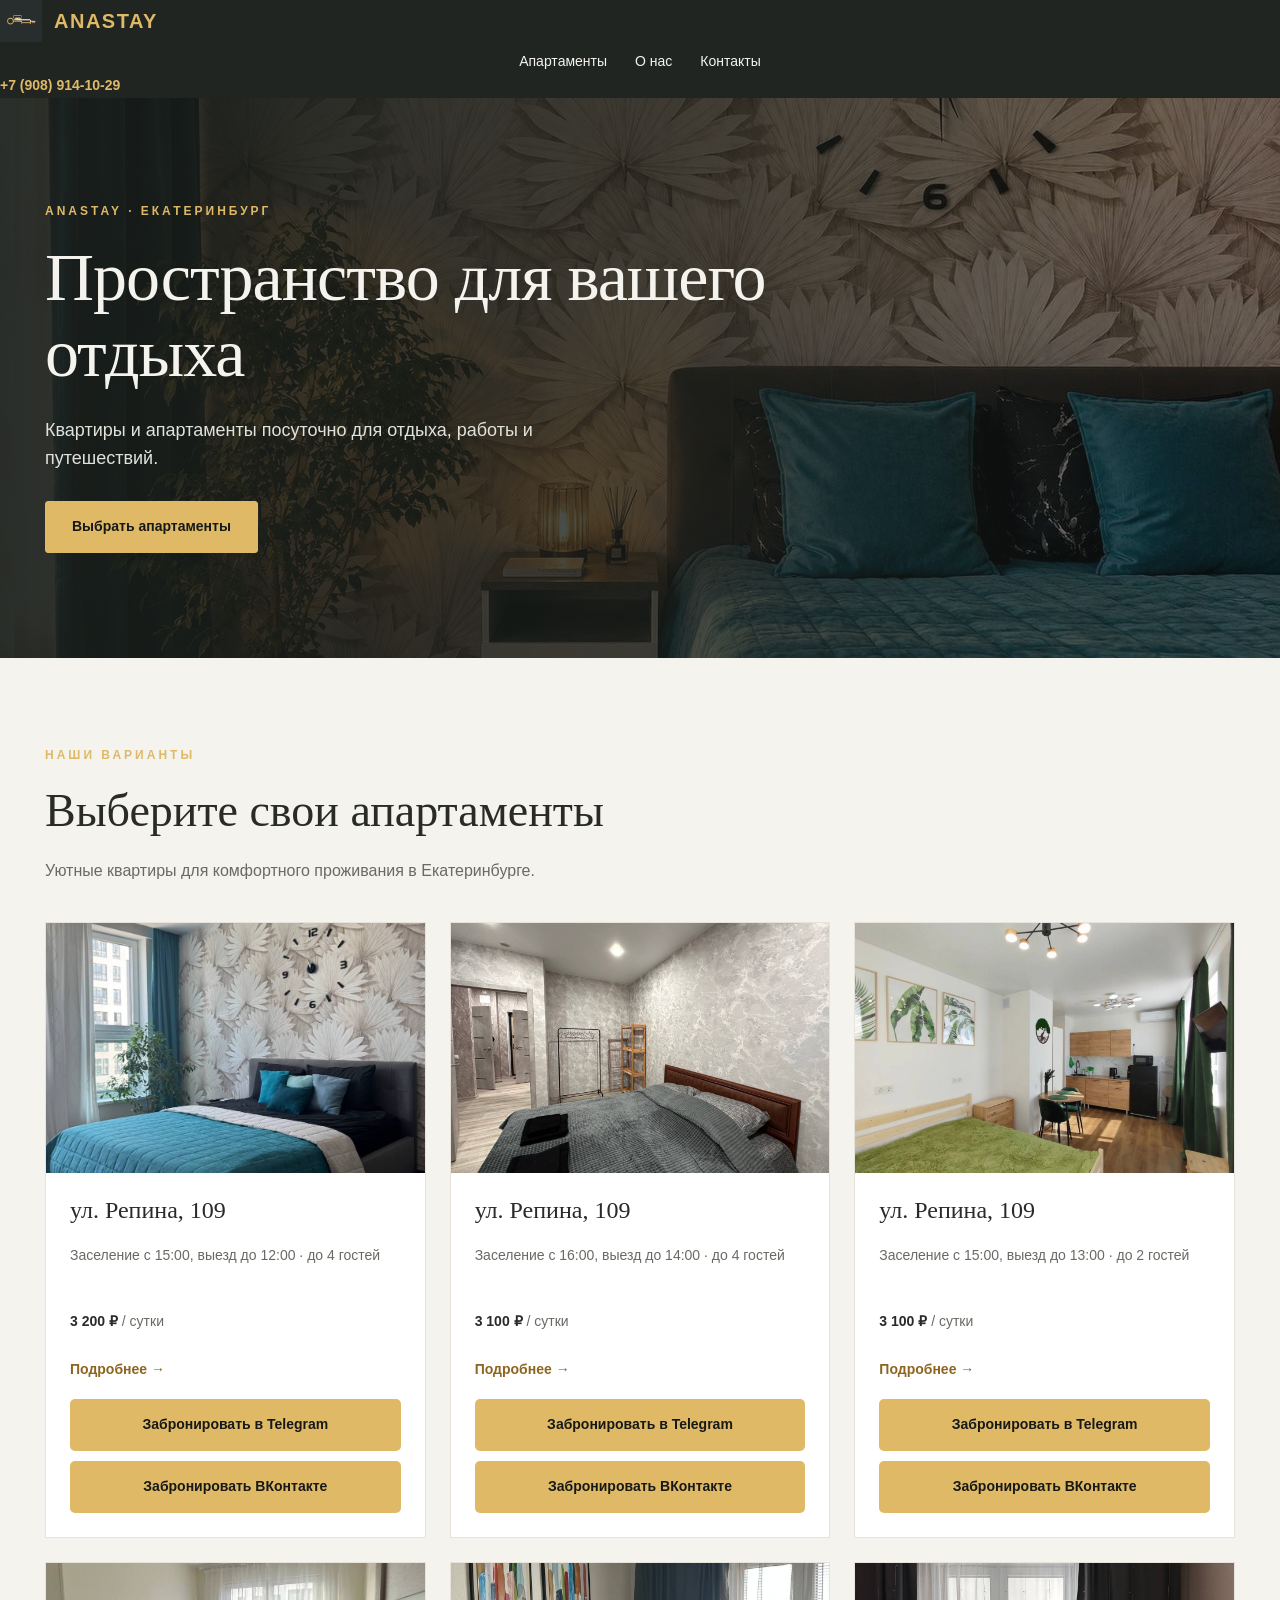
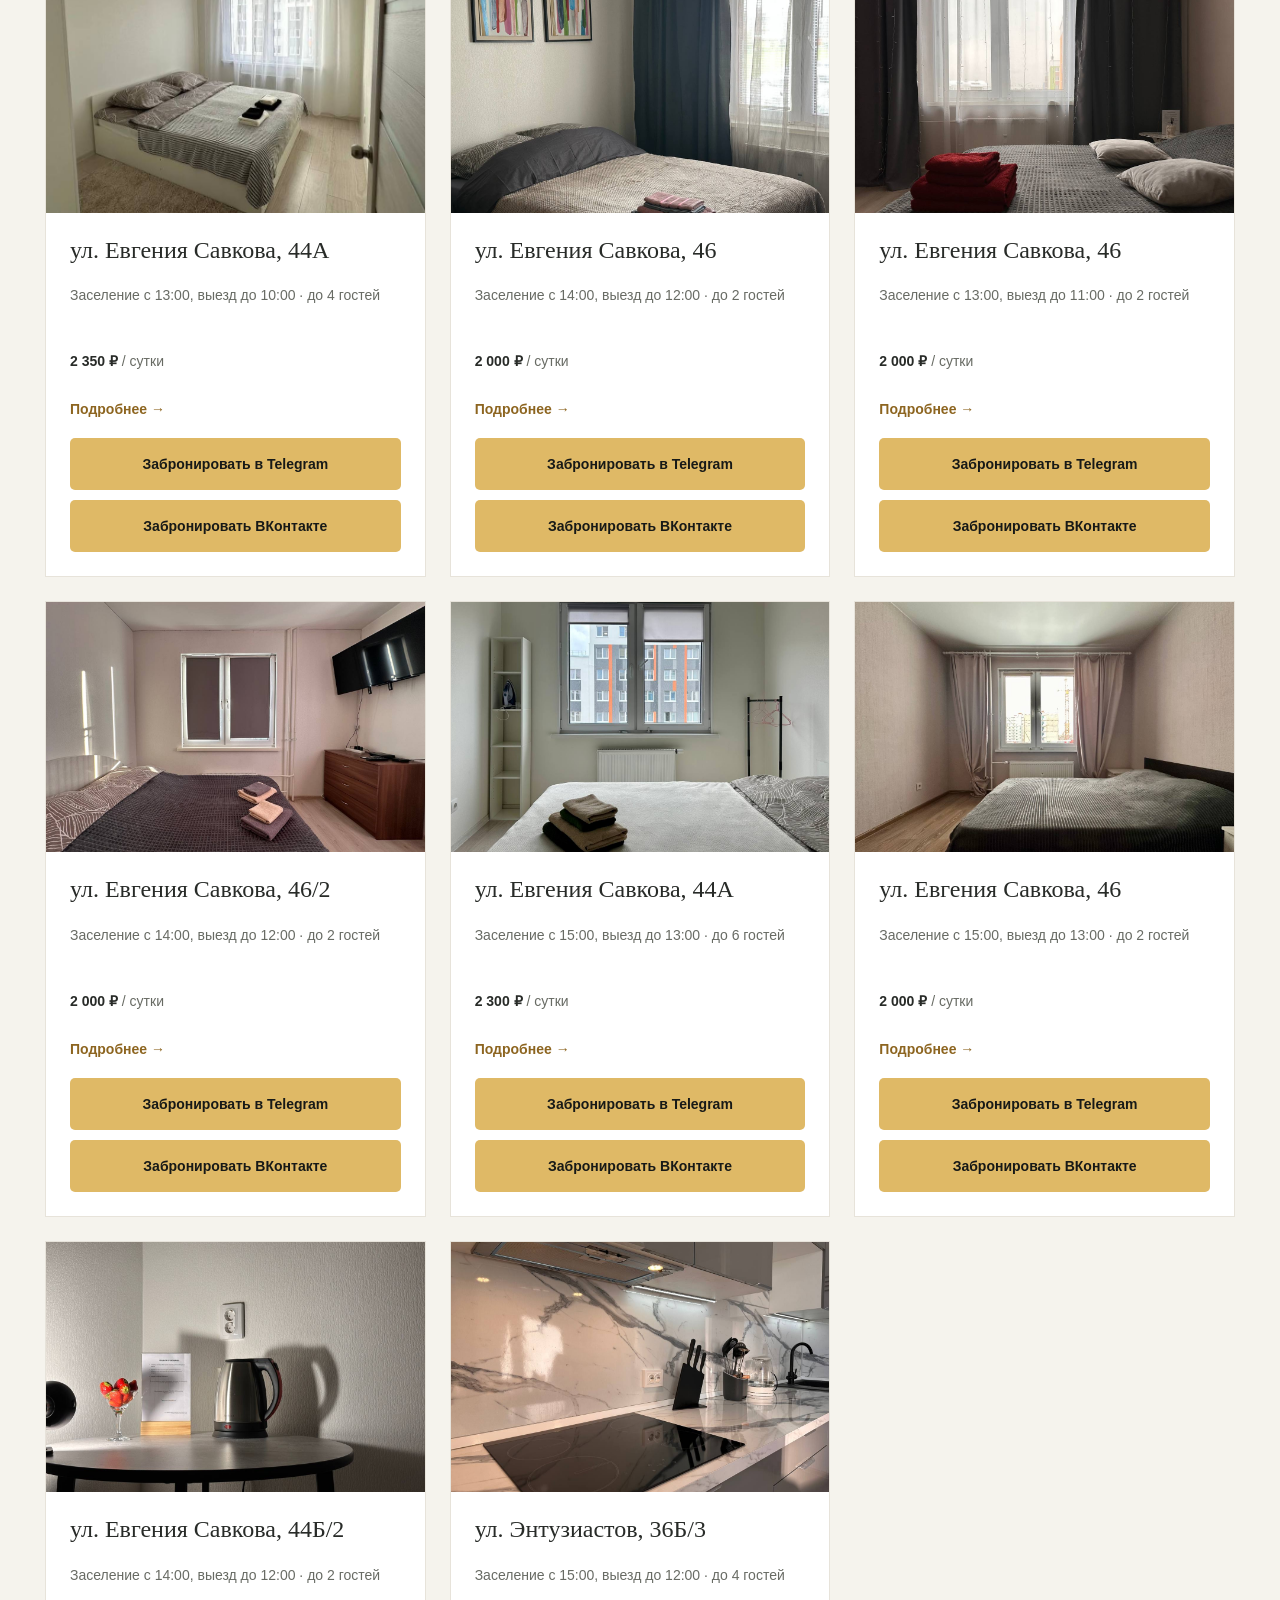
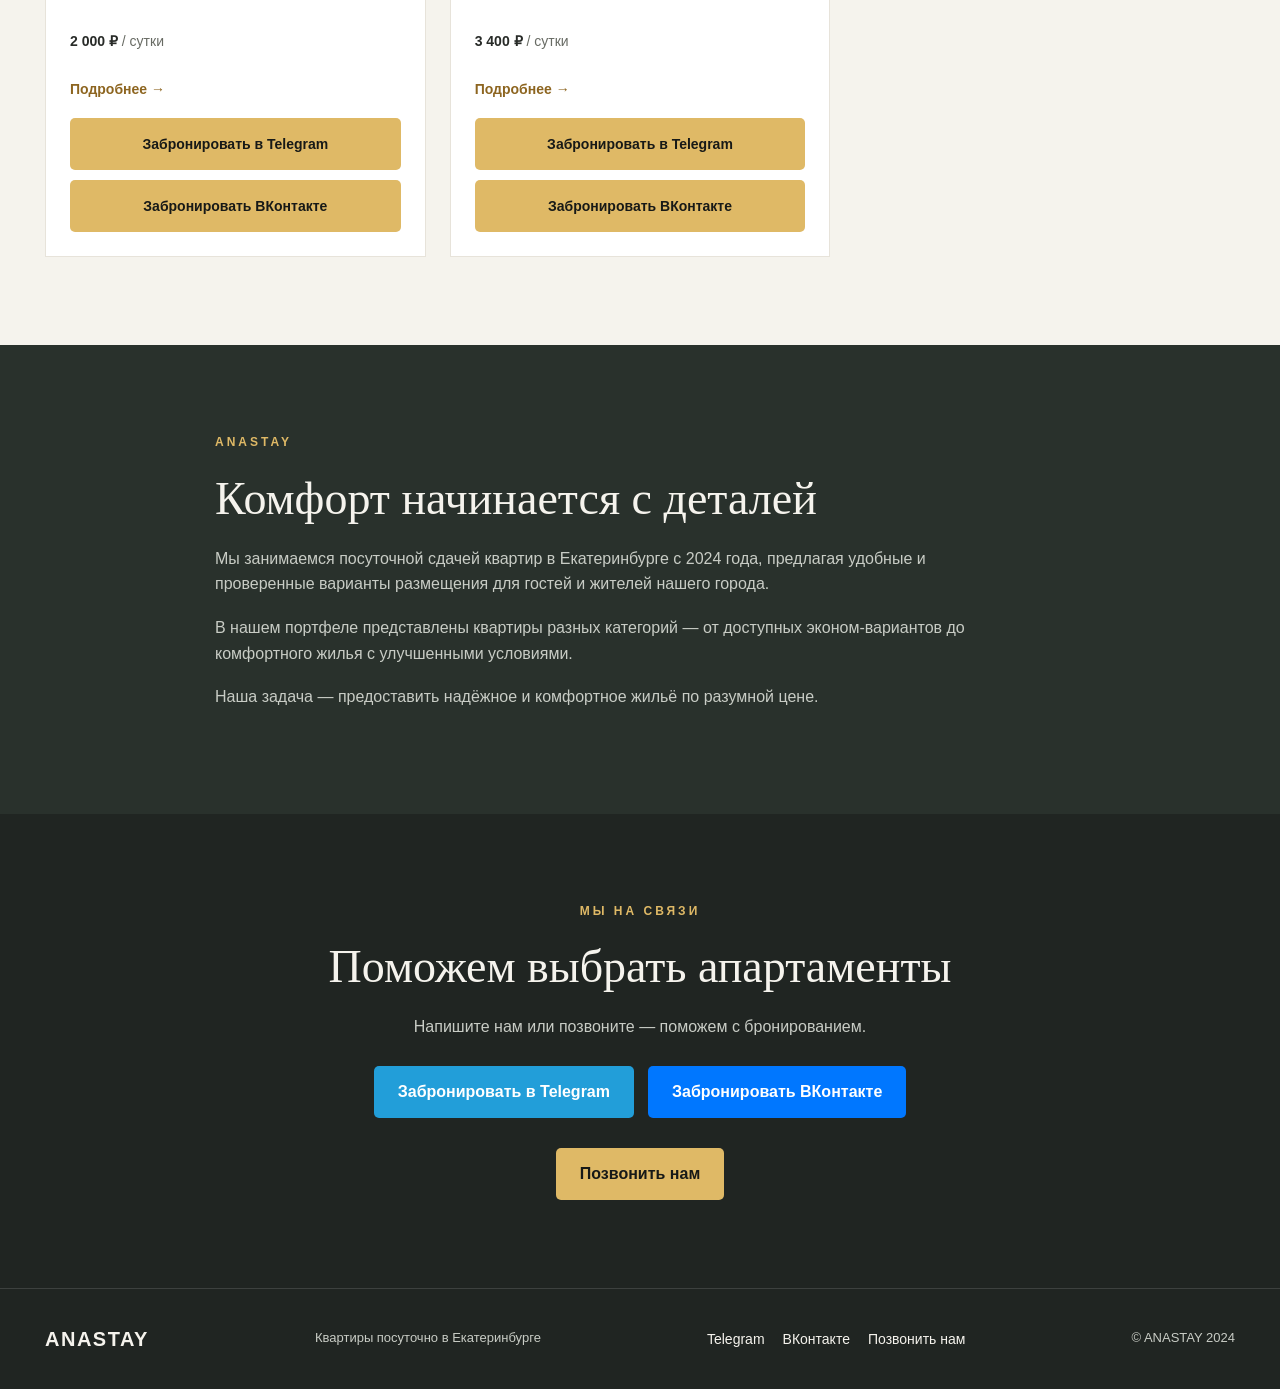
<file: index.html>
<!DOCTYPE html>
<html lang="ru">
<head>
  <meta charset="UTF-8">
  <meta name="viewport" content="width=device-width, initial-scale=1">
  <meta name="theme-color" content="#202522">
  <meta name="description" content="ANASTAY — квартиры посуточно в Екатеринбурге. Выбирайте апартаменты и бронируйте напрямую.">
  <title>ANASTAY — квартиры посуточно в Екатеринбурге</title>
  <link rel="icon" href="logo.png">
  <link rel="stylesheet" href="style.css?v=6">
</head>
<body>

<a class="logo" href="./">
  <img src="logo.png" alt="ANASTAY">
  <span class="logo__text">ANASTAY</span>
</a>

    <nav class="nav">
      <a href="#apartments">Апартаменты</a>
      <a href="#about">О нас</a>
      <a href="#contacts">Контакты</a>
    </nav>

    <a class="header__phone" href="tel:+79089141029">
      +7 (908) 914-10-29
    </a>
  </div>
</header>

<main>
  <section class="hero">
    <div class="container hero__content">
      <p class="eyebrow">ANASTAY · ЕКАТЕРИНБУРГ</p>
      <h1>Пространство для вашего отдыха</h1>
      <p class="hero__text">
        Квартиры и апартаменты посуточно для отдыха,
        работы и путешествий.
      </p>
      <a class="button" href="#apartments">Выбрать апартаменты</a>
    </div>
  </section>

  <section class="apartments section" id="apartments">
    <div class="container">
      <p class="eyebrow">НАШИ ВАРИАНТЫ</p>
      <h2>Выберите свои апартаменты</h2>
      <p class="section__text">
        Уютные квартиры для комфортного проживания в Екатеринбурге.
      </p>

      <div class="apartments__grid" id="apartment-list"></div>
    </div>
  </section>

  <section class="about section" id="about">
    <div class="container about__content">
      <p class="eyebrow">ANASTAY</p>
      <h2>Комфорт начинается с деталей</h2>
        <p>
          Мы занимаемся посуточной сдачей квартир в Екатеринбурге
          с 2024 года, предлагая удобные и проверенные варианты
          размещения для гостей и жителей нашего города.
        </p>
        <p>
          В нашем портфеле представлены квартиры разных категорий —
          от доступных эконом-вариантов до комфортного жилья
          с улучшенными условиями.
        </p>
        <p>
          Наша задача — предоставить надёжное и комфортное жильё
          по разумной цене.
        </p>
    </div>
  </section>

  <section class="contacts section" id="contacts">
    <div class="container contacts__content">
      <p class="eyebrow">МЫ НА СВЯЗИ</p>
      <h2>Поможем выбрать апартаменты</h2>
      <p>Напишите нам или позвоните — поможем с бронированием.</p>

      <div class="contact-buttons">
        <a class="contact-button contact-button--telegram"
           href="https://t.me/nastya_miksonova"
           target="_blank" rel="noopener noreferrer">
          Забронировать в Telegram
        </a>

        <a class="contact-button contact-button--vk"
           href="https://vk.me/write-236946027"
           target="_blank" rel="noopener noreferrer">
          Забронировать ВКонтакте
        </a>
      </div>

      <a class="contact-button contact-button--gold"
         href="tel:+79089141029">
        Позвонить нам
      </a>
    </div>
  </section>
</main>

<footer class="footer">
  <div class="container footer__inner">
    <a class="logo" href="./">ANASTAY</a>
    <p>Квартиры посуточно в Екатеринбурге</p>

    <div class="footer__socials">
      <a href="https://t.me/nastya_miksonova"
         target="_blank" rel="noopener noreferrer">Telegram</a>
      <a href="https://vk.me/write-236946027"
         target="_blank" rel="noopener noreferrer">ВКонтакте</a>
      <a href="tel:+79089141029">Позвонить нам</a>
    </div>

    <p>© ANASTAY 2024</p>
  </div>
</footer>

<script src="script.js?v=6"></script>
</body>
</html>
</file>
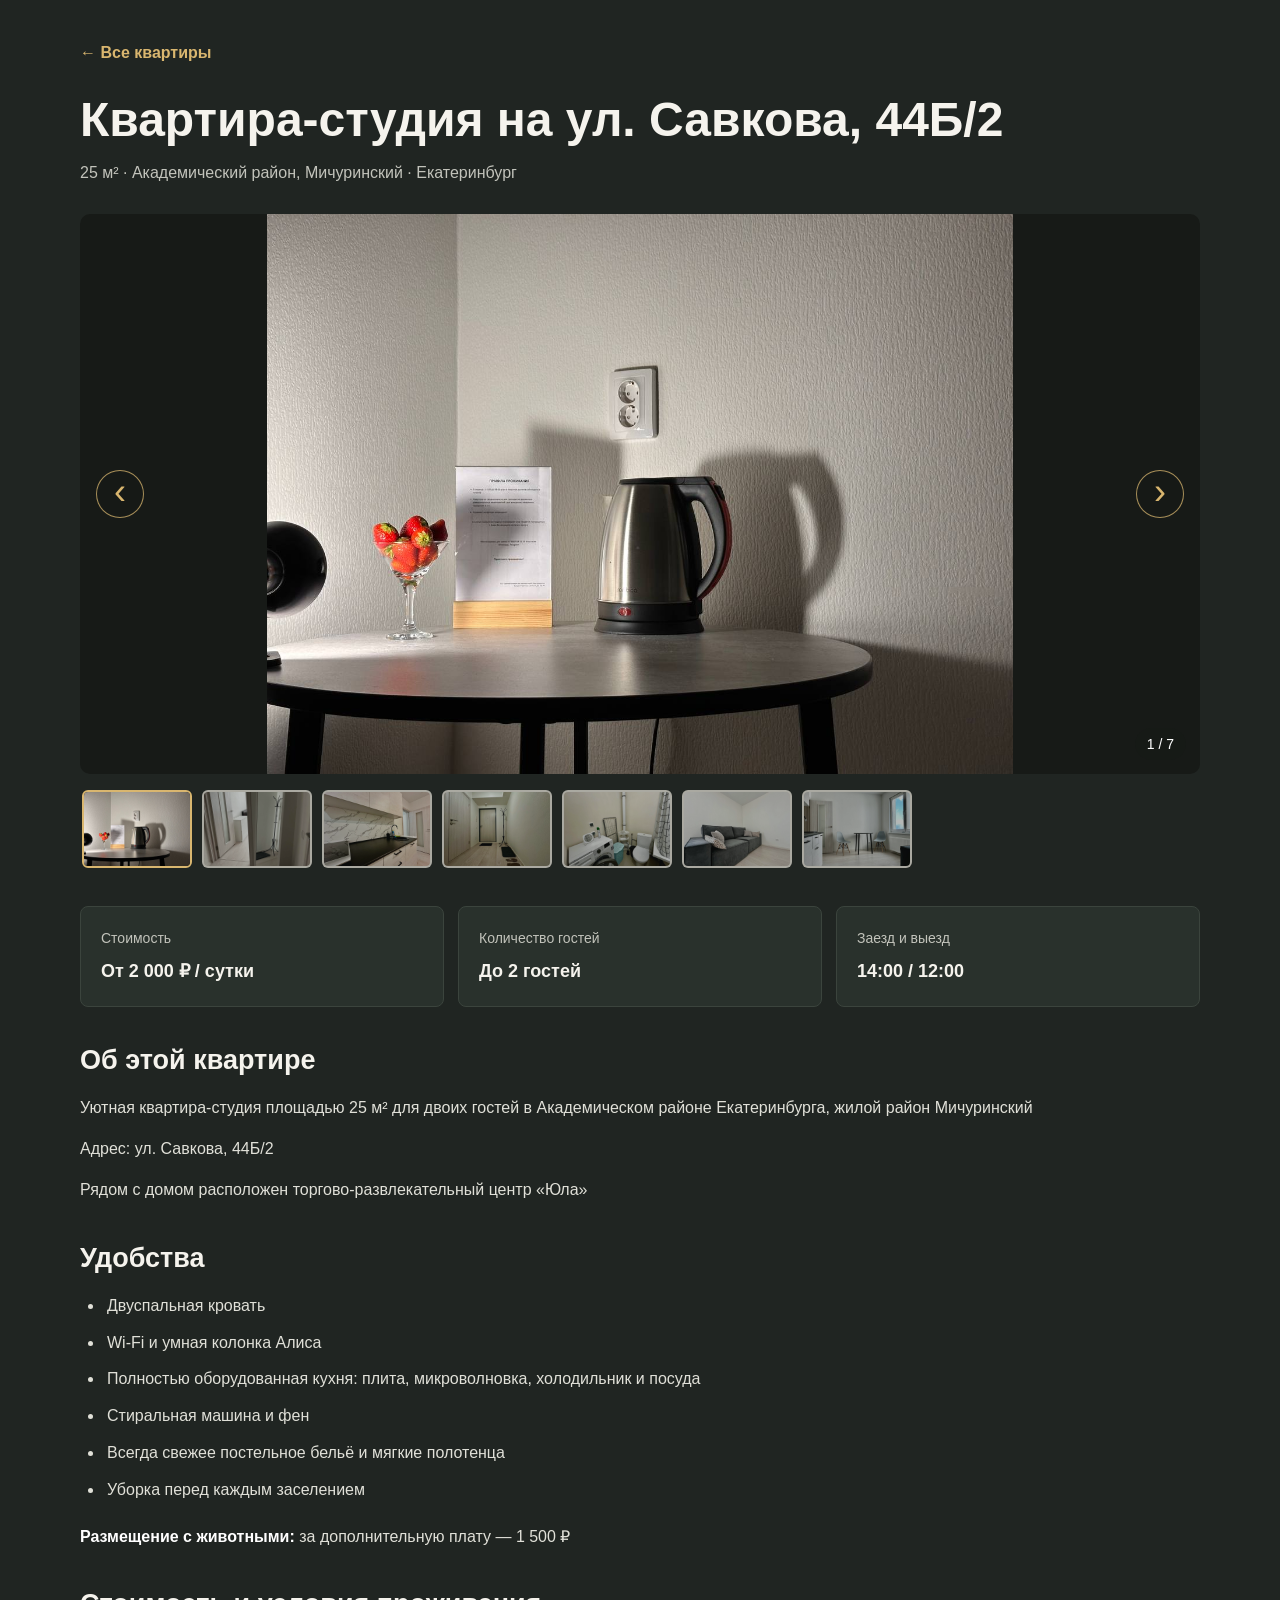
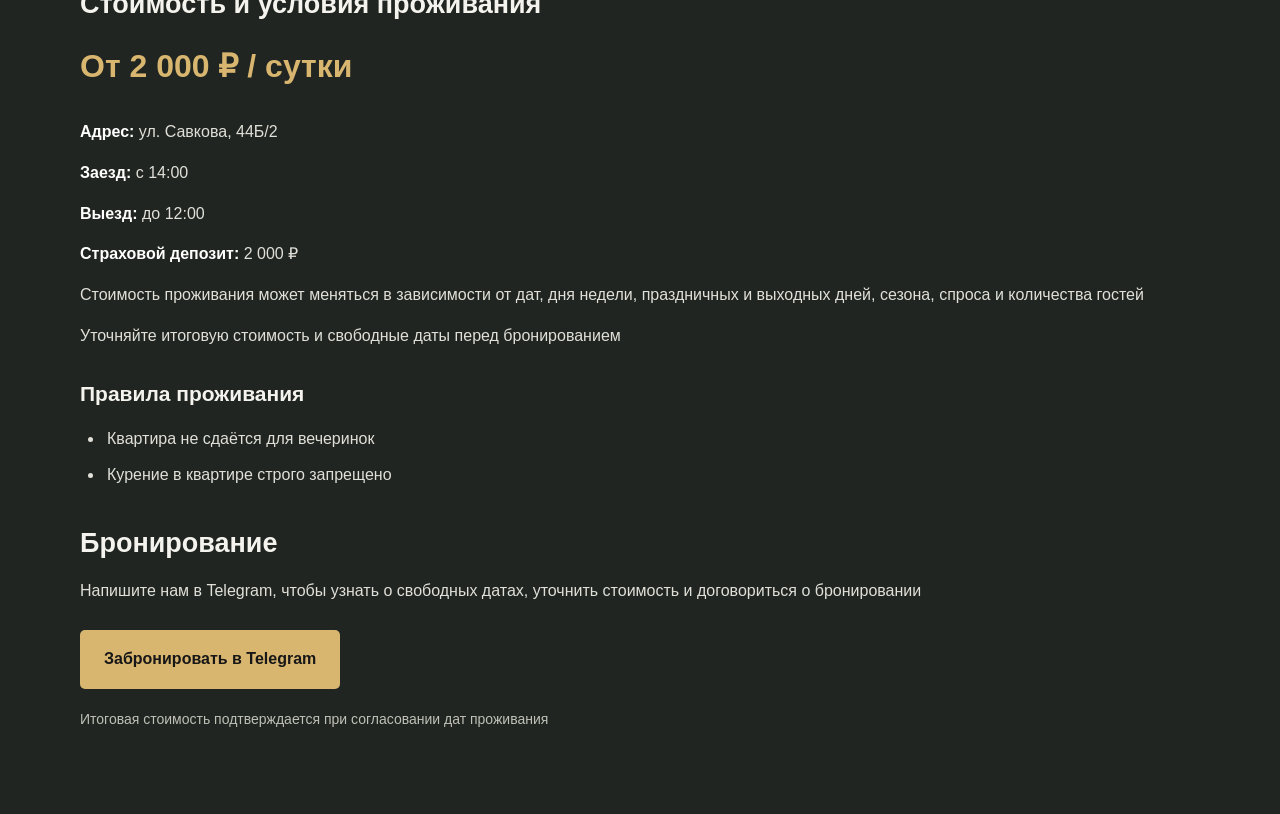
<file: apartment-10.html>
<!DOCTYPE html>
<html lang="ru">
<head>
  <meta charset="UTF-8">
  <meta name="viewport" content="width=device-width, initial-scale=1.0">

  <title>Квартира-студия на ул. Савкова, 44Б/2 — ANASTAY</title>
  <meta name="description" content="Квартира-студия 25 м² для двоих в Академическом районе Екатеринбурга, Мичуринский, ул. Савкова, 44Б/2">

  <link rel="stylesheet" href="style.css">

  <style>
    .apartment-page {
      box-sizing: border-box;
      width: 100%;
      max-width: 1168px;
      margin: 0 auto;
      padding: 40px 24px 70px;
      color: #f5f1e8;
    }

    .apartment-page *,
    .apartment-page *::before,
    .apartment-page *::after {
      box-sizing: border-box;
    }

    .apartment-page .apartment-back {
      display: inline-block;
      margin-bottom: 26px;
      color: #d9b66f;
      text-decoration: none;
      font-weight: 600;
    }

    .apartment-page .apartment-back:hover {
      color: #f2d99d;
    }

    .apartment-page h1 {
      margin: 0 0 12px;
      color: #f5f1e8;
      font-size: clamp(30px, 5vw, 48px);
      line-height: 1.15;
    }

    .apartment-page .apartment-subtitle {
      margin: 0 0 28px;
      color: #c2c3bb;
      line-height: 1.7;
    }

    /* Карусель фотографий */

    .apartment-page .apartment-gallery {
      display: block;
      width: 100%;
      margin: 0 0 26px;
    }

    .apartment-page .gallery-main {
      position: relative;
      display: block;
      width: 100%;
      height: clamp(280px, 52vw, 560px);
      overflow: hidden;
      border-radius: 10px;
      background: #171a17;
    }

    .apartment-page img.apartment-main-photo {
      display: block;
      width: 100%;
      height: 100%;
      min-height: 0;
      margin: 0;
      padding: 0;
      object-fit: contain;
      object-position: center;
      border: 0;
      border-radius: 0;
      background: #171a17;
      cursor: zoom-in;
    }

    .apartment-page .gallery-arrow {
      position: absolute;
      top: 50%;
      z-index: 5;
      display: flex;
      align-items: center;
      justify-content: center;
      width: 48px;
      height: 48px;
      margin: 0;
      padding: 0 0 4px;
      transform: translateY(-50%);
      border: 1px solid rgba(217, 182, 111, 0.75);
      border-radius: 50%;
      background: rgba(23, 26, 23, 0.85);
      color: #d9b66f;
      font-family: Arial, sans-serif;
      font-size: 36px;
      line-height: 1;
      cursor: pointer;
    }

    .apartment-page .gallery-arrow:hover {
      background: #373a31;
    }

    .apartment-page .gallery-prev {
      left: 16px;
      right: auto;
    }

    .apartment-page .gallery-next {
      right: 16px;
      left: auto;
    }

    .apartment-page .gallery-counter {
      position: absolute;
      right: 14px;
      bottom: 14px;
      z-index: 5;
      padding: 7px 12px;
      border-radius: 20px;
      background: rgba(23, 26, 23, 0.85);
      color: #fff;
      font-size: 14px;
      line-height: 1.3;
    }

    .apartment-page .gallery-thumbnails {
      display: flex;
      flex-direction: row;
      flex-wrap: nowrap;
      align-items: center;
      gap: 10px;
      width: 100%;
      margin: 12px 0 0;
      padding: 4px 2px 12px;
      overflow-x: auto;
      overflow-y: hidden;
      overscroll-behavior-x: contain;
      scrollbar-width: thin;
    }

    .apartment-page .gallery-thumbnails img {
      display: block;
      flex: 0 0 110px;
      width: 110px;
      min-width: 110px;
      max-width: 110px;
      height: 78px;
      min-height: 78px;
      max-height: 78px;
      margin: 0;
      padding: 0;
      object-fit: cover;
      object-position: center;
      border: 2px solid transparent;
      border-radius: 6px;
      background: #e5e1d7;
      opacity: 0.7;
      cursor: pointer;
    }

    .apartment-page .gallery-thumbnails img:hover {
      opacity: 0.9;
    }

    .apartment-page .gallery-thumbnails img.active {
      border-color: #d9b66f;
      opacity: 1;
    }

    /* Краткая информация */

    .apartment-page .apartment-info {
      display: grid;
      grid-template-columns: repeat(3, minmax(0, 1fr));
      gap: 14px;
      margin: 26px 0;
    }

    .apartment-page .apartment-info-item {
      min-width: 0;
      padding: 20px;
      border: 1px solid #e6e1d7;
      border-radius: 8px;
      background: #fff;
      color: #292b25;
    }

    .apartment-page .apartment-info-item span {
      display: block;
      margin-bottom: 8px;
      color: #77766f;
      font-size: 14px;
    }

    .apartment-page .apartment-info-item strong {
      color: #292b25;
      font-size: 18px;
    }

    /* Описание и условия */

    .apartment-page .apartment-section {
      margin-top: 36px;
      color: #e8e6de;
      line-height: 1.8;
    }

    .apartment-page .apartment-section h2 {
      margin: 0 0 16px;
      color: #f5f1e8;
      font-size: 27px;
      line-height: 1.3;
    }

    .apartment-page .apartment-section h3 {
      margin: 24px 0 12px;
      color: #f5f1e8;
      font-size: 21px;
    }

    .apartment-page .apartment-section p {
      margin: 0 0 12px;
      color: #e0e0d8;
    }

    .apartment-page .apartment-section ul {
      margin: 10px 0 18px;
      padding-left: 24px;
      color: #e0e0d8;
    }

    .apartment-page .apartment-section li {
      margin-bottom: 8px;
      padding-left: 3px;
    }

    .apartment-page .apartment-section strong {
      color: #fff;
    }

    .apartment-page .apartment-price {
      margin: 12px 0 22px !important;
      color: #d9b66f !important;
      font-size: clamp(25px, 4vw, 32px);
      font-weight: 700;
    }

    .apartment-page .apartment-booking {
      display: inline-block;
      margin-top: 12px;
      padding: 15px 24px;
      border: 0;
      border-radius: 5px;
      background: #d9b66f;
      color: #171717;
      text-decoration: none;
      font-weight: 700;
      transition: background 0.2s ease;
    }

    .apartment-page .apartment-booking:hover {
      background: #c9a45a;
    }

    .apartment-page .apartment-note {
      margin-top: 18px !important;
      color: #bfc1b7 !important;
      font-size: 14px;
    }

    @media (max-width: 650px) {
      .apartment-page {
        padding: 26px 16px 45px;
      }

      .apartment-page .gallery-main {
        height: 300px;
        border-radius: 8px;
      }

      .apartment-page .gallery-arrow {
        width: 40px;
        height: 40px;
        font-size: 30px;
      }

      .apartment-page .gallery-prev {
        left: 10px;
      }

      .apartment-page .gallery-next {
        right: 10px;
      }

      .apartment-page .gallery-thumbnails img {
        flex-basis: 85px;
        width: 85px;
        min-width: 85px;
        max-width: 85px;
        height: 65px;
        min-height: 65px;
        max-height: 65px;
      }

      .apartment-page .apartment-info {
        grid-template-columns: 1fr;
      }

      .apartment-page .apartment-section h2 {
        font-size: 24px;
      }
    }
  </style>
</head>

<body>
  <main class="apartment-page">

    <a class="apartment-back" href="index.html#apartments">← Все квартиры</a>

    <h1>Квартира-студия на ул. Савкова, 44Б/2</h1>

    <p class="apartment-subtitle">
      25 м² · Академический район, Мичуринский · Екатеринбург
    </p>

    <!-- Карусель фотографий -->
    <div class="apartment-gallery">

      <div class="gallery-main">
        <button
          class="gallery-arrow gallery-prev"
          id="gallery-prev"
          type="button"
          aria-label="Предыдущее фото"
        >‹</button>

        <img
          class="apartment-main-photo"
          id="gallery-main"
          src="apartment-10-1.jpg"
          alt="Квартира-студия на улице Савкова, 44Б/2 — фото 1"
        >

        <button
          class="gallery-arrow gallery-next"
          id="gallery-next"
          type="button"
          aria-label="Следующее фото"
        >›</button>

        <div class="gallery-counter" id="gallery-counter">1 / 7</div>
      </div>

      <div class="gallery-thumbnails">
        <img src="apartment-10-1.jpg" alt="Фото 1" data-index="0" class="active">
        <img src="apartment-10-2.jpg" alt="Фото 2" data-index="1">
        <img src="apartment-10-3.jpg" alt="Фото 3" data-index="2">
        <img src="apartment-10-4.jpg" alt="Фото 4" data-index="3">
        <img src="apartment-10-5.jpg" alt="Фото 5" data-index="4">
        <img src="apartment-10-6.jpg" alt="Фото 6" data-index="5">
        <img src="apartment-10-7.jpg" alt="Фото 7" data-index="6">
      </div>

    </div>

    <!-- Краткая информация -->
    <div class="apartment-info">

      <div class="apartment-info-item">
        <span>Стоимость</span>
        <strong>От 2 000 ₽ / сутки</strong>
      </div>

      <div class="apartment-info-item">
        <span>Количество гостей</span>
        <strong>До 2 гостей</strong>
      </div>

      <div class="apartment-info-item">
        <span>Заезд и выезд</span>
        <strong>14:00 / 12:00</strong>
      </div>

    </div>

    <!-- Об объекте -->
    <section class="apartment-section">
      <h2>Об этой квартире</h2>

      <p>
        Уютная квартира-студия площадью 25 м² для двоих гостей
        в Академическом районе Екатеринбурга, жилой район Мичуринский
      </p>

      <p>
        Адрес: ул. Савкова, 44Б/2
      </p>

      <p>
        Рядом с домом расположен торгово-развлекательный центр «Юла»
      </p>
    </section>

    <!-- Удобства -->
    <section class="apartment-section">
      <h2>Удобства</h2>

      <ul>
        <li>Двуспальная кровать</li>
        <li>Wi-Fi и умная колонка Алиса</li>
        <li>
          Полностью оборудованная кухня: плита, микроволновка,
          холодильник и посуда
        </li>
        <li>Стиральная машина и фен</li>
        <li>Всегда свежее постельное бельё и мягкие полотенца</li>
        <li>Уборка перед каждым заселением</li>
      </ul>

      <p>
        <strong>Размещение с животными:</strong>
        за дополнительную плату — 1 500 ₽
      </p>
    </section>

    <!-- Стоимость и условия -->
    <section class="apartment-section">
      <h2>Стоимость и условия проживания</h2>

      <p class="apartment-price">От 2 000 ₽ / сутки</p>

      <p><strong>Адрес:</strong> ул. Савкова, 44Б/2</p>
      <p><strong>Заезд:</strong> с 14:00</p>
      <p><strong>Выезд:</strong> до 12:00</p>
      <p><strong>Страховой депозит:</strong> 2 000 ₽</p>

      <p>
        Стоимость проживания может меняться в зависимости от дат,
        дня недели, праздничных и выходных дней, сезона, спроса
        и количества гостей
      </p>

      <p>
        Уточняйте итоговую стоимость и свободные даты перед бронированием
      </p>

      <h3>Правила проживания</h3>

      <ul>
        <li>Квартира не сдаётся для вечеринок</li>
        <li>Курение в квартире строго запрещено</li>
      </ul>
    </section>

    <!-- Бронирование -->
    <section class="apartment-section">
      <h2>Бронирование</h2>

      <p>
        Напишите нам в Telegram, чтобы узнать о свободных датах,
        уточнить стоимость и договориться о бронировании
      </p>

      <a
        class="apartment-booking"
        href="https://t.me/nastya_miksonova"
        target="_blank"
        rel="noopener noreferrer"
      >Забронировать в Telegram</a>

      <p class="apartment-note">
        Итоговая стоимость подтверждается при согласовании дат проживания
      </p>
    </section>

  </main>

  <script>
    document.addEventListener("DOMContentLoaded", function () {
      const mainPhoto = document.getElementById("gallery-main");
      const thumbnails = Array.from(
        document.querySelectorAll(".gallery-thumbnails img")
      );
      const prevButton = document.getElementById("gallery-prev");
      const nextButton = document.getElementById("gallery-next");
      const counter = document.getElementById("gallery-counter");

      if (
        !mainPhoto ||
        !prevButton ||
        !nextButton ||
        !counter ||
        thumbnails.length === 0
      ) {
        console.error("Карусель: не найдены необходимые элементы");
        return;
      }

      const photos = thumbnails.map(function (thumbnail) {
        return thumbnail.getAttribute("src");
      });

      let currentIndex = 0;

      function showPhoto(index) {
        currentIndex = (index + photos.length) % photos.length;

        mainPhoto.src = photos[currentIndex];
        mainPhoto.alt =
          "Квартира-студия на улице Савкова, 44Б/2 — фото " +
          (currentIndex + 1);

        thumbnails.forEach(function (thumbnail, i) {
          const active = i === currentIndex;
          thumbnail.classList.toggle("active", active);

          if (active) {
            thumbnail.setAttribute("aria-current", "true");
          } else {
            thumbnail.removeAttribute("aria-current");
          }
        });

        counter.textContent =
          (currentIndex + 1) + " / " + photos.length;
      }

      prevButton.addEventListener("click", function () {
        showPhoto(currentIndex - 1);
      });

      nextButton.addEventListener("click", function () {
        showPhoto(currentIndex + 1);
      });

      thumbnails.forEach(function (thumbnail, index) {
        thumbnail.addEventListener("click", function () {
          showPhoto(index);
        });
      });

      document.addEventListener("keydown", function (event) {
        if (event.key === "ArrowLeft") {
          showPhoto(currentIndex - 1);
        } else if (event.key === "ArrowRight") {
          showPhoto(currentIndex + 1);
        }
      });

      mainPhoto.addEventListener("click", function () {
        window.open(photos[currentIndex], "_blank", "noopener");
      });

      mainPhoto.addEventListener("error", function () {
        mainPhoto.alt =
          "Не удалось загрузить фото. Проверьте имя файла в папке images";
      });

      showPhoto(0);
    });
  </script>
</body>
</html>
</file>
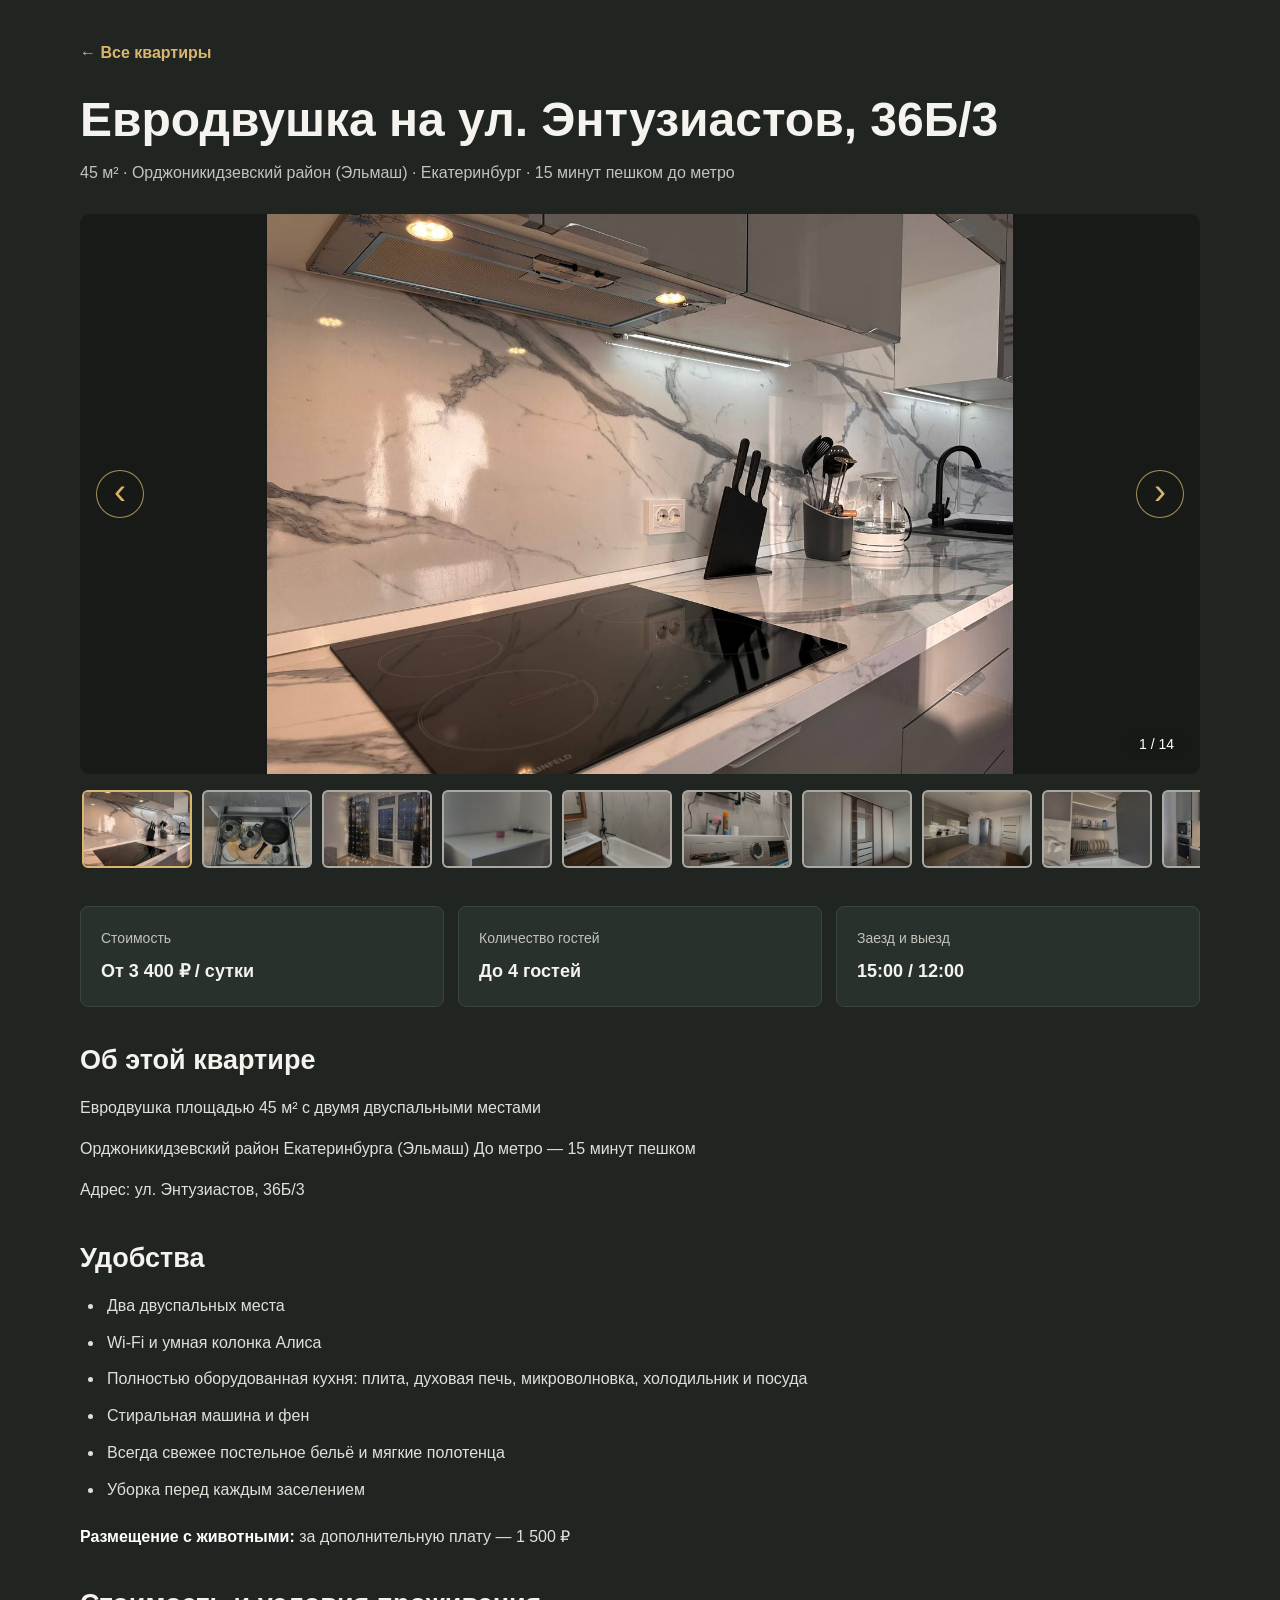
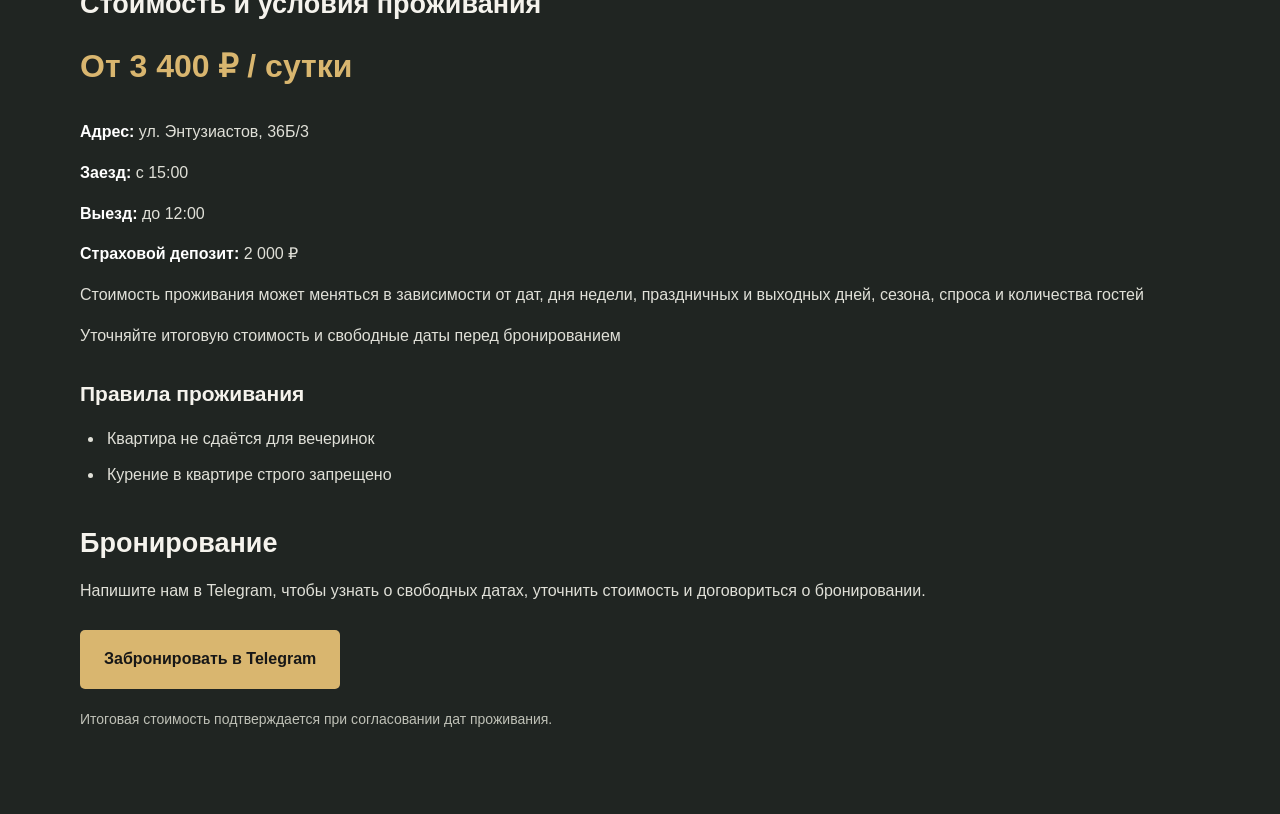
<file: apartment-11.html>
<!DOCTYPE html>
<html lang="ru">
<head>
  <meta charset="UTF-8">
  <meta name="viewport" content="width=device-width, initial-scale=1.0">

  <title>Евродвушка на ул. Энтузиастов, 36Б/3 — ANASTAY</title>
  <meta name="description" content="Евродвушка 45 м² на ул. Энтузиастов, 36Б/3 в Екатеринбурге. Два двуспальных места, Wi-Fi, умная колонка Алиса.">

  <link rel="stylesheet" href="style.css">

  <style>
    .apartment-page {
      box-sizing: border-box;
      width: 100%;
      max-width: 1168px;
      margin: 0 auto;
      padding: 40px 24px 70px;
      color: #f5f1e8;
    }

    .apartment-page *,
    .apartment-page *::before,
    .apartment-page *::after {
      box-sizing: border-box;
    }

    .apartment-page .apartment-back {
      display: inline-block;
      margin-bottom: 26px;
      color: #d9b66f;
      text-decoration: none;
      font-weight: 600;
    }

    .apartment-page .apartment-back:hover {
      color: #f2d99d;
    }

    .apartment-page h1 {
      margin: 0 0 12px;
      color: #f5f1e8;
      font-size: clamp(30px, 5vw, 48px);
      line-height: 1.15;
    }

    .apartment-page .apartment-subtitle {
      margin: 0 0 28px;
      color: #c2c3bb;
      line-height: 1.7;
    }

    /* Карусель фотографий */

    .apartment-page .apartment-gallery {
      display: block;
      width: 100%;
      margin: 0 0 26px;
    }

    .apartment-page .gallery-main {
      position: relative;
      display: block;
      width: 100%;
      height: clamp(280px, 52vw, 560px);
      overflow: hidden;
      border-radius: 10px;
      background: #171a17;
    }

    .apartment-page img.apartment-main-photo {
      display: block;
      width: 100%;
      height: 100%;
      min-height: 0;
      margin: 0;
      padding: 0;
      object-fit: contain;
      object-position: center;
      border: 0;
      border-radius: 0;
      background: #171a17;
      cursor: zoom-in;
    }

    .apartment-page .gallery-arrow {
      position: absolute;
      top: 50%;
      z-index: 5;
      display: flex;
      align-items: center;
      justify-content: center;
      width: 48px;
      height: 48px;
      margin: 0;
      padding: 0 0 4px;
      transform: translateY(-50%);
      border: 1px solid rgba(217, 182, 111, 0.75);
      border-radius: 50%;
      background: rgba(23, 26, 23, 0.85);
      color: #d9b66f;
      font-family: Arial, sans-serif;
      font-size: 36px;
      line-height: 1;
      cursor: pointer;
    }

    .apartment-page .gallery-arrow:hover {
      background: #373a31;
    }

    .apartment-page .gallery-prev {
      left: 16px;
      right: auto;
    }

    .apartment-page .gallery-next {
      right: 16px;
      left: auto;
    }

    .apartment-page .gallery-counter {
      position: absolute;
      right: 14px;
      bottom: 14px;
      z-index: 5;
      padding: 7px 12px;
      border-radius: 20px;
      background: rgba(23, 26, 23, 0.85);
      color: #fff;
      font-size: 14px;
      line-height: 1.3;
    }

    .apartment-page .gallery-thumbnails {
      display: flex;
      flex-direction: row;
      flex-wrap: nowrap;
      align-items: center;
      gap: 10px;
      width: 100%;
      margin: 12px 0 0;
      padding: 4px 2px 12px;
      overflow-x: auto;
      overflow-y: hidden;
      overscroll-behavior-x: contain;
      scrollbar-width: thin;
    }

    .apartment-page .gallery-thumbnails img {
      display: block;
      flex: 0 0 110px;
      width: 110px;
      min-width: 110px;
      max-width: 110px;
      height: 78px;
      min-height: 78px;
      max-height: 78px;
      margin: 0;
      padding: 0;
      object-fit: cover;
      object-position: center;
      border: 2px solid transparent;
      border-radius: 6px;
      background: #e5e1d7;
      opacity: 0.7;
      cursor: pointer;
    }

    .apartment-page .gallery-thumbnails img:hover {
      opacity: 0.9;
    }

    .apartment-page .gallery-thumbnails img.active {
      border-color: #d9b66f;
      opacity: 1;
    }

    /* Краткая информация */

    .apartment-page .apartment-info {
      display: grid;
      grid-template-columns: repeat(3, minmax(0, 1fr));
      gap: 14px;
      margin: 26px 0;
    }

    .apartment-page .apartment-info-item {
      min-width: 0;
      padding: 20px;
      border: 1px solid #e6e1d7;
      border-radius: 8px;
      background: #fff;
      color: #292b25;
    }

    .apartment-page .apartment-info-item span {
      display: block;
      margin-bottom: 8px;
      color: #77766f;
      font-size: 14px;
    }

    .apartment-page .apartment-info-item strong {
      color: #292b25;
      font-size: 18px;
    }

    /* Описание и условия */

    .apartment-page .apartment-section {
      margin-top: 36px;
      color: #e8e6de;
      line-height: 1.8;
    }

    .apartment-page .apartment-section h2 {
      margin: 0 0 16px;
      color: #f5f1e8;
      font-size: 27px;
      line-height: 1.3;
    }

    .apartment-page .apartment-section h3 {
      margin: 24px 0 12px;
      color: #f5f1e8;
      font-size: 21px;
    }

    .apartment-page .apartment-section p {
      margin: 0 0 12px;
      color: #e0e0d8;
    }

    .apartment-page .apartment-section ul {
      margin: 10px 0 18px;
      padding-left: 24px;
      color: #e0e0d8;
    }

    .apartment-page .apartment-section li {
      margin-bottom: 8px;
      padding-left: 3px;
    }

    .apartment-page .apartment-section strong {
      color: #fff;
    }

    .apartment-page .apartment-price {
      margin: 12px 0 22px !important;
      color: #d9b66f !important;
      font-size: clamp(25px, 4vw, 32px);
      font-weight: 700;
    }

    .apartment-page .apartment-booking {
      display: inline-block;
      margin-top: 12px;
      padding: 15px 24px;
      border: 0;
      border-radius: 5px;
      background: #d9b66f;
      color: #171717;
      text-decoration: none;
      font-weight: 700;
      transition: background 0.2s ease;
    }

    .apartment-page .apartment-booking:hover {
      background: #c9a45a;
    }

    .apartment-page .apartment-note {
      margin-top: 18px !important;
      color: #bfc1b7 !important;
      font-size: 14px;
    }

    @media (max-width: 650px) {
      .apartment-page {
        padding: 26px 16px 45px;
      }

      .apartment-page .gallery-main {
        height: 300px;
        border-radius: 8px;
      }

      .apartment-page .gallery-arrow {
        width: 40px;
        height: 40px;
        font-size: 30px;
      }

      .apartment-page .gallery-prev {
        left: 10px;
      }

      .apartment-page .gallery-next {
        right: 10px;
      }

      .apartment-page .gallery-thumbnails img {
        flex-basis: 85px;
        width: 85px;
        min-width: 85px;
        max-width: 85px;
        height: 65px;
        min-height: 65px;
        max-height: 65px;
      }

      .apartment-page .apartment-info {
        grid-template-columns: 1fr;
      }

      .apartment-page .apartment-section h2 {
        font-size: 24px;
      }
    }
  </style>
</head>

<body>
  <main class="apartment-page">

    <a class="apartment-back" href="index.html#apartments">← Все квартиры</a>

    <h1>Евродвушка на ул. Энтузиастов, 36Б/3</h1>

    <p class="apartment-subtitle">
      45 м² · Орджоникидзевский район (Эльмаш) · Екатеринбург · 15 минут пешком до метро
    </p>

    <!-- Карусель фотографий -->
    <div class="apartment-gallery">

      <div class="gallery-main">
        <button
          class="gallery-arrow gallery-prev"
          id="gallery-prev"
          type="button"
          aria-label="Предыдущее фото"
        >‹</button>

        <img
          class="apartment-main-photo"
          id="gallery-main"
          src="apartment-11-1.jpg"
          alt="Евродвушка на улице Энтузиастов, 36Б/3 — фото 1"
        >

        <button
          class="gallery-arrow gallery-next"
          id="gallery-next"
          type="button"
          aria-label="Следующее фото"
        >›</button>

        <div class="gallery-counter" id="gallery-counter">1 / 14</div>
      </div>

      <div class="gallery-thumbnails">
        <img src="apartment-11-1.jpg" alt="Фото 1" data-index="0" class="active">
        <img src="apartment-11-2.jpg" alt="Фото 2" data-index="1">
        <img src="apartment-11-3.jpg" alt="Фото 3" data-index="2">
        <img src="apartment-11-4.jpg" alt="Фото 4" data-index="3">
        <img src="apartment-11-5.jpg" alt="Фото 5" data-index="4">
        <img src="apartment-11-6.jpg" alt="Фото 6" data-index="5">
        <img src="apartment-11-7.jpg" alt="Фото 7" data-index="6">
        <img src="apartment-11-8.jpg" alt="Фото 8" data-index="7">
        <img src="apartment-11-9.jpg" alt="Фото 9" data-index="8">
        <img src="apartment-11-10.jpg" alt="Фото 10" data-index="9">
        <img src="apartment-11-11.jpg" alt="Фото 11" data-index="10">
        <img src="apartment-11-12.jpg" alt="Фото 12" data-index="11">
        <img src="apartment-11-13.jpg" alt="Фото 13" data-index="12">
        <img src="apartment-11-14.jpg" alt="Фото 14" data-index="13">
      </div>

    </div>

    <!-- Краткая информация -->
    <div class="apartment-info">

      <div class="apartment-info-item">
        <span>Стоимость</span>
        <strong>От 3 400 ₽ / сутки</strong>
      </div>

      <div class="apartment-info-item">
        <span>Количество гостей</span>
        <strong>До 4 гостей</strong>
      </div>

      <div class="apartment-info-item">
        <span>Заезд и выезд</span>
        <strong>15:00 / 12:00</strong>
      </div>

    </div>

    <!-- Об объекте -->
    <section class="apartment-section">
      <h2>Об этой квартире</h2>

      <p>
        Евродвушка площадью 45 м² с двумя двуспальными местами
      </p>

      <p>
        Орджоникидзевский район Екатеринбурга (Эльмаш)
        До метро — 15 минут пешком
      </p>

      <p>
        Адрес: ул. Энтузиастов, 36Б/3
      </p>
    </section>

    <!-- Удобства -->
    <section class="apartment-section">
      <h2>Удобства</h2>

      <ul>
        <li>Два двуспальных места</li>
        <li>Wi-Fi и умная колонка Алиса</li>
        <li>Полностью оборудованная кухня: плита, духовая печь, микроволновка, холодильник и посуда</li>
        <li>Стиральная машина и фен</li>
        <li>Всегда свежее постельное бельё и мягкие полотенца</li>
        <li>Уборка перед каждым заселением</li>
      </ul>

      <p>
        <strong>Размещение с животными:</strong>
        за дополнительную плату — 1 500 ₽
      </p>
    </section>

    <!-- Стоимость и условия -->
    <section class="apartment-section">
      <h2>Стоимость и условия проживания</h2>

      <p class="apartment-price">От 3 400 ₽ / сутки</p>

      <p><strong>Адрес:</strong> ул. Энтузиастов, 36Б/3</p>
      <p><strong>Заезд:</strong> с 15:00</p>
      <p><strong>Выезд:</strong> до 12:00</p>
      <p><strong>Страховой депозит:</strong> 2 000 ₽</p>

      <p>
        Стоимость проживания может меняться в зависимости от дат,
        дня недели, праздничных и выходных дней, сезона, спроса
        и количества гостей
      </p>

      <p>
        Уточняйте итоговую стоимость и свободные даты перед бронированием
      </p>

      <h3>Правила проживания</h3>

      <ul>
        <li>Квартира не сдаётся для вечеринок</li>
        <li>Курение в квартире строго запрещено</li>
      </ul>
    </section>

    <!-- Бронирование -->
    <section class="apartment-section">
      <h2>Бронирование</h2>

      <p>
        Напишите нам в Telegram, чтобы узнать о свободных датах,
        уточнить стоимость и договориться о бронировании.
      </p>

      <a
        class="apartment-booking"
        href="https://t.me/nastya_miksonova"
        target="_blank"
        rel="noopener noreferrer"
      >Забронировать в Telegram</a>

      <p class="apartment-note">
        Итоговая стоимость подтверждается при согласовании дат проживания.
      </p>
    </section>

  </main>

  <script>
    document.addEventListener("DOMContentLoaded", function () {
      const mainPhoto = document.getElementById("gallery-main");
      const thumbnails = Array.from(
        document.querySelectorAll(".gallery-thumbnails img")
      );
      const prevButton = document.getElementById("gallery-prev");
      const nextButton = document.getElementById("gallery-next");
      const counter = document.getElementById("gallery-counter");

      if (
        !mainPhoto ||
        !prevButton ||
        !nextButton ||
        !counter ||
        thumbnails.length === 0
      ) {
        console.error("Карусель: не найдены необходимые элементы");
        return;
      }

      const photos = thumbnails.map(function (thumbnail) {
        return thumbnail.getAttribute("src");
      });

      let currentIndex = 0;

      function showPhoto(index) {
        currentIndex = (index + photos.length) % photos.length;

        mainPhoto.src = photos[currentIndex];
        mainPhoto.alt =
          "Евродвушка на улице Энтузиастов, 36Б/3 — фото " +
          (currentIndex + 1);

        thumbnails.forEach(function (thumbnail, i) {
          const active = i === currentIndex;
          thumbnail.classList.toggle("active", active);

          if (active) {
            thumbnail.setAttribute("aria-current", "true");
          } else {
            thumbnail.removeAttribute("aria-current");
          }
        });

        counter.textContent =
          (currentIndex + 1) + " / " + photos.length;
      }

      prevButton.addEventListener("click", function () {
        showPhoto(currentIndex - 1);
      });

      nextButton.addEventListener("click", function () {
        showPhoto(currentIndex + 1);
      });

      thumbnails.forEach(function (thumbnail, index) {
        thumbnail.addEventListener("click", function () {
          showPhoto(index);
        });
      });

      document.addEventListener("keydown", function (event) {
        if (event.key === "ArrowLeft") {
          showPhoto(currentIndex - 1);
        } else if (event.key === "ArrowRight") {
          showPhoto(currentIndex + 1);
        }
      });

      mainPhoto.addEventListener("click", function () {
        window.open(photos[currentIndex], "_blank", "noopener");
      });

      mainPhoto.addEventListener("error", function () {
        mainPhoto.alt =
          "Не удалось загрузить фото. Проверьте имя файла в папке images";
      });

      showPhoto(0);
    });
  </script>
</body>
</html>
</file>
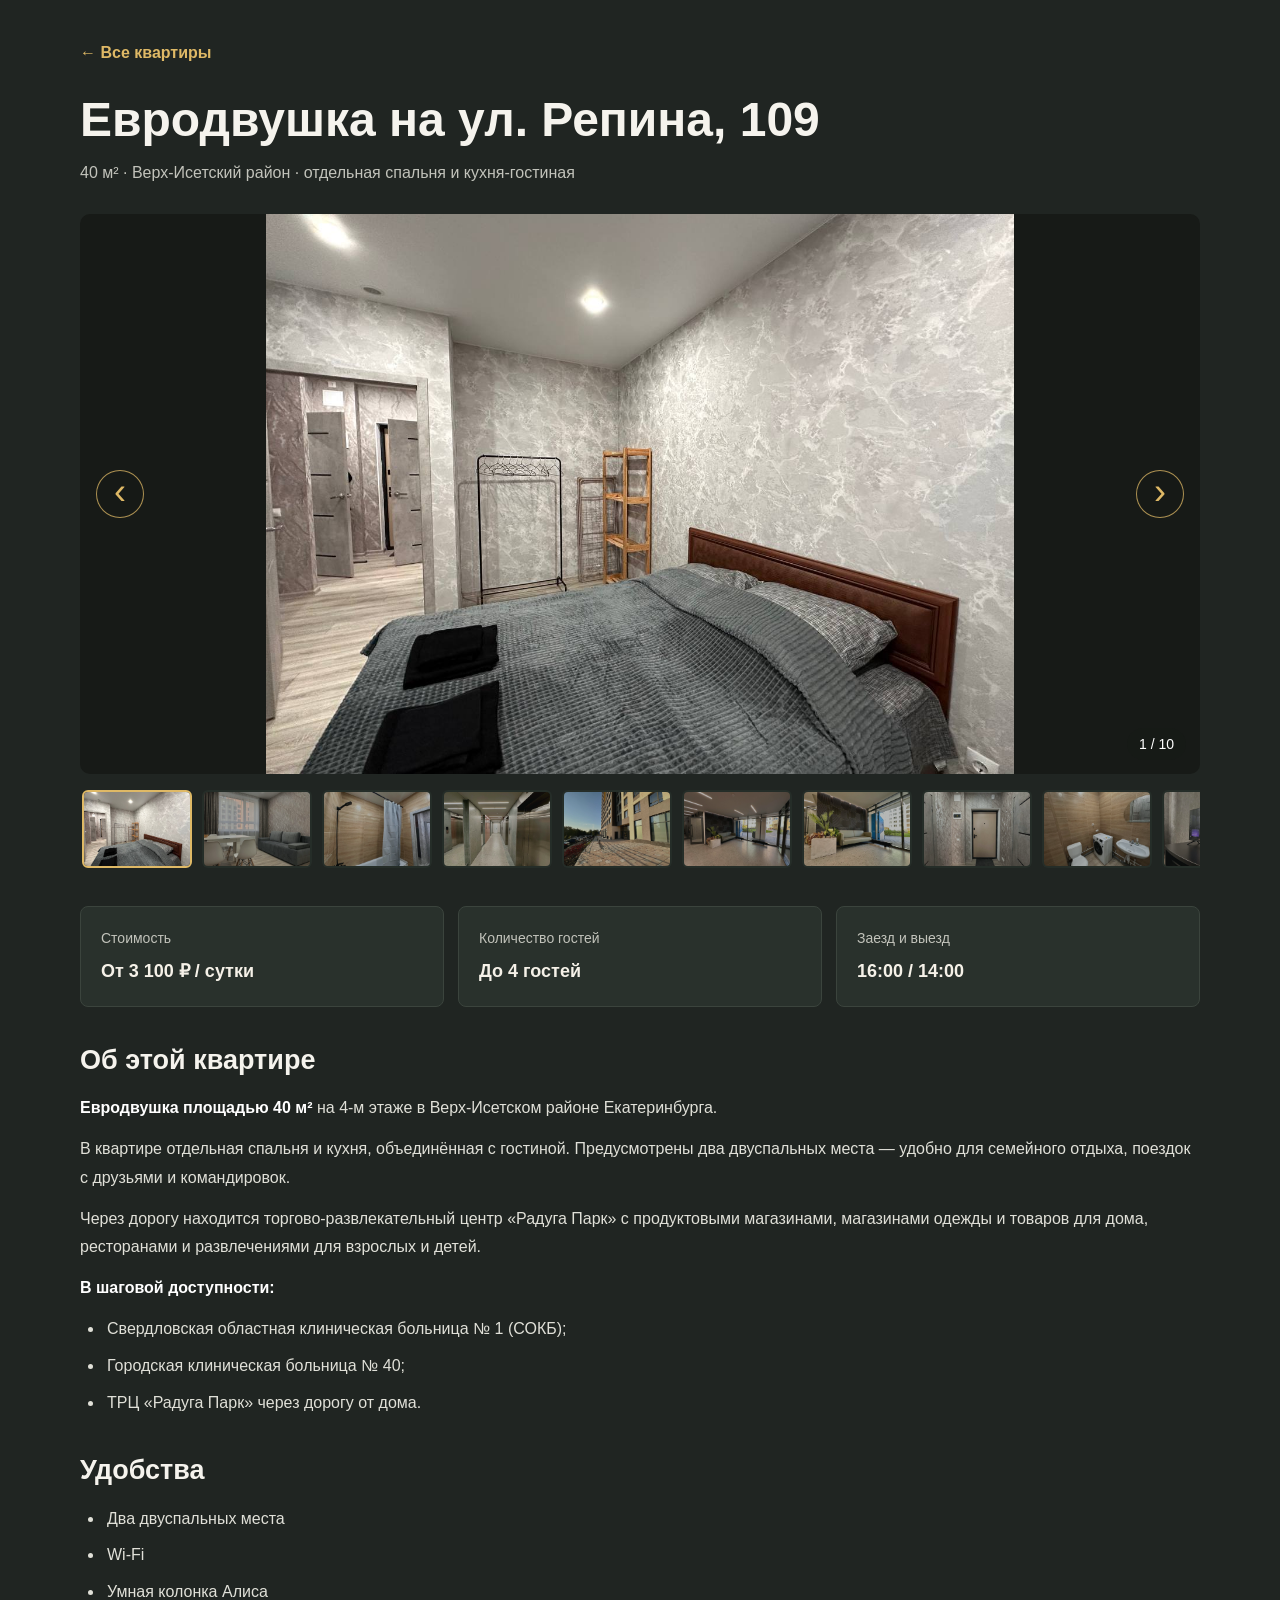
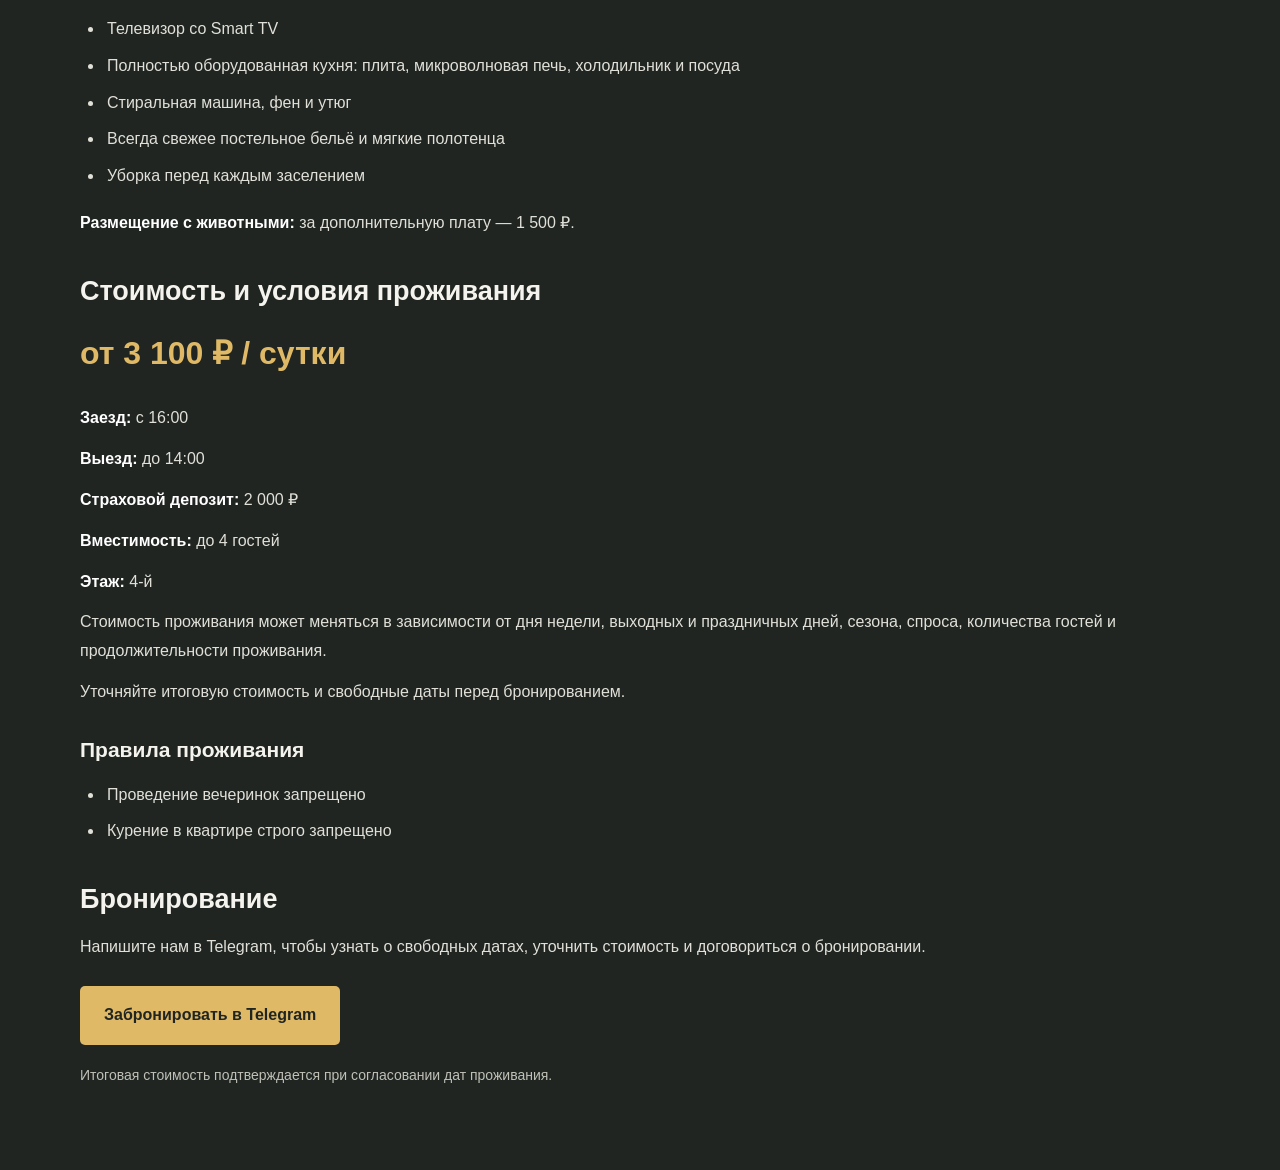
<file: apartment-2.html>
<!DOCTYPE html>
<html lang="ru">
<head>
  <meta charset="UTF-8">
  <meta name="viewport" content="width=device-width, initial-scale=1.0">
  <meta name="theme-color" content="#202522">
  <title>Евродвушка 40 м² — ANASTAY</title>
  <meta name="description" content="Евродвушка 40 м² в Верх-Исетском районе Екатеринбурга, рядом с ТРЦ Радуга Парк. Два двуспальных места, Smart TV, Wi-Fi.">
  <link rel="stylesheet" href="style.css">

  <style>
    body {
      margin: 0;
      background: #202522 !important;
      color: #f5f1e8;
    }

    .apartment-page {
      box-sizing: border-box;
      width: 100%;
      max-width: 1168px;
      margin: 0 auto;
      padding: 40px 24px 70px;
      color: #f5f1e8;
    }

    .apartment-page *,
    .apartment-page *::before,
    .apartment-page *::after {
      box-sizing: border-box;
    }

    .apartment-page .apartment-back {
      display: inline-block;
      margin-bottom: 26px;
      color: #dfb966;
      text-decoration: none;
      font-weight: 600;
    }

    .apartment-page .apartment-back:hover {
      color: #f2d99d;
    }

    .apartment-page h1 {
      margin: 0 0 12px;
      color: #f5f1e8;
      font-size: clamp(30px, 5vw, 48px);
      line-height: 1.15;
    }

    .apartment-page .apartment-subtitle {
      margin: 0 0 28px;
      color: #c2c3bb;
      line-height: 1.7;
    }

    .apartment-page .apartment-gallery {
      display: block;
      width: 100%;
      margin: 0 0 26px;
    }

    .apartment-page .gallery-main {
      position: relative;
      display: block;
      width: 100%;
      height: clamp(280px, 52vw, 560px);
      overflow: hidden;
      border-radius: 10px;
      background: #171a17;
    }

    .apartment-page img.apartment-main-photo {
      display: block;
      width: 100%;
      height: 100%;
      min-height: 0;
      margin: 0;
      padding: 0;
      object-fit: contain;
      object-position: center;
      border: 0;
      border-radius: 0;
      background: #171a17;
      cursor: zoom-in;
    }

    .apartment-page .gallery-arrow {
      position: absolute;
      top: 50%;
      z-index: 5;
      display: flex;
      align-items: center;
      justify-content: center;
      width: 48px;
      height: 48px;
      margin: 0;
      padding: 0 0 4px;
      transform: translateY(-50%);
      border: 1px solid rgba(223, 185, 102, 0.75);
      border-radius: 50%;
      background: rgba(23, 26, 23, 0.85);
      color: #dfb966;
      font-family: Arial, sans-serif;
      font-size: 36px;
      line-height: 1;
      cursor: pointer;
    }

    .apartment-page .gallery-arrow:hover {
      background: #373a31;
    }

    .apartment-page .gallery-prev {
      left: 16px;
    }

    .apartment-page .gallery-next {
      right: 16px;
    }

    .apartment-page .gallery-counter {
      position: absolute;
      right: 14px;
      bottom: 14px;
      z-index: 5;
      padding: 7px 12px;
      border-radius: 20px;
      background: rgba(23, 26, 23, 0.85);
      color: #fff;
      font-size: 14px;
      line-height: 1.3;
    }

    .apartment-page .gallery-thumbnails {
      display: flex;
      flex-direction: row;
      flex-wrap: nowrap;
      align-items: center;
      gap: 10px;
      width: 100%;
      margin: 12px 0 0;
      padding: 4px 2px 12px;
      overflow-x: auto;
      overflow-y: hidden;
      overscroll-behavior-x: contain;
      scrollbar-width: thin;
    }

    .apartment-page .gallery-thumbnails img {
      display: block;
      flex: 0 0 110px;
      width: 110px;
      min-width: 110px;
      max-width: 110px;
      height: 78px;
      min-height: 78px;
      max-height: 78px;
      margin: 0;
      padding: 0;
      object-fit: cover;
      object-position: center;
      border: 2px solid transparent;
      border-radius: 6px;
      background: #29312c;
      opacity: 0.7;
      cursor: pointer;
    }

    .apartment-page .gallery-thumbnails img:hover {
      opacity: 0.9;
    }

    .apartment-page .gallery-thumbnails img.active {
      border-color: #dfb966;
      opacity: 1;
    }

    .apartment-page .apartment-info {
      display: grid;
      grid-template-columns: repeat(3, minmax(0, 1fr));
      gap: 14px;
      margin: 26px 0;
    }

    .apartment-page .apartment-info-item {
      min-width: 0;
      padding: 20px;
      border: 1px solid #394139;
      border-radius: 8px;
      background: #29312c !important;
      color: #f5f1e8 !important;
    }

    .apartment-page .apartment-info-item span {
      display: block;
      margin-bottom: 8px;
      color: #c2c3bb;
      font-size: 14px;
    }

    .apartment-page .apartment-info-item strong {
      color: #f5f1e8 !important;
      font-size: 18px;
    }

    .apartment-page .apartment-section {
      margin-top: 36px;
      color: #e8e6de;
      line-height: 1.8;
    }

    .apartment-page .apartment-section h2 {
      margin: 0 0 16px;
      color: #dfb966;
      font-size: 27px;
      line-height: 1.3;
    }

    .apartment-page .apartment-section h3 {
      margin: 24px 0 12px;
      color: #dfb966;
      font-size: 21px;
    }

    .apartment-page .apartment-section p {
      margin: 0 0 12px;
      color: #e0e0d8;
    }

    .apartment-page .apartment-section ul {
      margin: 10px 0 18px;
      padding-left: 24px;
      color: #e0e0d8;
    }

    .apartment-page .apartment-section li {
      margin-bottom: 8px;
      padding-left: 3px;
    }

    .apartment-page .apartment-section strong {
      color: #fff;
    }

    .apartment-page .apartment-price {
      margin: 12px 0 22px !important;
      color: #dfb966 !important;
      font-size: clamp(25px, 4vw, 32px);
      font-weight: 700;
    }

    .apartment-page .apartment-booking {
      display: inline-block;
      margin-top: 12px;
      padding: 15px 24px;
      border: 0;
      border-radius: 5px;
      background: #dfb966;
      color: #202522;
      text-decoration: none;
      font-weight: 700;
      transition: background 0.2s ease;
    }

    .apartment-page .apartment-booking:hover {
      background: #c9a45a;
    }

    .apartment-page .apartment-note {
      margin-top: 18px !important;
      color: #bfc1b7 !important;
      font-size: 14px;
    }

    @media (max-width: 650px) {
      .apartment-page {
        padding: 26px 16px 45px;
      }

      .apartment-page .gallery-main {
        height: 300px;
        border-radius: 8px;
      }

      .apartment-page .gallery-arrow {
        width: 40px;
        height: 40px;
        font-size: 30px;
      }

      .apartment-page .gallery-prev {
        left: 10px;
      }

      .apartment-page .gallery-next {
        right: 10px;
      }

      .apartment-page .gallery-thumbnails img {
        flex-basis: 85px;
        width: 85px;
        min-width: 85px;
        max-width: 85px;
        height: 65px;
        min-height: 65px;
        max-height: 65px;
      }

      .apartment-page .apartment-info {
        grid-template-columns: 1fr;
      }

      .apartment-page .apartment-section h2 {
        font-size: 24px;
      }
    }
  </style>
</head>

<body>
  <main class="apartment-page">

    <a class="apartment-back" href="index.html#apartments">← Все квартиры</a>

    <h1>Евродвушка на ул. Репина, 109</h1>

    <p class="apartment-subtitle">
      40 м² · Верх-Исетский район · отдельная спальня и кухня-гостиная
    </p>

    <div class="apartment-gallery">
      <div class="gallery-main">
        <button
          class="gallery-arrow gallery-prev"
          id="gallery-prev"
          type="button"
          aria-label="Предыдущее фото"
        >‹</button>

        <img
          class="apartment-main-photo"
          id="gallery-main"
          src="apartment-2-1.jpg"
          alt="Евродвушка в Екатеринбурге — фото 1"
        >

        <button
          class="gallery-arrow gallery-next"
          id="gallery-next"
          type="button"
          aria-label="Следующее фото"
        >›</button>

        <div class="gallery-counter" id="gallery-counter">1 / 10</div>
      </div>

      <div class="gallery-thumbnails">
        <img src="apartment-2-1.jpg" alt="Фото 1" data-index="0" class="active">
        <img src="apartment-2-2.jpg" alt="Фото 2" data-index="1">
        <img src="apartment-2-3.jpg" alt="Фото 3" data-index="2">
        <img src="apartment-2-4.jpg" alt="Фото 4" data-index="3">
        <img src="apartment-2-5.jpg" alt="Фото 5" data-index="4">
        <img src="apartment-2-6.jpg" alt="Фото 6" data-index="5">
        <img src="apartment-2-7.jpg" alt="Фото 7" data-index="6">
        <img src="apartment-2-8.jpg" alt="Фото 8" data-index="7">
        <img src="apartment-2-9.jpg" alt="Фото 9" data-index="8">
        <img src="apartment-2-11.jpg" alt="Фото 10" data-index="9">
      </div>
    </div>

    <div class="apartment-info">
      <div class="apartment-info-item">
        <span>Стоимость</span>
        <strong>От 3 100 ₽ / сутки</strong>
      </div>

      <div class="apartment-info-item">
        <span>Количество гостей</span>
        <strong>До 4 гостей</strong>
      </div>

      <div class="apartment-info-item">
        <span>Заезд и выезд</span>
        <strong>16:00 / 14:00</strong>
      </div>
    </div>

    <!-- Об объекте -->
    <section class="apartment-section">
      <h2>Об этой квартире</h2>

      <p>
        <strong>Евродвушка площадью 40 м²</strong> на 4-м этаже
        в Верх-Исетском районе Екатеринбурга.
      </p>

      <p>
        В квартире отдельная спальня и кухня, объединённая с гостиной.
        Предусмотрены два двуспальных места — удобно для семейного
        отдыха, поездок с друзьями и командировок.
      </p>

      <p>
        Через дорогу находится торгово-развлекательный центр
        «Радуга Парк» с продуктовыми магазинами, магазинами одежды
        и товаров для дома, ресторанами и развлечениями для взрослых
        и детей.
      </p>

      <p><strong>В шаговой доступности:</strong></p>

      <ul>
        <li>Свердловская областная клиническая больница № 1 (СОКБ);</li>
        <li>Городская клиническая больница № 40;</li>
        <li>ТРЦ «Радуга Парк» через дорогу от дома.</li>
      </ul>
    </section>

    <section class="apartment-section">
      <h2>Удобства</h2>

      <ul>
        <li>Два двуспальных места</li>
        <li>Wi-Fi</li>
        <li>Умная колонка Алиса</li>
        <li>Телевизор со Smart TV</li>
        <li>
          Полностью оборудованная кухня: плита, микроволновая печь,
          холодильник и посуда
        </li>
        <li>Стиральная машина, фен и утюг</li>
        <li>Всегда свежее постельное бельё и мягкие полотенца</li>
        <li>Уборка перед каждым заселением</li>
      </ul>

      <p>
        <strong>Размещение с животными:</strong>
        за дополнительную плату — 1 500 ₽.
      </p>
    </section>

    <section class="apartment-section">
      <h2>Стоимость и условия проживания</h2>

      <p class="apartment-price">от 3 100 ₽ / сутки</p>

      <p><strong>Заезд:</strong> с 16:00</p>
      <p><strong>Выезд:</strong> до 14:00</p>
      <p><strong>Страховой депозит:</strong> 2 000 ₽</p>
      <p><strong>Вместимость:</strong> до 4 гостей</p>
      <p><strong>Этаж:</strong> 4-й</p>

      <p>
        Стоимость проживания может меняться в зависимости от дня недели,
        выходных и праздничных дней, сезона, спроса, количества гостей
        и продолжительности проживания.
      </p>

      <p>
        Уточняйте итоговую стоимость и свободные даты перед бронированием.
      </p>

      <h3>Правила проживания</h3>

      <ul>
        <li>Проведение вечеринок запрещено</li>
        <li>Курение в квартире строго запрещено</li>
      </ul>
    </section>

    <section class="apartment-section">
      <h2>Бронирование</h2>

      <p>
        Напишите нам в Telegram, чтобы узнать о свободных датах,
        уточнить стоимость и договориться о бронировании.
      </p>

      <a
        class="apartment-booking"
        href="https://t.me/nastya_miksonova"
        target="_blank"
        rel="noopener noreferrer"
      >Забронировать в Telegram</a>

      <p class="apartment-note">
        Итоговая стоимость подтверждается при согласовании дат проживания.
      </p>
    </section>

  </main>

  <script>
    document.addEventListener("DOMContentLoaded", function () {
      const mainPhoto = document.getElementById("gallery-main");
      const thumbnails = Array.from(
        document.querySelectorAll(".gallery-thumbnails img")
      );
      const prevButton = document.getElementById("gallery-prev");
      const nextButton = document.getElementById("gallery-next");
      const counter = document.getElementById("gallery-counter");

      if (!mainPhoto || !prevButton || !nextButton || !counter || thumbnails.length === 0) {
        console.error("Карусель: не найдены необходимые элементы.");
        return;
      }

      const photos = thumbnails.map(function (thumbnail) {
        return thumbnail.getAttribute("src");
      });

      let currentIndex = 0;

      function showPhoto(index) {
        currentIndex = (index + photos.length) % photos.length;

        mainPhoto.src = photos[currentIndex];
        mainPhoto.alt = "Евродвушка в Екатеринбурге — фото " + (currentIndex + 1);

        thumbnails.forEach(function (thumbnail, i) {
          const active = i === currentIndex;
          thumbnail.classList.toggle("active", active);

          if (active) {
            thumbnail.setAttribute("aria-current", "true");
          } else {
            thumbnail.removeAttribute("aria-current");
          }
        });

        counter.textContent = (currentIndex + 1) + " / " + photos.length;
      }

      prevButton.addEventListener("click", function () {
        showPhoto(currentIndex - 1);
      });

      nextButton.addEventListener("click", function () {
        showPhoto(currentIndex + 1);
      });

      thumbnails.forEach(function (thumbnail, index) {
        thumbnail.addEventListener("click", function () {
          showPhoto(index);
        });
      });

      document.addEventListener("keydown", function (event) {
        if (event.key === "ArrowLeft") {
          showPhoto(currentIndex - 1);
        } else if (event.key === "ArrowRight") {
          showPhoto(currentIndex + 1);
        }
      });

      mainPhoto.addEventListener("click", function () {
        window.open(photos[currentIndex], "_blank", "noopener");
      });

      mainPhoto.addEventListener("error", function () {
        mainPhoto.alt = "Не удалось загрузить фото. Проверь имя файла и расположение в GitHub.";
      });

      showPhoto(0);
    });
  </script>
</body>
</html>
</file>
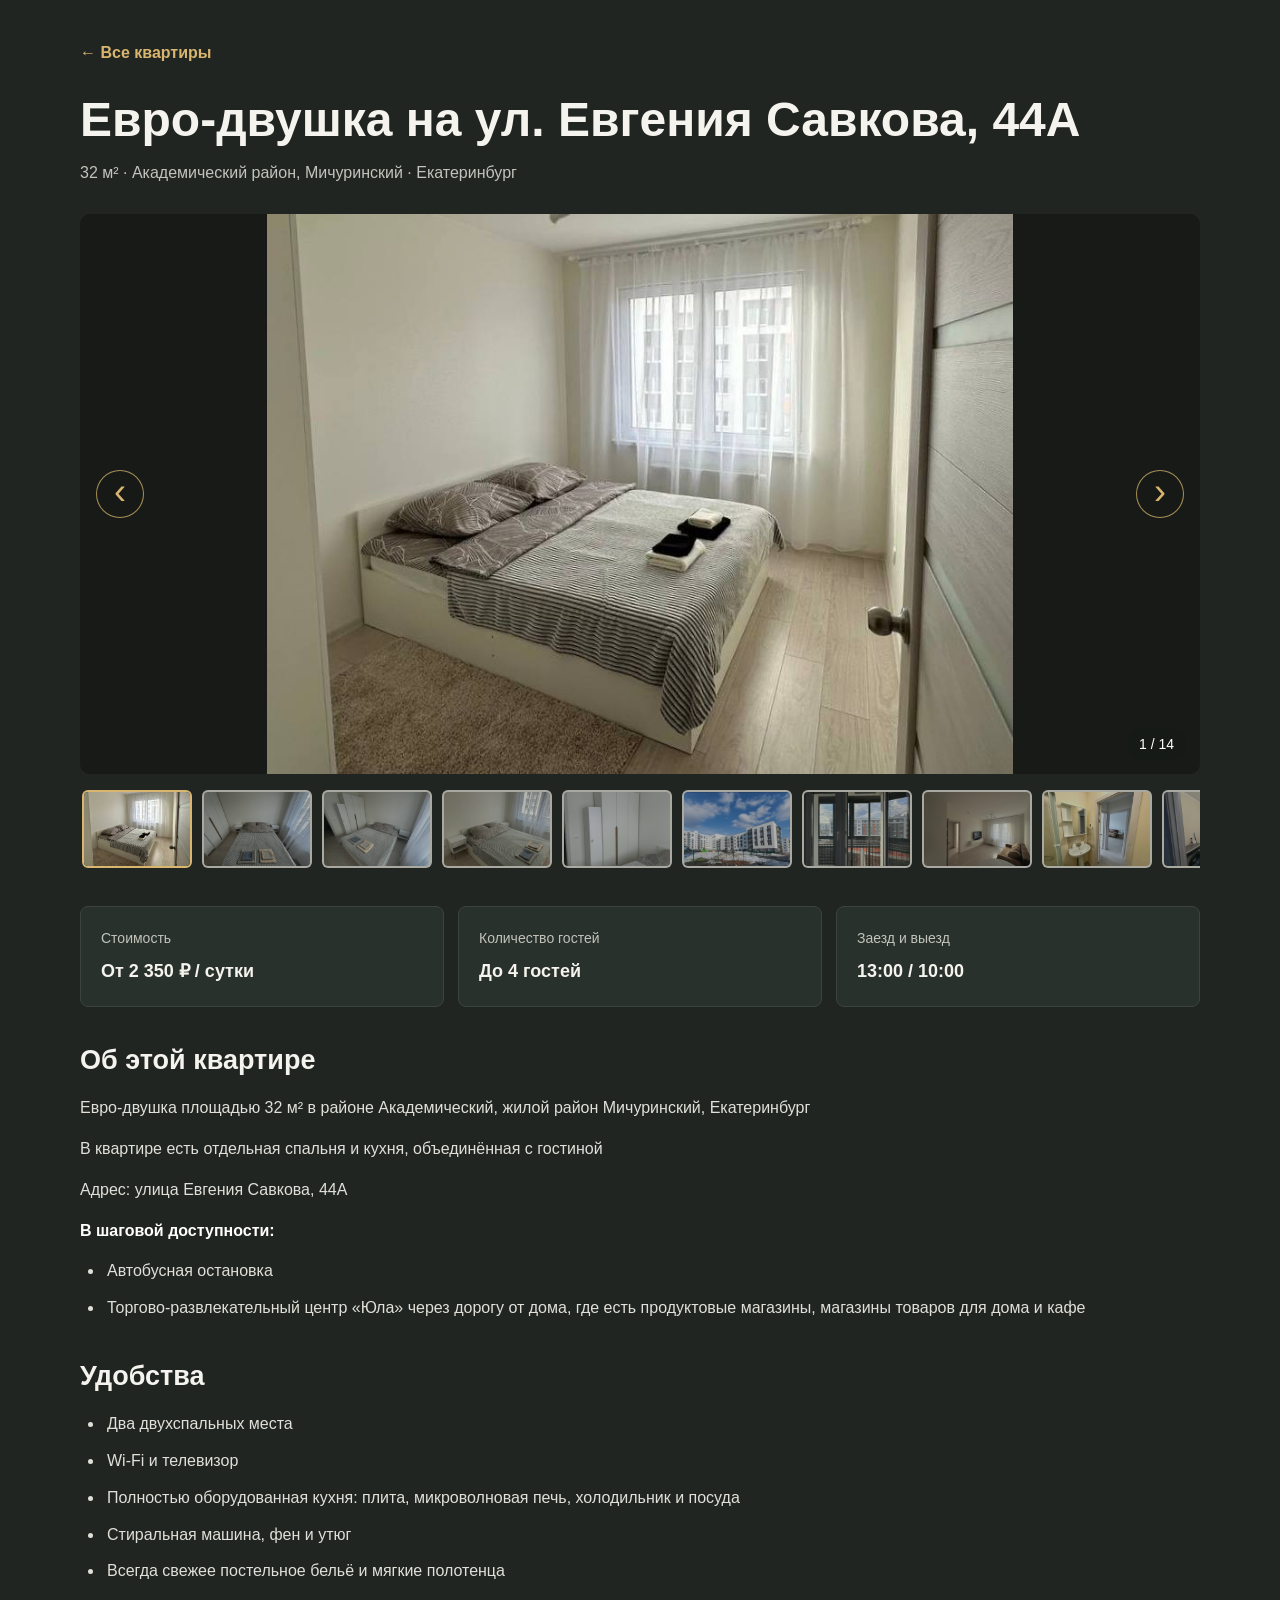
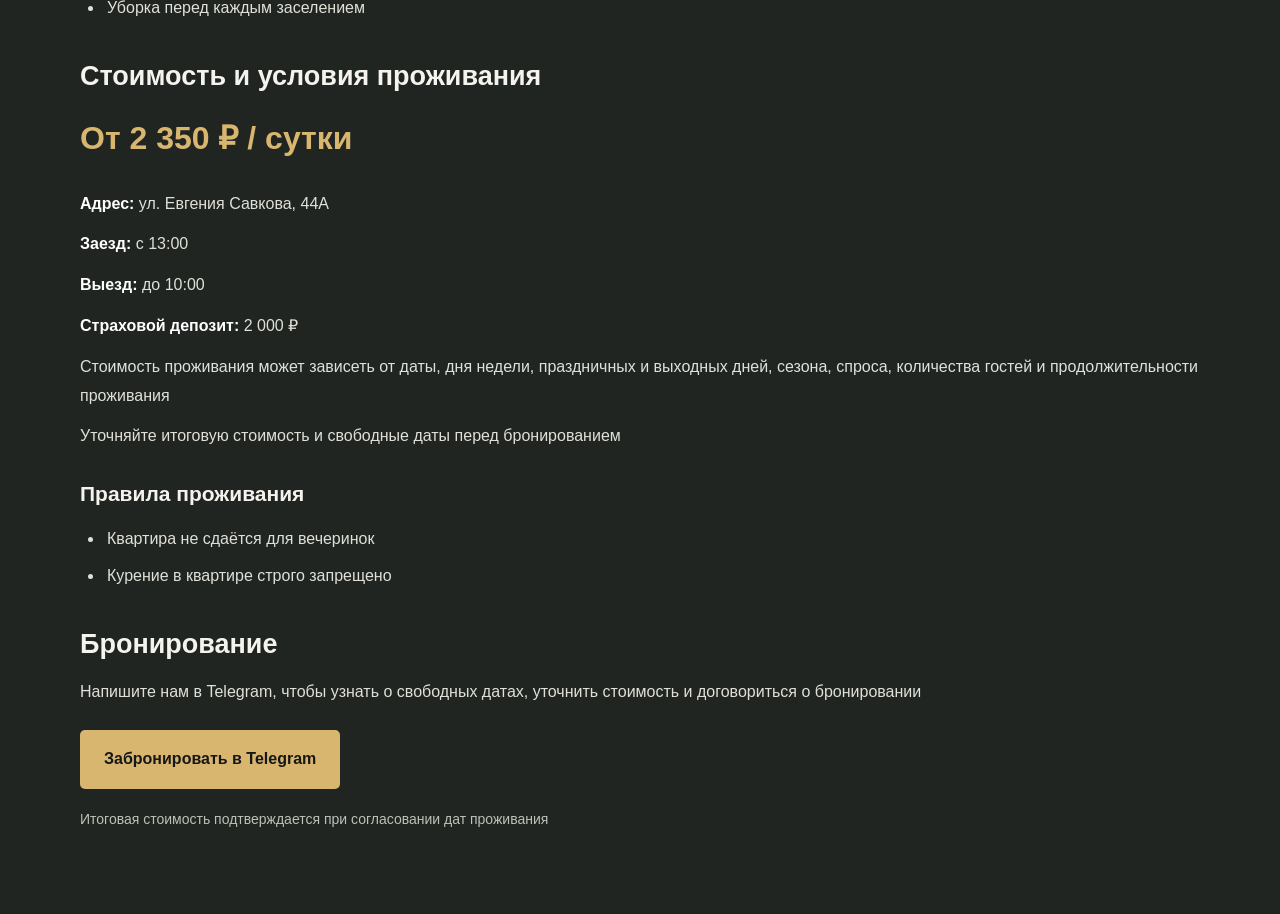
<file: apartment-4.html>
<!DOCTYPE html>
<html lang="ru">
<head>
  <meta charset="UTF-8">
  <meta name="viewport" content="width=device-width, initial-scale=1.0">
  <title>Евро-двушка на ул. Евгения Савкова, 44А — ANASTAY</title>
  <meta name="description" content="Евро-двушка 32 м² на улице Евгения Савкова, 44А в Екатеринбурге, Академический район, Мичуринский">
  <link rel="stylesheet" href="style.css">

  <style>
    .apartment-page {
      box-sizing: border-box;
      width: 100%;
      max-width: 1168px;
      margin: 0 auto;
      padding: 40px 24px 70px;
      color: #f5f1e8;
    }

    .apartment-page *,
    .apartment-page *::before,
    .apartment-page *::after {
      box-sizing: border-box;
    }

    .apartment-page .apartment-back {
      display: inline-block;
      margin-bottom: 26px;
      color: #d9b66f;
      text-decoration: none;
      font-weight: 600;
    }

    .apartment-page .apartment-back:hover {
      color: #f2d99d;
    }

    .apartment-page h1 {
      margin: 0 0 12px;
      color: #f5f1e8;
      font-size: clamp(30px, 5vw, 48px);
      line-height: 1.15;
    }

    .apartment-page .apartment-subtitle {
      margin: 0 0 28px;
      color: #c2c3bb;
      line-height: 1.7;
    }

    /* Карусель фотографий */
    .apartment-page .apartment-gallery {
      display: block;
      width: 100%;
      margin: 0 0 26px;
    }

    .apartment-page .gallery-main {
      position: relative;
      display: block;
      width: 100%;
      height: clamp(280px, 52vw, 560px);
      overflow: hidden;
      border-radius: 10px;
      background: #171a17;
    }

    .apartment-page img.apartment-main-photo {
      display: block;
      width: 100%;
      height: 100%;
      min-height: 0;
      margin: 0;
      padding: 0;
      object-fit: contain;
      object-position: center;
      border: 0;
      border-radius: 0;
      background: #171a17;
      cursor: zoom-in;
    }

    .apartment-page .gallery-arrow {
      position: absolute;
      top: 50%;
      z-index: 5;
      display: flex;
      align-items: center;
      justify-content: center;
      width: 48px;
      height: 48px;
      margin: 0;
      padding: 0 0 4px;
      transform: translateY(-50%);
      border: 1px solid rgba(217, 182, 111, 0.75);
      border-radius: 50%;
      background: rgba(23, 26, 23, 0.85);
      color: #d9b66f;
      font-family: Arial, sans-serif;
      font-size: 36px;
      line-height: 1;
      cursor: pointer;
    }

    .apartment-page .gallery-arrow:hover {
      background: #373a31;
    }

    .apartment-page .gallery-prev {
      left: 16px;
      right: auto;
    }

    .apartment-page .gallery-next {
      right: 16px;
      left: auto;
    }

    .apartment-page .gallery-counter {
      position: absolute;
      right: 14px;
      bottom: 14px;
      z-index: 5;
      padding: 7px 12px;
      border-radius: 20px;
      background: rgba(23, 26, 23, 0.85);
      color: #fff;
      font-size: 14px;
      line-height: 1.3;
    }

    .apartment-page .gallery-thumbnails {
      display: flex;
      flex-direction: row;
      flex-wrap: nowrap;
      align-items: center;
      gap: 10px;
      width: 100%;
      margin: 12px 0 0;
      padding: 4px 2px 12px;
      overflow-x: auto;
      overflow-y: hidden;
      overscroll-behavior-x: contain;
      scrollbar-width: thin;
    }

    .apartment-page .gallery-thumbnails img {
      display: block;
      flex: 0 0 110px;
      width: 110px;
      min-width: 110px;
      max-width: 110px;
      height: 78px;
      min-height: 78px;
      max-height: 78px;
      margin: 0;
      padding: 0;
      object-fit: cover;
      object-position: center;
      border: 2px solid transparent;
      border-radius: 6px;
      background: #e5e1d7;
      opacity: 0.7;
      cursor: pointer;
    }

    .apartment-page .gallery-thumbnails img:hover {
      opacity: 0.9;
    }

    .apartment-page .gallery-thumbnails img.active {
      border-color: #d9b66f;
      opacity: 1;
    }

    /* Информация о квартире */
    .apartment-page .apartment-info {
      display: grid;
      grid-template-columns: repeat(3, minmax(0, 1fr));
      gap: 14px;
      margin: 26px 0;
    }

    .apartment-page .apartment-info-item {
      min-width: 0;
      padding: 20px;
      border: 1px solid #e6e1d7;
      border-radius: 8px;
      background: #fff;
      color: #292b25;
    }

    .apartment-page .apartment-info-item span {
      display: block;
      margin-bottom: 8px;
      color: #77766f;
      font-size: 14px;
    }

    .apartment-page .apartment-info-item strong {
      color: #292b25;
      font-size: 18px;
    }

    /* Описание и условия */
    .apartment-page .apartment-section {
      margin-top: 36px;
      color: #e8e6de;
      line-height: 1.8;
    }

    .apartment-page .apartment-section h2 {
      margin: 0 0 16px;
      color: #f5f1e8;
      font-size: 27px;
      line-height: 1.3;
    }

    .apartment-page .apartment-section h3 {
      margin: 24px 0 12px;
      color: #f5f1e8;
      font-size: 21px;
    }

    .apartment-page .apartment-section p {
      margin: 0 0 12px;
      color: #e0e0d8;
    }

    .apartment-page .apartment-section ul {
      margin: 10px 0 18px;
      padding-left: 24px;
      color: #e0e0d8;
    }

    .apartment-page .apartment-section li {
      margin-bottom: 8px;
      padding-left: 3px;
    }

    .apartment-page .apartment-section strong {
      color: #fff;
    }

    .apartment-page .apartment-price {
      margin: 12px 0 22px !important;
      color: #d9b66f !important;
      font-size: clamp(25px, 4vw, 32px);
      font-weight: 700;
    }

    .apartment-page .apartment-booking {
      display: inline-block;
      margin-top: 12px;
      padding: 15px 24px;
      border: 0;
      border-radius: 5px;
      background: #d9b66f;
      color: #171717;
      text-decoration: none;
      font-weight: 700;
      transition: background 0.2s ease;
    }

    .apartment-page .apartment-booking:hover {
      background: #c9a45a;
    }

    .apartment-page .apartment-note {
      margin-top: 18px !important;
      color: #bfc1b7 !important;
      font-size: 14px;
    }

    @media (max-width: 650px) {
      .apartment-page {
        padding: 26px 16px 45px;
      }

      .apartment-page .gallery-main {
        height: 300px;
        border-radius: 8px;
      }

      .apartment-page .gallery-arrow {
        width: 40px;
        height: 40px;
        font-size: 30px;
      }

      .apartment-page .gallery-prev {
        left: 10px;
      }

      .apartment-page .gallery-next {
        right: 10px;
      }

      .apartment-page .gallery-thumbnails img {
        flex-basis: 85px;
        width: 85px;
        min-width: 85px;
        max-width: 85px;
        height: 65px;
        min-height: 65px;
        max-height: 65px;
      }

      .apartment-page .apartment-info {
        grid-template-columns: 1fr;
      }

      .apartment-page .apartment-section h2 {
        font-size: 24px;
      }
    }
  </style>
</head>

<body>
  <main class="apartment-page">

    <a class="apartment-back" href="index.html#apartments">← Все квартиры</a>

    <h1>Евро-двушка на ул. Евгения Савкова, 44А</h1>

    <p class="apartment-subtitle">
      32 м² · Академический район, Мичуринский · Екатеринбург
    </p>

    <!-- Карусель фотографий -->
    <div class="apartment-gallery">

      <div class="gallery-main">
        <button
          class="gallery-arrow gallery-prev"
          id="gallery-prev"
          type="button"
          aria-label="Предыдущее фото"
        >‹</button>

        <img
          class="apartment-main-photo"
          id="gallery-main"
          src="apartment-4-1.jpg"
          alt="Евро-двушка на улице Евгения Савкова, 44А — фото 1"
        >

        <button
          class="gallery-arrow gallery-next"
          id="gallery-next"
          type="button"
          aria-label="Следующее фото"
        >›</button>

        <div class="gallery-counter" id="gallery-counter">1 / 15</div>
      </div>

      <div class="gallery-thumbnails">
        <img src="apartment-4-1.jpg" alt="Фото 1" data-index="0" class="active">
        <img src="apartment-4-2.jpg" alt="Фото 2" data-index="1">
        <img src="apartment-4-3.jpg" alt="Фото 3" data-index="2">
        <img src="apartment-4-4.jpg" alt="Фото 4" data-index="3">
        <img src="apartment-4-5.jpg" alt="Фото 5" data-index="4">
        <img src="apartment-4-6.jpg" alt="Фото 6" data-index="5">
        <img src="apartment-4-7.jpg" alt="Фото 7" data-index="6">
        <img src="apartment-4-8.jpg" alt="Фото 8" data-index="7">
        <img src="apartment-4-9.jpg" alt="Фото 9" data-index="8">
        <img src="apartment-4-11.jpg" alt="Фото 11" data-index="10">
        <img src="apartment-4-12.jpg" alt="Фото 12" data-index="11">
        <img src="apartment-4-13.jpg" alt="Фото 13" data-index="12">
        <img src="apartment-4-14.jpg" alt="Фото 14" data-index="13">
        <img src="apartment-4-15.jpg" alt="Фото 15" data-index="14">
      </div>

    </div>

    <!-- Краткая информация -->
    <div class="apartment-info">

      <div class="apartment-info-item">
        <span>Стоимость</span>
        <strong>От 2 350 ₽ / сутки</strong>
      </div>

      <div class="apartment-info-item">
        <span>Количество гостей</span>
        <strong>До 4 гостей</strong>
      </div>

      <div class="apartment-info-item">
        <span>Заезд и выезд</span>
        <strong>13:00 / 10:00</strong>
      </div>

    </div>

    <!-- Об объекте -->
    <section class="apartment-section">
      <h2>Об этой квартире</h2>

      <p>
        Евро-двушка площадью 32 м² в районе Академический,
        жилой район Мичуринский, Екатеринбург
      </p>

      <p>
        В квартире есть отдельная спальня и кухня, объединённая с гостиной
      </p>

      <p>
        Адрес: улица Евгения Савкова, 44А
      </p>

      <p><strong>В шаговой доступности:</strong></p>

      <ul>
        <li>Автобусная остановка</li>
        <li>
          Торгово-развлекательный центр «Юла» через дорогу от дома,
          где есть продуктовые магазины, магазины товаров для дома и кафе
        </li>
      </ul>
    </section>

    <!-- Удобства -->
    <section class="apartment-section">
      <h2>Удобства</h2>

      <ul>
        <li>Два двухспальных места</li>
        <li>Wi-Fi и телевизор</li>
        <li>
          Полностью оборудованная кухня: плита, микроволновая печь,
          холодильник и посуда
        </li>
        <li>Стиральная машина, фен и утюг</li>
        <li>Всегда свежее постельное бельё и мягкие полотенца</li>
        <li>Уборка перед каждым заселением</li>
      </ul>
    </section>

    <!-- Стоимость и условия -->
    <section class="apartment-section">
      <h2>Стоимость и условия проживания</h2>

      <p class="apartment-price">От 2 350 ₽ / сутки</p>

      <p><strong>Адрес:</strong> ул. Евгения Савкова, 44А</p>
      <p><strong>Заезд:</strong> с 13:00</p>
      <p><strong>Выезд:</strong> до 10:00</p>
      <p><strong>Страховой депозит:</strong> 2 000 ₽</p>

      <p>
        Стоимость проживания может зависеть от даты, дня недели,
        праздничных и выходных дней, сезона, спроса, количества гостей
        и продолжительности проживания
      </p>

      <p>
        Уточняйте итоговую стоимость и свободные даты перед бронированием
      </p>

      <h3>Правила проживания</h3>

      <ul>
        <li>Квартира не сдаётся для вечеринок</li>
        <li>Курение в квартире строго запрещено</li>
      </ul>
    </section>

    <!-- Бронирование -->
    <section class="apartment-section">
      <h2>Бронирование</h2>

      <p>
        Напишите нам в Telegram, чтобы узнать о свободных датах,
        уточнить стоимость и договориться о бронировании
      </p>

      <a
        class="apartment-booking"
        href="https://t.me/nastya_miksonova"
        target="_blank"
        rel="noopener noreferrer"
      >Забронировать в Telegram</a>

      <p class="apartment-note">
        Итоговая стоимость подтверждается при согласовании дат проживания
      </p>
    </section>

  </main>

  <script>
    document.addEventListener("DOMContentLoaded", function () {
      const mainPhoto = document.getElementById("gallery-main");
      const thumbnails = Array.from(
        document.querySelectorAll(".gallery-thumbnails img")
      );
      const prevButton = document.getElementById("gallery-prev");
      const nextButton = document.getElementById("gallery-next");
      const counter = document.getElementById("gallery-counter");

      if (
        !mainPhoto ||
        !prevButton ||
        !nextButton ||
        !counter ||
        thumbnails.length === 0
      ) {
        console.error("Карусель: не найдены необходимые элементы");
        return;
      }

      const photos = thumbnails.map(function (thumbnail) {
        return thumbnail.getAttribute("src");
      });

      let currentIndex = 0;

      function showPhoto(index) {
        currentIndex = (index + photos.length) % photos.length;

        mainPhoto.src = photos[currentIndex];
        mainPhoto.alt =
          "Евро-двушка на улице Евгения Савкова, 44А — фото " +
          (currentIndex + 1);

        thumbnails.forEach(function (thumbnail, i) {
          const active = i === currentIndex;
          thumbnail.classList.toggle("active", active);

          if (active) {
            thumbnail.setAttribute("aria-current", "true");
          } else {
            thumbnail.removeAttribute("aria-current");
          }
        });

        counter.textContent =
          (currentIndex + 1) + " / " + photos.length;
      }

      prevButton.addEventListener("click", function () {
        showPhoto(currentIndex - 1);
      });

      nextButton.addEventListener("click", function () {
        showPhoto(currentIndex + 1);
      });

      thumbnails.forEach(function (thumbnail, index) {
        thumbnail.addEventListener("click", function () {
          showPhoto(index);
        });
      });

      document.addEventListener("keydown", function (event) {
        if (event.key === "ArrowLeft") {
          showPhoto(currentIndex - 1);
        } else if (event.key === "ArrowRight") {
          showPhoto(currentIndex + 1);
        }
      });

      mainPhoto.addEventListener("click", function () {
        window.open(photos[currentIndex], "_blank", "noopener");
      });

      mainPhoto.addEventListener("error", function () {
        mainPhoto.alt =
          "Не удалось загрузить фотографию. Проверьте имя файла в папке images";
      });

      showPhoto(0);
    });
  </script>
</body>
</html>
</file>
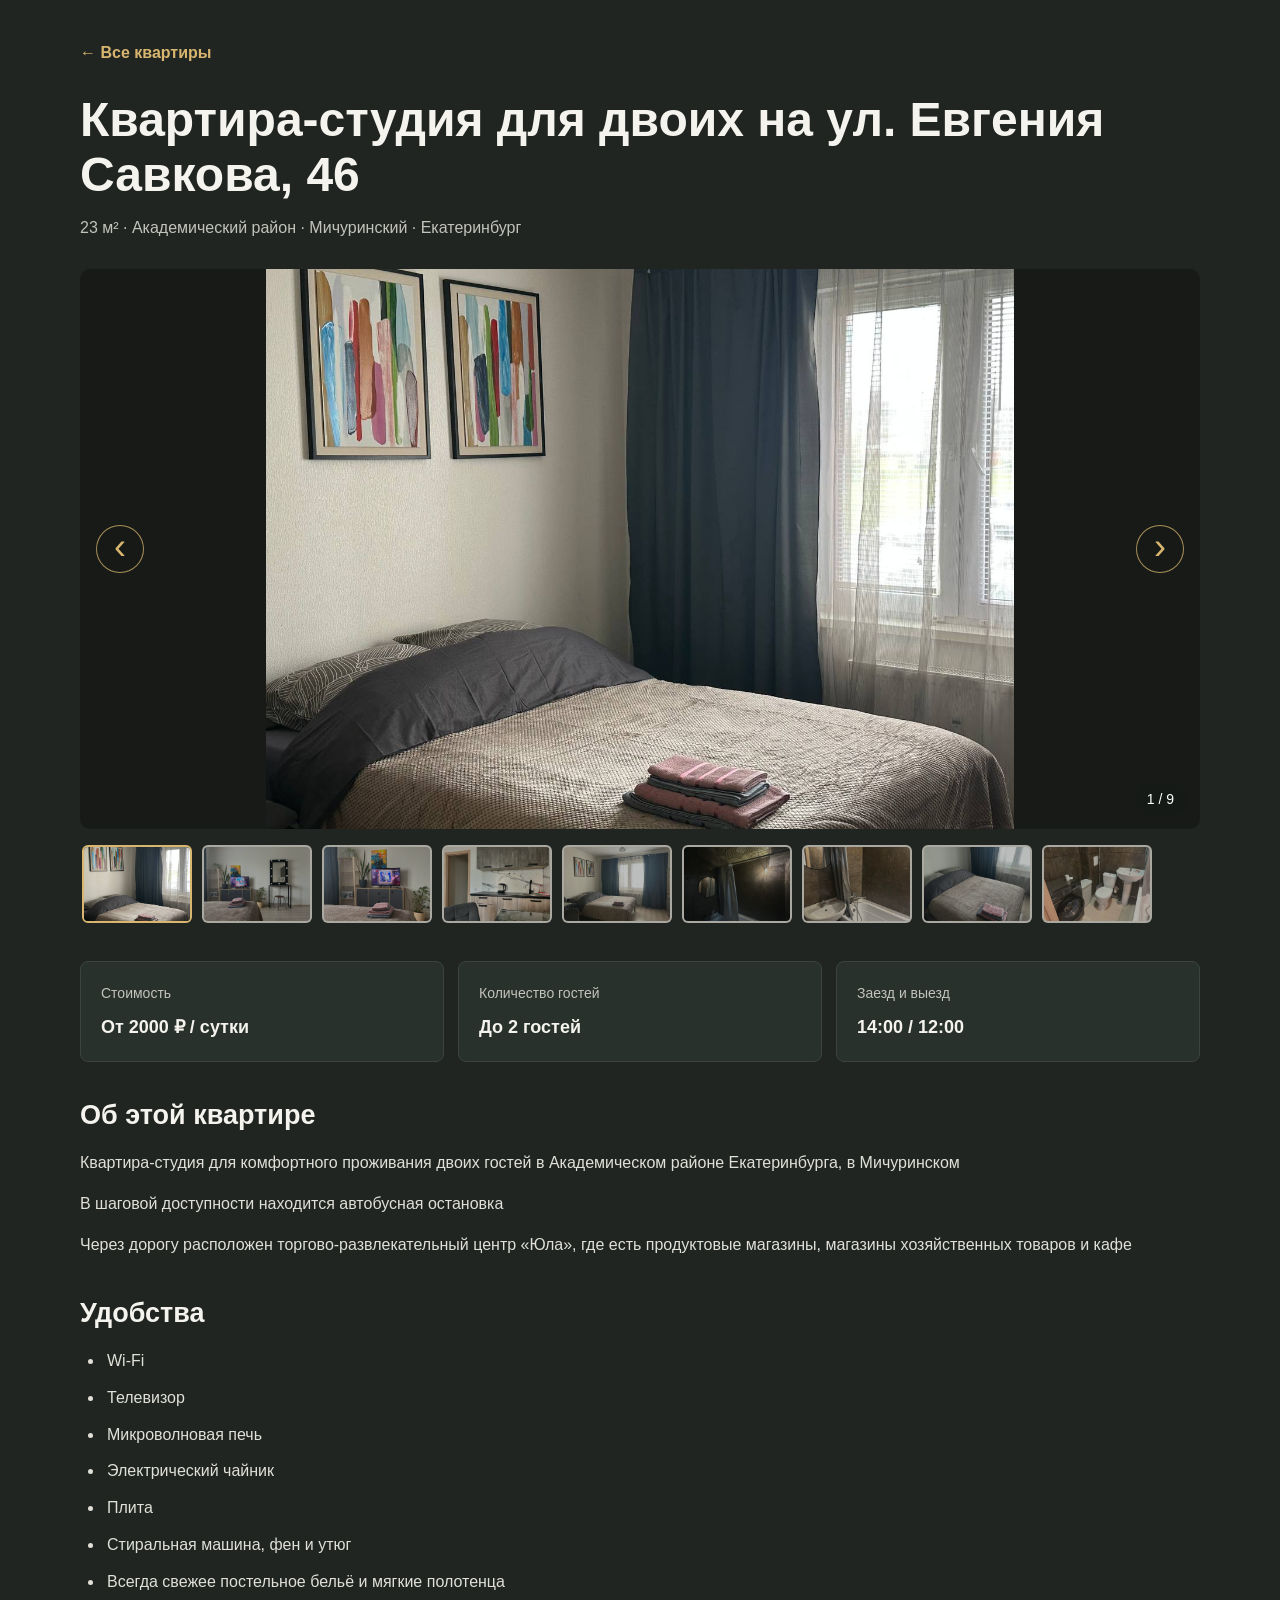
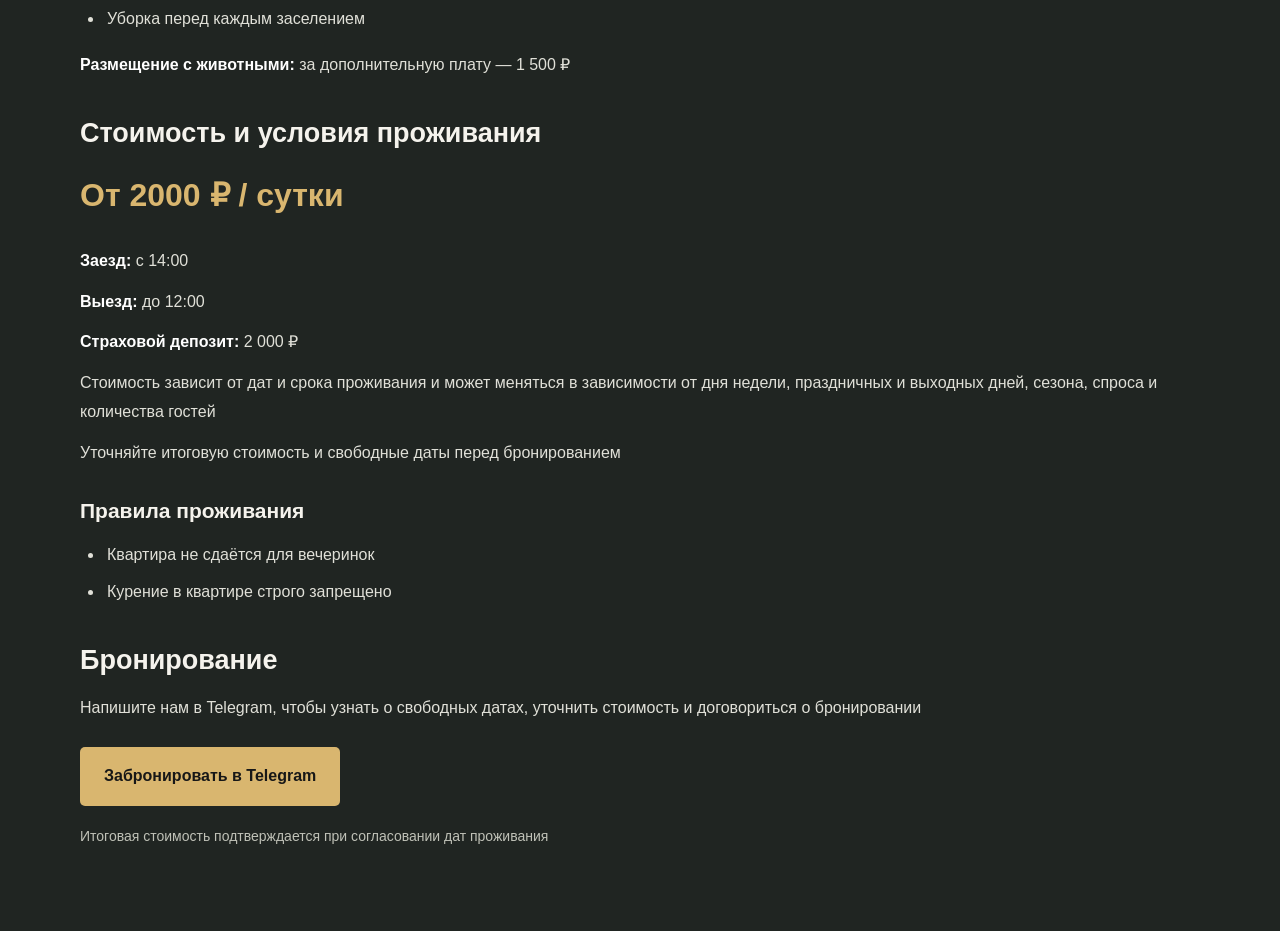
<file: apartment-5.html>
<!DOCTYPE html>
<html lang="ru">
<head>
  <meta charset="UTF-8">
  <meta name="viewport" content="width=device-width, initial-scale=1.0">
  <title>Квартира-студия для двоих — ANASTAY</title>
  <meta name="description" content="Квартира-студия для двоих в Академическом районе Екатеринбурга, Мичуринский, рядом с ТРЦ Юла">
  <link rel="stylesheet" href="style.css">

  <style>
    .apartment-page {
      box-sizing: border-box;
      width: 100%;
      max-width: 1168px;
      margin: 0 auto;
      padding: 40px 24px 70px;
      color: #f5f1e8;
    }

    .apartment-page *,
    .apartment-page *::before,
    .apartment-page *::after {
      box-sizing: border-box;
    }

    .apartment-page .apartment-back {
      display: inline-block;
      margin-bottom: 26px;
      color: #d9b66f;
      text-decoration: none;
      font-weight: 600;
    }

    .apartment-page .apartment-back:hover {
      color: #f2d99d;
    }

    .apartment-page h1 {
      margin: 0 0 12px;
      color: #f5f1e8;
      font-size: clamp(30px, 5vw, 48px);
      line-height: 1.15;
    }

    .apartment-page .apartment-subtitle {
      margin: 0 0 28px;
      color: #c2c3bb;
      line-height: 1.7;
    }

    /* Карусель фотографий */
    .apartment-page .apartment-gallery {
      display: block;
      width: 100%;
      margin: 0 0 26px;
    }

    .apartment-page .gallery-main {
      position: relative;
      display: block;
      width: 100%;
      height: clamp(280px, 52vw, 560px);
      overflow: hidden;
      border-radius: 10px;
      background: #171a17;
    }

    .apartment-page img.apartment-main-photo {
      display: block;
      width: 100%;
      height: 100%;
      min-height: 0;
      margin: 0;
      padding: 0;
      object-fit: contain;
      object-position: center;
      border: 0;
      border-radius: 0;
      background: #171a17;
      cursor: zoom-in;
    }

    .apartment-page .gallery-arrow {
      position: absolute;
      top: 50%;
      z-index: 5;
      display: flex;
      align-items: center;
      justify-content: center;
      width: 48px;
      height: 48px;
      margin: 0;
      padding: 0 0 4px;
      transform: translateY(-50%);
      border: 1px solid rgba(217, 182, 111, 0.75);
      border-radius: 50%;
      background: rgba(23, 26, 23, 0.85);
      color: #d9b66f;
      font-family: Arial, sans-serif;
      font-size: 36px;
      line-height: 1;
      cursor: pointer;
    }

    .apartment-page .gallery-arrow:hover {
      background: #373a31;
    }

    .apartment-page .gallery-prev {
      left: 16px;
      right: auto;
    }

    .apartment-page .gallery-next {
      right: 16px;
      left: auto;
    }

    .apartment-page .gallery-counter {
      position: absolute;
      right: 14px;
      bottom: 14px;
      z-index: 5;
      padding: 7px 12px;
      border-radius: 20px;
      background: rgba(23, 26, 23, 0.85);
      color: #fff;
      font-size: 14px;
      line-height: 1.3;
    }

    .apartment-page .gallery-thumbnails {
      display: flex;
      flex-direction: row;
      flex-wrap: nowrap;
      align-items: center;
      gap: 10px;
      width: 100%;
      margin: 12px 0 0;
      padding: 4px 2px 12px;
      overflow-x: auto;
      overflow-y: hidden;
      overscroll-behavior-x: contain;
      scrollbar-width: thin;
    }

    .apartment-page .gallery-thumbnails img {
      display: block;
      flex: 0 0 110px;
      width: 110px;
      min-width: 110px;
      max-width: 110px;
      height: 78px;
      min-height: 78px;
      max-height: 78px;
      margin: 0;
      padding: 0;
      object-fit: cover;
      object-position: center;
      border: 2px solid transparent;
      border-radius: 6px;
      background: #e5e1d7;
      opacity: 0.7;
      cursor: pointer;
    }

    .apartment-page .gallery-thumbnails img:hover {
      opacity: 0.9;
    }

    .apartment-page .gallery-thumbnails img.active {
      border-color: #d9b66f;
      opacity: 1;
    }

    /* Информация о квартире */
    .apartment-page .apartment-info {
      display: grid;
      grid-template-columns: repeat(3, minmax(0, 1fr));
      gap: 14px;
      margin: 26px 0;
    }

    .apartment-page .apartment-info-item {
      min-width: 0;
      padding: 20px;
      border: 1px solid #e6e1d7;
      border-radius: 8px;
      background: #fff;
      color: #292b25;
    }

    .apartment-page .apartment-info-item span {
      display: block;
      margin-bottom: 8px;
      color: #77766f;
      font-size: 14px;
    }

    .apartment-page .apartment-info-item strong {
      color: #292b25;
      font-size: 18px;
    }

    /* Описание и условия */
    .apartment-page .apartment-section {
      margin-top: 36px;
      color: #e8e6de;
      line-height: 1.8;
    }

    .apartment-page .apartment-section h2 {
      margin: 0 0 16px;
      color: #f5f1e8;
      font-size: 27px;
      line-height: 1.3;
    }

    .apartment-page .apartment-section h3 {
      margin: 24px 0 12px;
      color: #f5f1e8;
      font-size: 21px;
    }

    .apartment-page .apartment-section p {
      margin: 0 0 12px;
      color: #e0e0d8;
    }

    .apartment-page .apartment-section ul {
      margin: 10px 0 18px;
      padding-left: 24px;
      color: #e0e0d8;
    }

    .apartment-page .apartment-section li {
      margin-bottom: 8px;
      padding-left: 3px;
    }

    .apartment-page .apartment-section strong {
      color: #fff;
    }

    .apartment-page .apartment-price {
      margin: 12px 0 22px !important;
      color: #d9b66f !important;
      font-size: clamp(25px, 4vw, 32px);
      font-weight: 700;
    }

    .apartment-page .apartment-booking {
      display: inline-block;
      margin-top: 12px;
      padding: 15px 24px;
      border: 0;
      border-radius: 5px;
      background: #d9b66f;
      color: #171717;
      text-decoration: none;
      font-weight: 700;
      transition: background 0.2s ease;
    }

    .apartment-page .apartment-booking:hover {
      background: #c9a45a;
    }

    .apartment-page .apartment-note {
      margin-top: 18px !important;
      color: #bfc1b7 !important;
      font-size: 14px;
    }

    @media (max-width: 650px) {
      .apartment-page {
        padding: 26px 16px 45px;
      }

      .apartment-page .gallery-main {
        height: 300px;
        border-radius: 8px;
      }

      .apartment-page .gallery-arrow {
        width: 40px;
        height: 40px;
        font-size: 30px;
      }

      .apartment-page .gallery-prev {
        left: 10px;
      }

      .apartment-page .gallery-next {
        right: 10px;
      }

      .apartment-page .gallery-thumbnails img {
        flex-basis: 85px;
        width: 85px;
        min-width: 85px;
        max-width: 85px;
        height: 65px;
        min-height: 65px;
        max-height: 65px;
      }

      .apartment-page .apartment-info {
        grid-template-columns: 1fr;
      }

      .apartment-page .apartment-section h2 {
        font-size: 24px;
      }
    }
  </style>
</head>

<body>
  <main class="apartment-page">

    <a class="apartment-back" href="index.html#apartments">← Все квартиры</a>

    <h1>Квартира-студия для двоих на ул. Евгения Савкова, 46</h1>

    <p class="apartment-subtitle">
      23 м² · Академический район · Мичуринский · Екатеринбург
    </p>

    <!-- Карусель из 9 фотографий -->
    <div class="apartment-gallery">

      <div class="gallery-main">
        <button
          class="gallery-arrow gallery-prev"
          id="gallery-prev"
          type="button"
          aria-label="Предыдущее фото"
        >‹</button>

        <img
          class="apartment-main-photo"
          id="gallery-main"
          src="apartment-5-1.jpg"
          alt="Квартира-студия для двоих — фото 1"
        >

        <button
          class="gallery-arrow gallery-next"
          id="gallery-next"
          type="button"
          aria-label="Следующее фото"
        >›</button>

        <div class="gallery-counter" id="gallery-counter">1 / 9</div>
      </div>

      <div class="gallery-thumbnails">
        <img src="apartment-5-1.jpg" alt="Фото 1" data-index="0" class="active">
        <img src="apartment-5-2.jpg" alt="Фото 2" data-index="1">
        <img src="apartment-5-3.jpg" alt="Фото 3" data-index="2">
        <img src="apartment-5-4.jpg" alt="Фото 4" data-index="3">
        <img src="apartment-5-5.jpg" alt="Фото 5" data-index="4">
        <img src="apartment-5-6.jpg" alt="Фото 6" data-index="5">
        <img src="apartment-5-7.jpg" alt="Фото 7" data-index="6">
        <img src="apartment-5-8.jpg" alt="Фото 8" data-index="7">
        <img src="apartment-5-9.jpg" alt="Фото 9" data-index="8">
      </div>

    </div>

    <!-- Краткая информация -->
    <div class="apartment-info">

      <div class="apartment-info-item">
        <span>Стоимость</span>
        <strong>От 2000 ₽ / сутки</strong>
      </div>

      <div class="apartment-info-item">
        <span>Количество гостей</span>
        <strong>До 2 гостей</strong>
      </div>

      <div class="apartment-info-item">
        <span>Заезд и выезд</span>
        <strong>14:00 / 12:00</strong>
      </div>

    </div>

    <!-- Об объекте -->
    <section class="apartment-section">
      <h2>Об этой квартире</h2>

      <p>
        Квартира-студия для комфортного проживания двоих гостей
        в Академическом районе Екатеринбурга, в Мичуринском
      </p>

      <p>
        В шаговой доступности находится автобусная остановка
      </p>

      <p>
        Через дорогу расположен торгово-развлекательный центр «Юла»,
        где есть продуктовые магазины, магазины хозяйственных товаров и кафе
      </p>
    </section>

    <!-- Удобства -->
    <section class="apartment-section">
      <h2>Удобства</h2>

      <ul>
        <li>Wi-Fi</li>
        <li>Телевизор</li>
        <li>Микроволновая печь</li>
        <li>Электрический чайник</li>
        <li>Плита</li>
        <li>Стиральная машина, фен и утюг</li>
        <li>Всегда свежее постельное бельё и мягкие полотенца</li>
        <li>Уборка перед каждым заселением</li>
      </ul>

      <p>
        <strong>Размещение с животными:</strong>
        за дополнительную плату — 1 500 ₽
      </p>
    </section>

    <!-- Стоимость и условия -->
    <section class="apartment-section">
      <h2>Стоимость и условия проживания</h2>

      <p class="apartment-price">От 2000 ₽ / сутки</p>

      <p><strong>Заезд:</strong> с 14:00</p>
      <p><strong>Выезд:</strong> до 12:00</p>
      <p><strong>Страховой депозит:</strong> 2 000 ₽</p>

      <p>
        Стоимость зависит от дат и срока проживания и может меняться
        в зависимости от дня недели, праздничных и выходных дней,
        сезона, спроса и количества гостей
      </p>

      <p>
        Уточняйте итоговую стоимость и свободные даты перед бронированием
      </p>

      <h3>Правила проживания</h3>

      <ul>
        <li>Квартира не сдаётся для вечеринок</li>
        <li>Курение в квартире строго запрещено</li>
      </ul>
    </section>

    <!-- Бронирование -->
    <section class="apartment-section">
      <h2>Бронирование</h2>

      <p>
        Напишите нам в Telegram, чтобы узнать о свободных датах,
        уточнить стоимость и договориться о бронировании
      </p>

      <a
        class="apartment-booking"
        href="https://t.me/nastaya_miksonova"
        target="_blank"
        rel="noopener noreferrer"
      >Забронировать в Telegram</a>

      <p class="apartment-note">
        Итоговая стоимость подтверждается при согласовании дат проживания
      </p>
    </section>

  </main>

  <script>
    document.addEventListener("DOMContentLoaded", function () {
      const mainPhoto = document.getElementById("gallery-main");
      const thumbnails = Array.from(
        document.querySelectorAll(".gallery-thumbnails img")
      );
      const prevButton = document.getElementById("gallery-prev");
      const nextButton = document.getElementById("gallery-next");
      const counter = document.getElementById("gallery-counter");

      if (
        !mainPhoto ||
        !prevButton ||
        !nextButton ||
        !counter ||
        thumbnails.length === 0
      ) {
        console.error("Карусель: не найдены необходимые элементы");
        return;
      }

      const photos = thumbnails.map(function (thumbnail) {
        return thumbnail.getAttribute("src");
      });

      let currentIndex = 0;

      function showPhoto(index) {
        currentIndex = (index + photos.length) % photos.length;

        mainPhoto.src = photos[currentIndex];
        mainPhoto.alt =
          "Квартира-студия для двоих — фото " + (currentIndex + 1);

        thumbnails.forEach(function (thumbnail, i) {
          const active = i === currentIndex;
          thumbnail.classList.toggle("active", active);

          if (active) {
            thumbnail.setAttribute("aria-current", "true");
          } else {
            thumbnail.removeAttribute("aria-current");
          }
        });

        counter.textContent =
          (currentIndex + 1) + " / " + photos.length;
      }

      prevButton.addEventListener("click", function () {
        showPhoto(currentIndex - 1);
      });

      nextButton.addEventListener("click", function () {
        showPhoto(currentIndex + 1);
      });

      thumbnails.forEach(function (thumbnail, index) {
        thumbnail.addEventListener("click", function () {
          showPhoto(index);
        });
      });

      document.addEventListener("keydown", function (event) {
        if (event.key === "ArrowLeft") {
          showPhoto(currentIndex - 1);
        } else if (event.key === "ArrowRight") {
          showPhoto(currentIndex + 1);
        }
      });

      mainPhoto.addEventListener("click", function () {
        window.open(photos[currentIndex], "_blank", "noopener");
      });

      mainPhoto.addEventListener("error", function () {
        mainPhoto.alt =
          "Не удалось загрузить фотографию. Проверьте имя файла в папке images";
      });

      showPhoto(0);
    });
  </script>
</body>
</html>
</file>
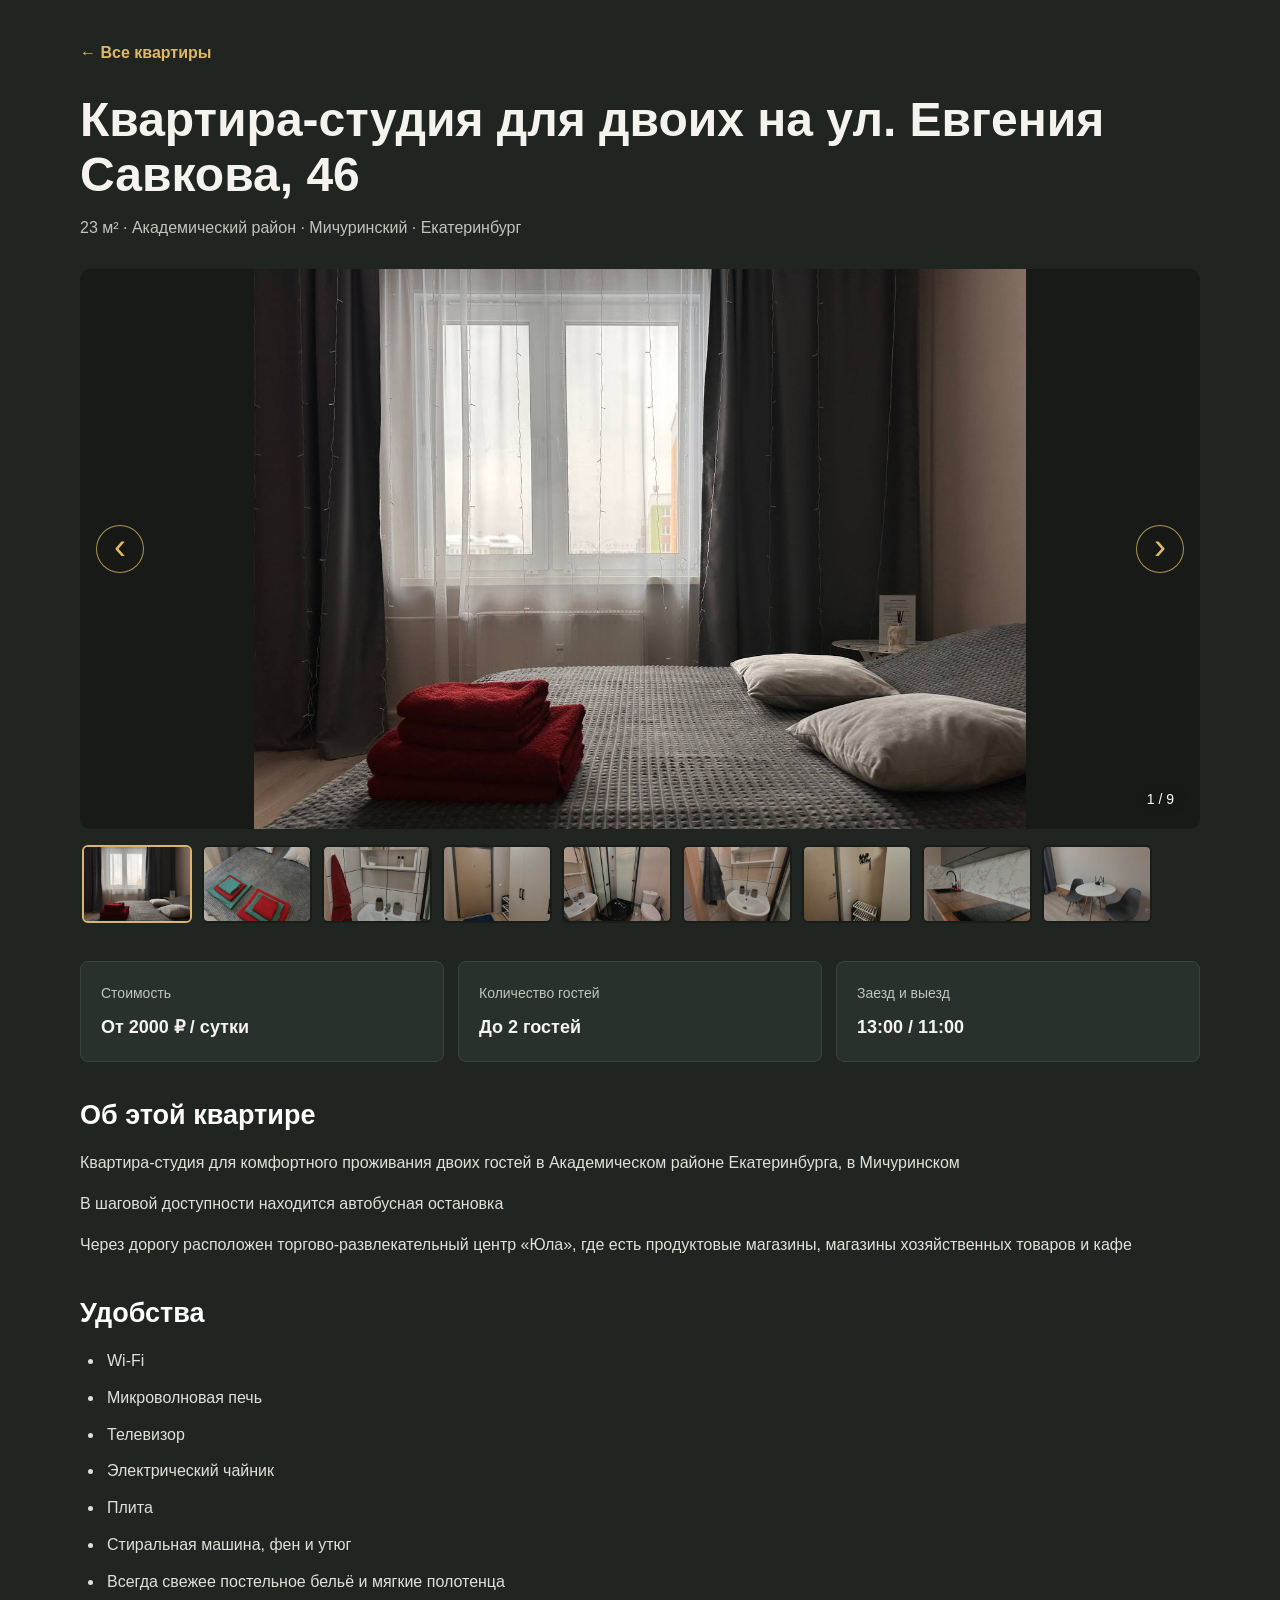
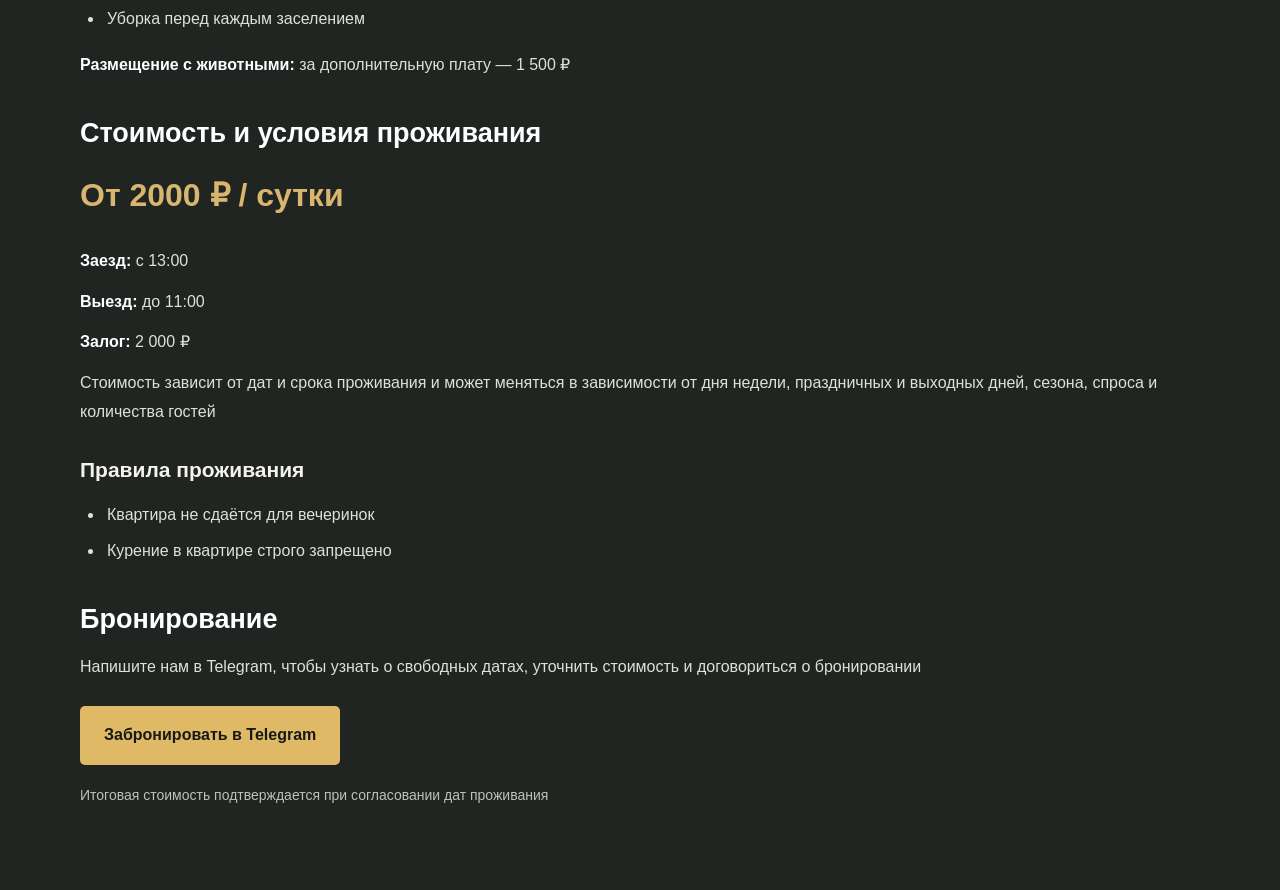
<file: apartment-6.html>
<!DOCTYPE html>
<html lang="ru">
<head>
  <meta charset="UTF-8">
  <meta name="viewport" content="width=device-width, initial-scale=1.0">
  <title>Квартира-студия для двоих — ANASTAY</title>
  <meta name="description" content="Квартира-студия для двоих в Академическом районе Екатеринбурга, Мичуринский, рядом с торговым центром Юла">
  <link rel="stylesheet" href="style.css">

  <style>
    .apartment-page {
      box-sizing: border-box;
      width: 100%;
      max-width: 1168px;
      margin: 0 auto;
      padding: 40px 24px 70px;
      color: #f5f1e8;
    }

    .apartment-page *,
    .apartment-page *::before,
    .apartment-page *::after {
      box-sizing: border-box;
    }

    .apartment-back {
      display: inline-block;
      margin-bottom: 26px;
      color: #d9b66f;
      text-decoration: none;
      font-weight: 600;
    }

    .apartment-page h1 {
      margin: 0 0 12px;
      color: #f5f1e8;
      font-size: clamp(30px, 5vw, 48px);
      line-height: 1.15;
    }

    .apartment-subtitle {
      margin: 0 0 28px;
      color: #c2c3bb;
      line-height: 1.7;
    }

    .apartment-gallery {
      width: 100%;
      margin: 0 0 26px;
    }

    .gallery-main {
      position: relative;
      width: 100%;
      height: clamp(280px, 52vw, 560px);
      overflow: hidden;
      border-radius: 10px;
      background: #171a17;
    }

    .apartment-page img.apartment-main-photo {
      display: block;
      width: 100%;
      height: 100%;
      min-height: 0;
      margin: 0;
      object-fit: contain;
      object-position: center;
      background: #171a17;
      cursor: zoom-in;
    }

    .gallery-arrow {
      position: absolute;
      top: 50%;
      z-index: 5;
      display: flex;
      align-items: center;
      justify-content: center;
      width: 48px;
      height: 48px;
      padding: 0 0 4px;
      transform: translateY(-50%);
      border: 1px solid rgba(217, 182, 111, 0.75);
      border-radius: 50%;
      background: rgba(23, 26, 23, 0.85);
      color: #d9b66f;
      font-size: 36px;
      line-height: 1;
      cursor: pointer;
    }

    .gallery-arrow:hover {
      background: #373a31;
    }

    .gallery-prev {
      left: 16px;
    }

    .gallery-next {
      right: 16px;
    }

    .gallery-counter {
      position: absolute;
      right: 14px;
      bottom: 14px;
      z-index: 5;
      padding: 7px 12px;
      border-radius: 20px;
      background: rgba(23, 26, 23, 0.85);
      color: #fff;
      font-size: 14px;
    }

    .gallery-thumbnails {
      display: flex;
      flex-flow: row nowrap;
      align-items: center;
      gap: 10px;
      width: 100%;
      margin-top: 12px;
      padding: 4px 2px 12px;
      overflow-x: auto;
      overflow-y: hidden;
      scrollbar-width: thin;
    }

    .apartment-page .gallery-thumbnails img {
      display: block;
      flex: 0 0 110px;
      width: 110px;
      min-width: 110px;
      max-width: 110px;
      height: 78px;
      min-height: 78px;
      max-height: 78px;
      margin: 0;
      object-fit: cover;
      border: 2px solid transparent;
      border-radius: 6px;
      opacity: 0.7;
      cursor: pointer;
    }

    .apartment-page .gallery-thumbnails img.active {
      border-color: #d9b66f;
      opacity: 1;
    }

    .apartment-info {
      display: grid;
      grid-template-columns: repeat(3, minmax(0, 1fr));
      gap: 14px;
      margin: 26px 0;
    }

    .apartment-info-item {
      padding: 20px;
      border: 1px solid #e6e1d7;
      border-radius: 8px;
      background: #fff;
      color: #292b25;
    }

    .apartment-info-item span {
      display: block;
      margin-bottom: 8px;
      color: #77766f;
      font-size: 14px;
    }

    .apartment-info-item strong {
      color: #292b25;
      font-size: 18px;
    }

    .apartment-section {
      margin-top: 36px;
      color: #e8e6de;
      line-height: 1.8;
    }

    .apartment-section h2 {
      margin: 0 0 16px;
      color: #f5f1e8;
      font-size: 27px;
      line-height: 1.3;
    }

    .apartment-section p {
      margin: 0 0 12px;
      color: #e0e0d8;
    }

    .apartment-section ul {
      margin: 10px 0 18px;
      padding-left: 24px;
      color: #e0e0d8;
    }

    .apartment-section li {
      margin-bottom: 8px;
    }

    .apartment-section strong {
      color: #fff;
    }

    .apartment-price {
      margin: 12px 0 22px;
      color: #d9b66f !important;
      font-size: 30px;
      font-weight: 700;
    }

    .apartment-booking {
      display: inline-block;
      margin-top: 12px;
      padding: 15px 24px;
      border-radius: 5px;
      background: #d9b66f;
      color: #171717;
      text-decoration: none;
      font-weight: 700;
    }

    .apartment-booking:hover {
      background: #c9a45a;
    }

    .apartment-note {
      margin-top: 18px !important;
      color: #bfc1b7 !important;
      font-size: 14px;
    }

    /* Исправленные цвета нужного блока */
    .apartment-page .apartment-section h2 {
      color: #ffffff !important;
    }

    .apartment-page .apartment-section .apartment-price {
      color: #d9b66f !important;
    }

    @media (max-width: 650px) {
      .apartment-page {
        padding: 26px 16px 45px;
      }

      .gallery-main {
        height: 300px;
      }

      .gallery-arrow {
        width: 40px;
        height: 40px;
        font-size: 30px;
      }

      .gallery-prev {
        left: 10px;
      }

      .gallery-next {
        right: 10px;
      }

      .apartment-page .gallery-thumbnails img {
        flex-basis: 85px;
        width: 85px;
        min-width: 85px;
        max-width: 85px;
        height: 65px;
        min-height: 65px;
        max-height: 65px;
      }

      .apartment-info {
        grid-template-columns: 1fr;
      }

      .apartment-section h2 {
        font-size: 24px;
      }
    }
  </style>
</head>

<body>
  <main class="apartment-page">

    <a class="apartment-back" href="index.html#apartments">← Все квартиры</a>

    <h1>Квартира-студия для двоих на ул. Евгения Савкова, 46</h1>

    <p class="apartment-subtitle">
     23 м² · Академический район · Мичуринский · Екатеринбург
    </p>

    <div class="apartment-gallery">
      <div class="gallery-main">

        <button class="gallery-arrow gallery-prev" id="gallery-prev"
          type="button" aria-label="Предыдущее фото">‹</button>

        <img
          class="apartment-main-photo"
          id="gallery-main"
          src="apartment-6-1.jpg"
          alt="Квартира-студия для двоих — фото 1"
        >

        <button class="gallery-arrow gallery-next" id="gallery-next"
          type="button" aria-label="Следующее фото">›</button>

        <div class="gallery-counter" id="gallery-counter">1 / 9</div>
      </div>

      <div class="gallery-thumbnails">
        <img src="apartment-6-1.jpg" alt="Фото 1" class="active">
        <img src="apartment-6-2.jpg" alt="Фото 2">
        <img src="apartment-6-3.jpg" alt="Фото 3">
        <img src="apartment-6-4.jpg" alt="Фото 4">
        <img src="apartment-6-5.jpg" alt="Фото 5">
        <img src="apartment-6-6.jpg" alt="Фото 6">
        <img src="apartment-6-7.jpg" alt="Фото 7">
        <img src="apartment-6-8.jpg" alt="Фото 8">
        <img src="apartment-6-9.jpg" alt="Фото 9">
      </div>
    </div>

    <div class="apartment-info">
      <div class="apartment-info-item">
        <span>Стоимость</span>
        <strong>От 2000 ₽ / сутки</strong>
      </div>

      <div class="apartment-info-item">
        <span>Количество гостей</span>
        <strong>До 2 гостей</strong>
      </div>

      <div class="apartment-info-item">
        <span>Заезд и выезд</span>
        <strong>13:00 / 11:00</strong>
      </div>
    </div>

    <section class="apartment-section">
      <h2>Об этой квартире</h2>

      <p>
        Квартира-студия для комфортного проживания двоих гостей
        в Академическом районе Екатеринбурга, в Мичуринском
      </p>

      <p>
        В шаговой доступности находится автобусная остановка
      </p>

      <p>
        Через дорогу расположен торгово-развлекательный центр «Юла»,
        где есть продуктовые магазины, магазины хозяйственных товаров и кафе
      </p>
    </section>

    <section class="apartment-section">
      <h2>Удобства</h2>

      <ul>
        <li>Wi-Fi</li>
        <li>Микроволновая печь</li>
        <li>Телевизор</li>
        <li>Электрический чайник</li>
        <li>Плита</li>
        <li>Стиральная машина, фен и утюг</li>
        <li>Всегда свежее постельное бельё и мягкие полотенца</li>
        <li>Уборка перед каждым заселением</li>
      </ul>

      <p>
        <strong>Размещение с животными:</strong>
        за дополнительную плату — 1 500 ₽
      </p>
    </section>

    <section class="apartment-section">
      <h2>Стоимость и условия проживания</h2>

      <p class="apartment-price">От 2000 ₽ / сутки</p>

      <p><strong>Заезд:</strong> с 13:00</p>
      <p><strong>Выезд:</strong> до 11:00</p>
      <p><strong>Залог:</strong> 2 000 ₽</p>

      <p>
        Стоимость зависит от дат и срока проживания и может меняться
        в зависимости от дня недели, праздничных и выходных дней,
        сезона, спроса и количества гостей
      </p>

      <h3>Правила проживания</h3>

      <ul>
        <li>Квартира не сдаётся для вечеринок</li>
        <li>Курение в квартире строго запрещено</li>
      </ul>
    </section>

    <section class="apartment-section">
      <h2>Бронирование</h2>

      <p>
        Напишите нам в Telegram, чтобы узнать о свободных датах,
        уточнить стоимость и договориться о бронировании
      </p>

      <a
        class="apartment-booking"
        href="https://t.me/nastaya_miksonova"
        target="_blank"
        rel="noopener noreferrer"
      >Забронировать в Telegram</a>

      <p class="apartment-note">
        Итоговая стоимость подтверждается при согласовании дат проживания
      </p>
    </section>

  </main>

  <script>
    document.addEventListener("DOMContentLoaded", function () {
      const mainPhoto = document.getElementById("gallery-main");
      const thumbnails = Array.from(
        document.querySelectorAll(".gallery-thumbnails img")
      );
      const prevButton = document.getElementById("gallery-prev");
      const nextButton = document.getElementById("gallery-next");
      const counter = document.getElementById("gallery-counter");

      if (!mainPhoto || !prevButton || !nextButton ||
          !counter || thumbnails.length === 0) {
        console.error("Карусель: не найдены необходимые элементы");
        return;
      }

      const photos = thumbnails.map(function (thumbnail) {
        return thumbnail.getAttribute("src");
      });

      let currentIndex = 0;

      function showPhoto(index) {
        currentIndex = (index + photos.length) % photos.length;
        mainPhoto.src = photos[currentIndex];
        mainPhoto.alt = "Квартира-студия для двоих — фото " +
          (currentIndex + 1);

        thumbnails.forEach(function (thumbnail, i) {
          thumbnail.classList.toggle("active", i === currentIndex);
        });

        counter.textContent =
          (currentIndex + 1) + " / " + photos.length;
      }

      prevButton.addEventListener("click", function () {
        showPhoto(currentIndex - 1);
      });

      nextButton.addEventListener("click", function () {
        showPhoto(currentIndex + 1);
      });

      thumbnails.forEach(function (thumbnail, index) {
        thumbnail.addEventListener("click", function () {
          showPhoto(index);
        });
      });

      document.addEventListener("keydown", function (event) {
        if (event.key === "ArrowLeft") {
          showPhoto(currentIndex - 1);
        } else if (event.key === "ArrowRight") {
          showPhoto(currentIndex + 1);
        }
      });

      mainPhoto.addEventListener("click", function () {
        window.open(photos[currentIndex], "_blank", "noopener");
      });

      showPhoto(0);
    });
  </script>
</body>
</html>
</file>
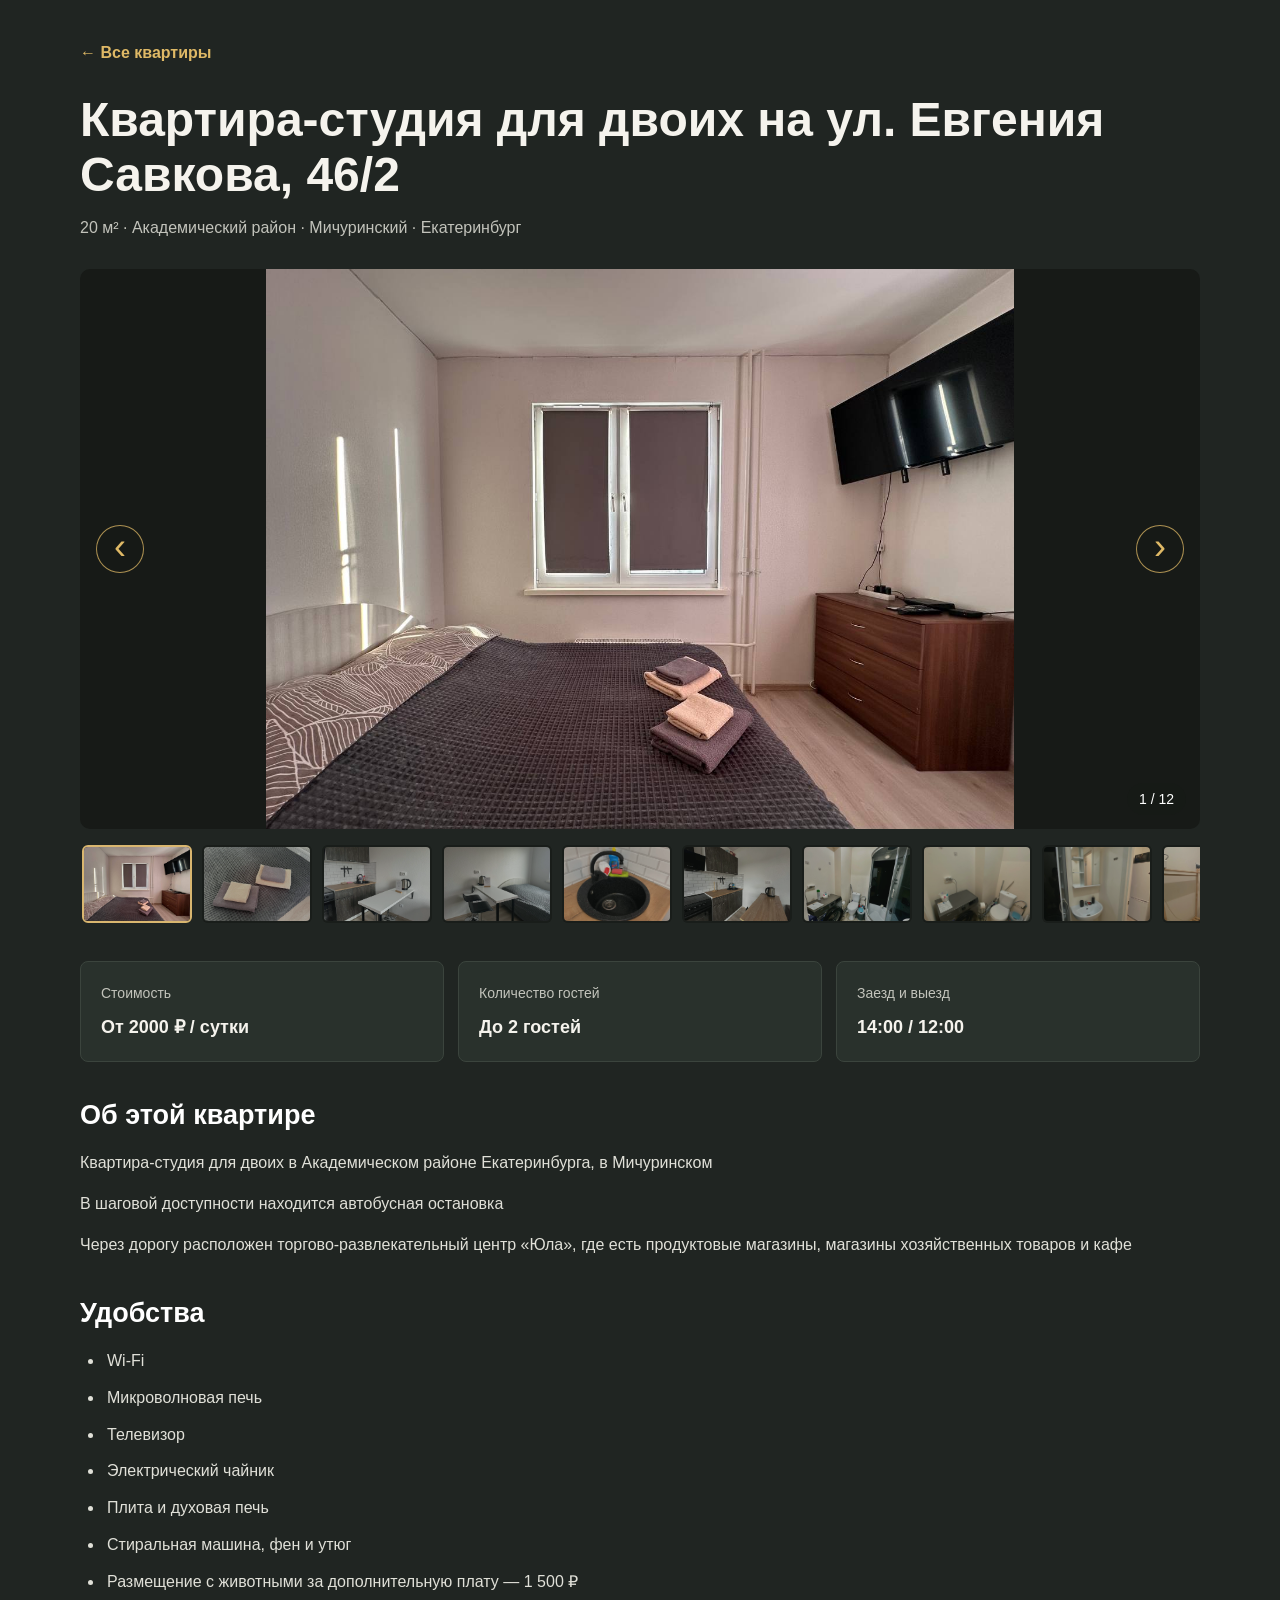
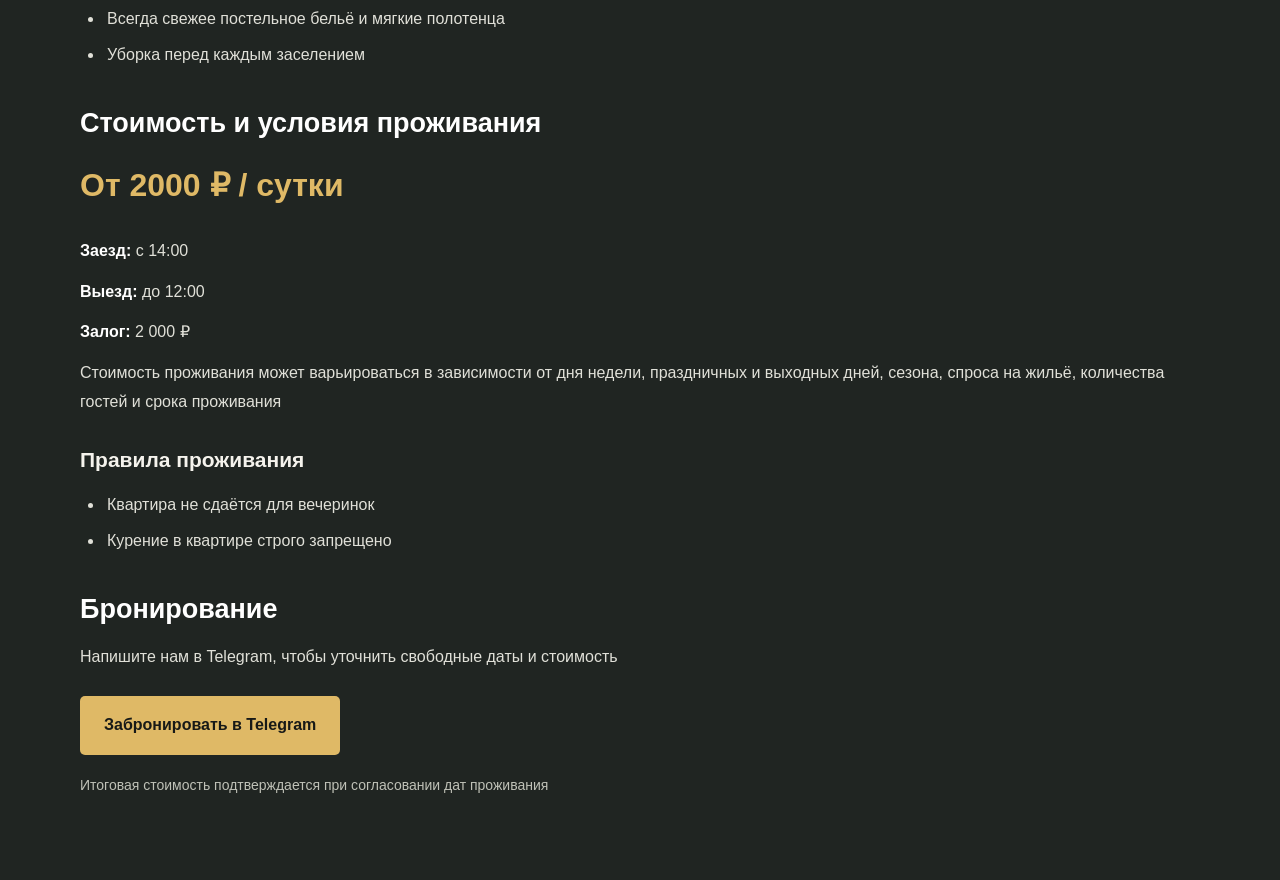
<file: apartment-7.html>
<!DOCTYPE html>
<html lang="ru">
<head>
  <meta charset="UTF-8">
  <meta name="viewport" content="width=device-width, initial-scale=1.0">
  <title>Квартира-студия для двоих — ANASTAY</title>
  <meta name="description" content="Квартира-студия для двоих в Академическом районе Екатеринбурга, Мичуринский, рядом с торговым центром Юла">
  <link rel="stylesheet" href="style.css">

  <style>
    .apartment-page {
      box-sizing: border-box;
      width: 100%;
      max-width: 1168px;
      margin: 0 auto;
      padding: 40px 24px 70px;
      color: #f5f1e8;
    }

    .apartment-page *,
    .apartment-page *::before,
    .apartment-page *::after {
      box-sizing: border-box;
    }

    .apartment-back {
      display: inline-block;
      margin-bottom: 26px;
      color: #d9b66f;
      text-decoration: none;
      font-weight: 600;
    }

    .apartment-page h1 {
      margin: 0 0 12px;
      color: #f5f1e8;
      font-size: clamp(30px, 5vw, 48px);
      line-height: 1.15;
    }

    .apartment-subtitle {
      margin: 0 0 28px;
      color: #c2c3bb;
      line-height: 1.7;
    }

    .gallery-main {
      position: relative;
      width: 100%;
      height: clamp(280px, 52vw, 560px);
      overflow: hidden;
      border-radius: 10px;
      background: #171a17;
    }

    .apartment-page img.apartment-main-photo {
      display: block;
      width: 100%;
      height: 100%;
      margin: 0;
      object-fit: contain;
      background: #171a17;
      cursor: zoom-in;
    }

    .gallery-arrow {
      position: absolute;
      top: 50%;
      z-index: 5;
      display: flex;
      align-items: center;
      justify-content: center;
      width: 48px;
      height: 48px;
      padding: 0 0 4px;
      transform: translateY(-50%);
      border: 1px solid rgba(217, 182, 111, 0.75);
      border-radius: 50%;
      background: rgba(23, 26, 23, 0.85);
      color: #d9b66f;
      font-size: 36px;
      line-height: 1;
      cursor: pointer;
    }

    .gallery-prev { left: 16px; }
    .gallery-next { right: 16px; }

    .gallery-counter {
      position: absolute;
      right: 14px;
      bottom: 14px;
      z-index: 5;
      padding: 7px 12px;
      border-radius: 20px;
      background: rgba(23, 26, 23, 0.85);
      color: #fff;
      font-size: 14px;
    }

    .gallery-thumbnails {
      display: flex;
      flex-flow: row nowrap;
      gap: 10px;
      width: 100%;
      margin-top: 12px;
      padding: 4px 2px 12px;
      overflow-x: auto;
      overflow-y: hidden;
    }

    .apartment-page .gallery-thumbnails img {
      display: block;
      flex: 0 0 110px;
      width: 110px;
      min-width: 110px;
      height: 78px;
      min-height: 78px;
      margin: 0;
      object-fit: cover;
      border: 2px solid transparent;
      border-radius: 6px;
      opacity: 0.7;
      cursor: pointer;
    }

    .apartment-page .gallery-thumbnails img.active {
      border-color: #d9b66f;
      opacity: 1;
    }

    .apartment-info {
      display: grid;
      grid-template-columns: repeat(3, minmax(0, 1fr));
      gap: 14px;
      margin: 26px 0;
    }

    .apartment-info-item {
      padding: 20px;
      border: 1px solid #e6e1d7;
      border-radius: 8px;
      background: #fff;
      color: #292b25;
    }

    .apartment-info-item span {
      display: block;
      margin-bottom: 8px;
      color: #77766f;
      font-size: 14px;
    }

    .apartment-info-item strong {
      color: #292b25;
      font-size: 18px;
    }

    .apartment-section {
      margin-top: 36px;
      color: #e8e6de;
      line-height: 1.8;
    }

    .apartment-section h2 {
      margin: 0 0 16px;
      color: #fff !important;
      font-size: 27px;
      line-height: 1.3;
    }

    .apartment-section p {
      margin: 0 0 12px;
      color: #e0e0d8;
    }

    .apartment-section ul {
      margin: 10px 0 18px;
      padding-left: 24px;
      color: #e0e0d8;
    }

    .apartment-section li {
      margin-bottom: 8px;
    }

    .apartment-price {
      margin: 12px 0 22px;
      color: #d9b66f !important;
      font-size: 30px;
      font-weight: 700;
    }

    .apartment-booking {
      display: inline-block;
      margin-top: 12px;
      padding: 15px 24px;
      border-radius: 5px;
      background: #d9b66f;
      color: #171717;
      text-decoration: none;
      font-weight: 700;
    }

    .apartment-booking:hover {
      background: #c9a45a;
    }

    .apartment-note {
      margin-top: 18px !important;
      color: #bfc1b7 !important;
      font-size: 14px;
    }

    @media (max-width: 650px) {
      .apartment-page {
        padding: 26px 16px 45px;
      }

      .gallery-main {
        height: 300px;
      }

      .gallery-arrow {
        width: 40px;
        height: 40px;
        font-size: 30px;
      }

      .gallery-prev { left: 10px; }
      .gallery-next { right: 10px; }

      .apartment-page .gallery-thumbnails img {
        flex-basis: 85px;
        width: 85px;
        min-width: 85px;
        height: 65px;
        min-height: 65px;
      }

      .apartment-info {
        grid-template-columns: 1fr;
      }

      .apartment-section h2 {
        font-size: 24px;
      }
    }
  </style>
</head>

<body>
  <main class="apartment-page">
    <a class="apartment-back" href="index.html#apartments">← Все квартиры</a>

    <h1>Квартира-студия для двоих на ул. Евгения Савкова, 46/2</h1>

    <p class="apartment-subtitle">
     20 м² · Академический район · Мичуринский · Екатеринбург
    </p>

    <div class="apartment-gallery">
      <div class="gallery-main">
        <button class="gallery-arrow gallery-prev" id="gallery-prev"
          type="button" aria-label="Предыдущее фото">‹</button>

        <img
          class="apartment-main-photo"
          id="gallery-main"
          src="apartment-7-1.jpg"
          alt="Квартира-студия для двоих — фото 1"
        >

        <button class="gallery-arrow gallery-next" id="gallery-next"
          type="button" aria-label="Следующее фото">›</button>

        <div class="gallery-counter" id="gallery-counter">1 / 13</div>
      </div>

      <div class="gallery-thumbnails">
        <img src="apartment-7-1.jpg" alt="Фото 1" class="active">
        <img src="apartment-7-2.jpg" alt="Фото 2">
        <img src="apartment-7-3.jpg" alt="Фото 3">
        <img src="apartment-7-4.jpg" alt="Фото 4">
        <img src="apartment-7-6.jpg" alt="Фото 6">
        <img src="apartment-7-7.jpg" alt="Фото 7">
        <img src="apartment-7-8.jpg" alt="Фото 8">
        <img src="apartment-7-9.jpg" alt="Фото 9">
        <img src="apartment-7-11.jpg" alt="Фото 10">
        <img src="apartment-7-12.jpg" alt="Фото 11">
        <img src="apartment-7-13.jpg" alt="Фото 12">
        <img src="apartment-7-14.jpg" alt="Фото 13">
      </div>
    </div>

    <div class="apartment-info">
      <div class="apartment-info-item">
        <span>Стоимость</span>
        <strong>От 2000 ₽ / сутки</strong>
      </div>

      <div class="apartment-info-item">
        <span>Количество гостей</span>
        <strong>До 2 гостей</strong>
      </div>

      <div class="apartment-info-item">
        <span>Заезд и выезд</span>
        <strong>14:00 / 12:00</strong>
      </div>
    </div>

    <section class="apartment-section">
      <h2>Об этой квартире</h2>

      <p>
        Квартира-студия для двоих в Академическом районе Екатеринбурга,
        в Мичуринском
      </p>

      <p>
        В шаговой доступности находится автобусная остановка
      </p>

      <p>
        Через дорогу расположен торгово-развлекательный центр «Юла»,
        где есть продуктовые магазины, магазины хозяйственных товаров и кафе
      </p>
    </section>

    <section class="apartment-section">
      <h2>Удобства</h2>

      <ul>
        <li>Wi-Fi</li>
        <li>Микроволновая печь</li>
        <li>Телевизор</li>
        <li>Электрический чайник</li>
        <li>Плита и духовая печь</li>
        <li>Стиральная машина, фен и утюг</li>
        <li>Размещение с животными за дополнительную плату — 1 500 ₽</li>
        <li>Всегда свежее постельное бельё и мягкие полотенца</li>
        <li>Уборка перед каждым заселением</li>
      </ul>
    </section>

    <section class="apartment-section">
      <h2>Стоимость и условия проживания</h2>

      <p class="apartment-price">От 2000 ₽ / сутки</p>

      <p><strong>Заезд:</strong> с 14:00</p>
      <p><strong>Выезд:</strong> до 12:00</p>
      <p><strong>Залог:</strong> 2 000 ₽</p>

      <p>
        Стоимость проживания может варьироваться в зависимости от дня недели,
        праздничных и выходных дней, сезона, спроса на жильё,
        количества гостей и срока проживания
      </p>

      <h3>Правила проживания</h3>

      <ul>
        <li>Квартира не сдаётся для вечеринок</li>
        <li>Курение в квартире строго запрещено</li>
      </ul>
    </section>

    <section class="apartment-section">
      <h2>Бронирование</h2>

      <p>
        Напишите нам в Telegram, чтобы уточнить свободные даты и стоимость
      </p>

      <a
        class="apartment-booking"
        href="https://t.me/nastaya_miksonova"
        target="_blank"
        rel="noopener noreferrer"
      >Забронировать в Telegram</a>

      <p class="apartment-note">
        Итоговая стоимость подтверждается при согласовании дат проживания
      </p>
    </section>
  </main>

  <script>
    document.addEventListener("DOMContentLoaded", function () {
      const mainPhoto = document.getElementById("gallery-main");
      const thumbnails = Array.from(
        document.querySelectorAll(".gallery-thumbnails img")
      );
      const prevButton = document.getElementById("gallery-prev");
      const nextButton = document.getElementById("gallery-next");
      const counter = document.getElementById("gallery-counter");

      if (!mainPhoto || !prevButton || !nextButton ||
          !counter || thumbnails.length === 0) {
        console.error("Карусель: не найдены необходимые элементы");
        return;
      }

      const photos = thumbnails.map(function (thumbnail) {
        return thumbnail.getAttribute("src");
      });

      let currentIndex = 0;

      function showPhoto(index) {
        currentIndex = (index + photos.length) % photos.length;
        mainPhoto.src = photos[currentIndex];
        mainPhoto.alt = "Квартира-студия для двоих — фото " +
          (currentIndex + 1);

        thumbnails.forEach(function (thumbnail, i) {
          thumbnail.classList.toggle("active", i === currentIndex);
        });

        counter.textContent =
          (currentIndex + 1) + " / " + photos.length;
      }

      prevButton.addEventListener("click", function () {
        showPhoto(currentIndex - 1);
      });

      nextButton.addEventListener("click", function () {
        showPhoto(currentIndex + 1);
      });

      thumbnails.forEach(function (thumbnail, index) {
        thumbnail.addEventListener("click", function () {
          showPhoto(index);
        });
      });

      document.addEventListener("keydown", function (event) {
        if (event.key === "ArrowLeft") {
          showPhoto(currentIndex - 1);
        } else if (event.key === "ArrowRight") {
          showPhoto(currentIndex + 1);
        }
      });

      mainPhoto.addEventListener("click", function () {
        window.open(photos[currentIndex], "_blank", "noopener");
      });

      showPhoto(0);
    });
  </script>
</body>
</html>
</file>
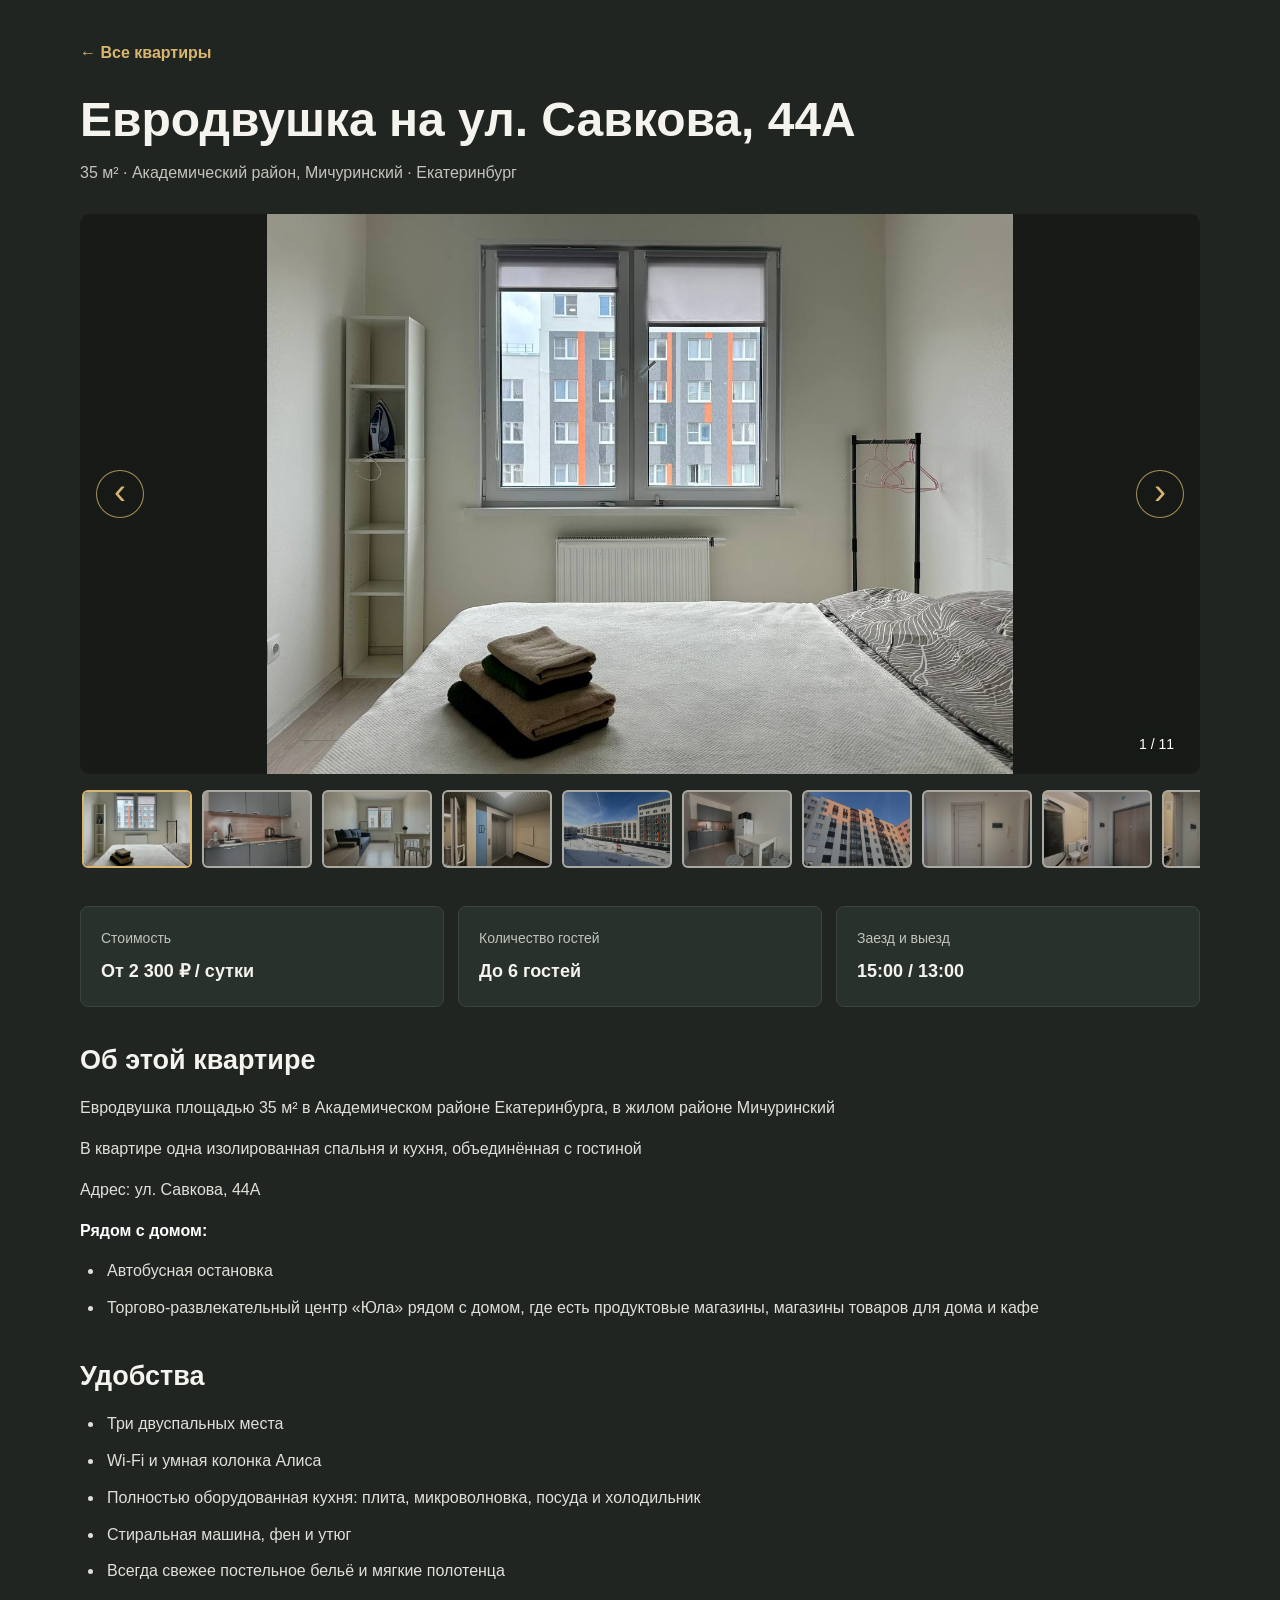
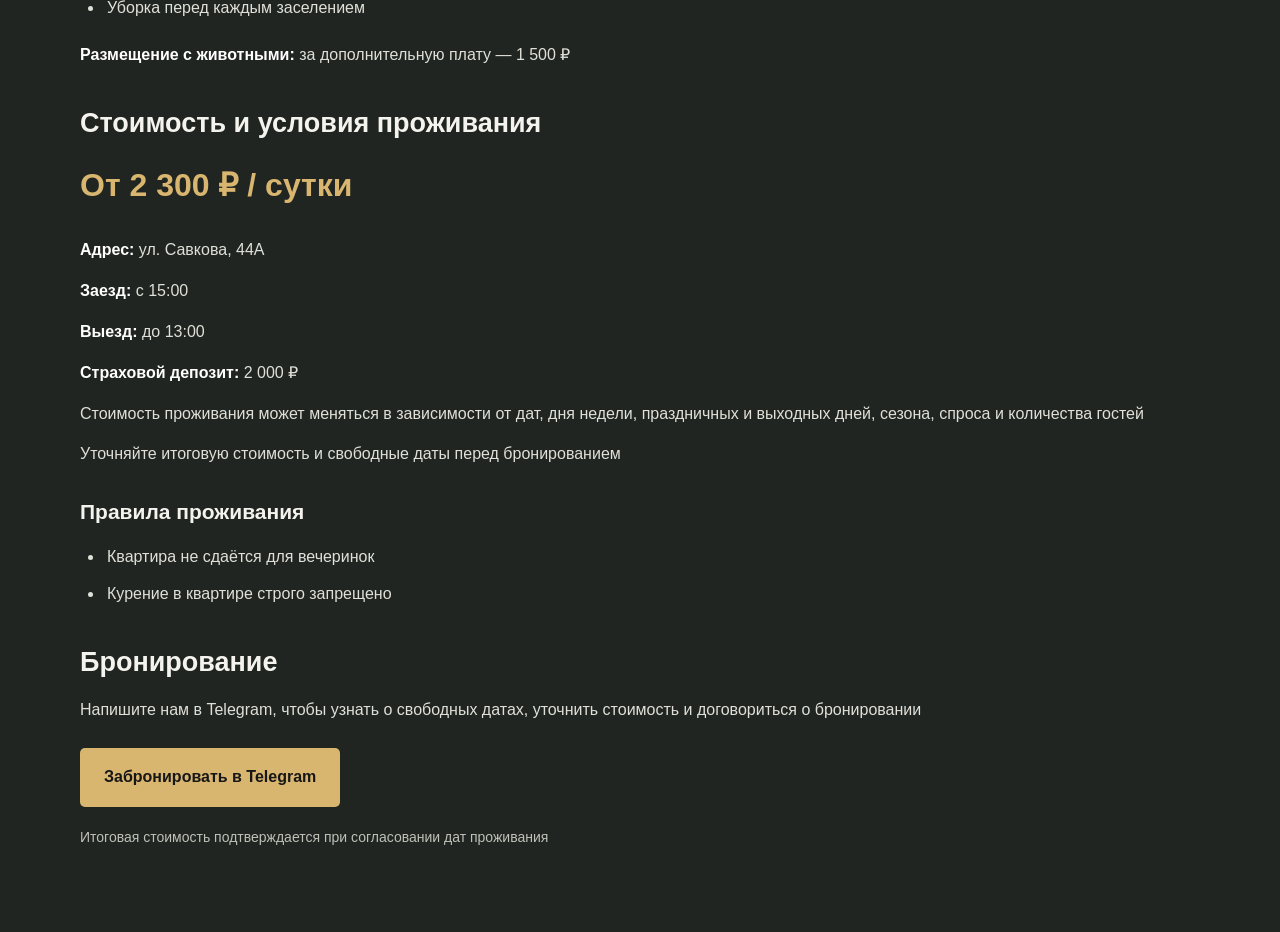
<file: apartment-8.html>
<!DOCTYPE html>
<html lang="ru">
<head>
  <meta charset="UTF-8">
  <meta name="viewport" content="width=device-width, initial-scale=1.0">

  <title>Евродвушка на ул. Савкова, 44А — ANASTAY</title>
  <meta name="description" content="Евродвушка 35 м² до 6 гостей в Академическом районе Екатеринбурга, Мичуринский, ул. Савкова, 44А">

  <link rel="stylesheet" href="style.css">

  <style>
    .apartment-page {
      box-sizing: border-box;
      width: 100%;
      max-width: 1168px;
      margin: 0 auto;
      padding: 40px 24px 70px;
      color: #f5f1e8;
    }

    .apartment-page *,
    .apartment-page *::before,
    .apartment-page *::after {
      box-sizing: border-box;
    }

    .apartment-page .apartment-back {
      display: inline-block;
      margin-bottom: 26px;
      color: #d9b66f;
      text-decoration: none;
      font-weight: 600;
    }

    .apartment-page .apartment-back:hover {
      color: #f2d99d;
    }

    .apartment-page h1 {
      margin: 0 0 12px;
      color: #f5f1e8;
      font-size: clamp(30px, 5vw, 48px);
      line-height: 1.15;
    }

    .apartment-page .apartment-subtitle {
      margin: 0 0 28px;
      color: #c2c3bb;
      line-height: 1.7;
    }

    /* Карусель фотографий */

    .apartment-page .apartment-gallery {
      display: block;
      width: 100%;
      margin: 0 0 26px;
    }

    .apartment-page .gallery-main {
      position: relative;
      display: block;
      width: 100%;
      height: clamp(280px, 52vw, 560px);
      overflow: hidden;
      border-radius: 10px;
      background: #171a17;
    }

    .apartment-page img.apartment-main-photo {
      display: block;
      width: 100%;
      height: 100%;
      min-height: 0;
      margin: 0;
      padding: 0;
      object-fit: contain;
      object-position: center;
      border: 0;
      border-radius: 0;
      background: #171a17;
      cursor: zoom-in;
    }

    .apartment-page .gallery-arrow {
      position: absolute;
      top: 50%;
      z-index: 5;
      display: flex;
      align-items: center;
      justify-content: center;
      width: 48px;
      height: 48px;
      margin: 0;
      padding: 0 0 4px;
      transform: translateY(-50%);
      border: 1px solid rgba(217, 182, 111, 0.75);
      border-radius: 50%;
      background: rgba(23, 26, 23, 0.85);
      color: #d9b66f;
      font-family: Arial, sans-serif;
      font-size: 36px;
      line-height: 1;
      cursor: pointer;
    }

    .apartment-page .gallery-arrow:hover {
      background: #373a31;
    }

    .apartment-page .gallery-prev {
      left: 16px;
      right: auto;
    }

    .apartment-page .gallery-next {
      right: 16px;
      left: auto;
    }

    .apartment-page .gallery-counter {
      position: absolute;
      right: 14px;
      bottom: 14px;
      z-index: 5;
      padding: 7px 12px;
      border-radius: 20px;
      background: rgba(23, 26, 23, 0.85);
      color: #fff;
      font-size: 14px;
      line-height: 1.3;
    }

    .apartment-page .gallery-thumbnails {
      display: flex;
      flex-direction: row;
      flex-wrap: nowrap;
      align-items: center;
      gap: 10px;
      width: 100%;
      margin: 12px 0 0;
      padding: 4px 2px 12px;
      overflow-x: auto;
      overflow-y: hidden;
      overscroll-behavior-x: contain;
      scrollbar-width: thin;
    }

    .apartment-page .gallery-thumbnails img {
      display: block;
      flex: 0 0 110px;
      width: 110px;
      min-width: 110px;
      max-width: 110px;
      height: 78px;
      min-height: 78px;
      max-height: 78px;
      margin: 0;
      padding: 0;
      object-fit: cover;
      object-position: center;
      border: 2px solid transparent;
      border-radius: 6px;
      background: #e5e1d7;
      opacity: 0.7;
      cursor: pointer;
    }

    .apartment-page .gallery-thumbnails img:hover {
      opacity: 0.9;
    }

    .apartment-page .gallery-thumbnails img.active {
      border-color: #d9b66f;
      opacity: 1;
    }

    /* Краткая информация */

    .apartment-page .apartment-info {
      display: grid;
      grid-template-columns: repeat(3, minmax(0, 1fr));
      gap: 14px;
      margin: 26px 0;
    }

    .apartment-page .apartment-info-item {
      min-width: 0;
      padding: 20px;
      border: 1px solid #e6e1d7;
      border-radius: 8px;
      background: #fff;
      color: #292b25;
    }

    .apartment-page .apartment-info-item span {
      display: block;
      margin-bottom: 8px;
      color: #77766f;
      font-size: 14px;
    }

    .apartment-page .apartment-info-item strong {
      color: #292b25;
      font-size: 18px;
    }

    /* Описание и условия */

    .apartment-page .apartment-section {
      margin-top: 36px;
      color: #e8e6de;
      line-height: 1.8;
    }

    .apartment-page .apartment-section h2 {
      margin: 0 0 16px;
      color: #f5f1e8;
      font-size: 27px;
      line-height: 1.3;
    }

    .apartment-page .apartment-section h3 {
      margin: 24px 0 12px;
      color: #f5f1e8;
      font-size: 21px;
    }

    .apartment-page .apartment-section p {
      margin: 0 0 12px;
      color: #e0e0d8;
    }

    .apartment-page .apartment-section ul {
      margin: 10px 0 18px;
      padding-left: 24px;
      color: #e0e0d8;
    }

    .apartment-page .apartment-section li {
      margin-bottom: 8px;
      padding-left: 3px;
    }

    .apartment-page .apartment-section strong {
      color: #fff;
    }

    .apartment-page .apartment-price {
      margin: 12px 0 22px !important;
      color: #d9b66f !important;
      font-size: clamp(25px, 4vw, 32px);
      font-weight: 700;
    }

    .apartment-page .apartment-booking {
      display: inline-block;
      margin-top: 12px;
      padding: 15px 24px;
      border: 0;
      border-radius: 5px;
      background: #d9b66f;
      color: #171717;
      text-decoration: none;
      font-weight: 700;
      transition: background 0.2s ease;
    }

    .apartment-page .apartment-booking:hover {
      background: #c9a45a;
    }

    .apartment-page .apartment-note {
      margin-top: 18px !important;
      color: #bfc1b7 !important;
      font-size: 14px;
    }

    @media (max-width: 650px) {
      .apartment-page {
        padding: 26px 16px 45px;
      }

      .apartment-page .gallery-main {
        height: 300px;
        border-radius: 8px;
      }

      .apartment-page .gallery-arrow {
        width: 40px;
        height: 40px;
        font-size: 30px;
      }

      .apartment-page .gallery-prev {
        left: 10px;
      }

      .apartment-page .gallery-next {
        right: 10px;
      }

      .apartment-page .gallery-thumbnails img {
        flex-basis: 85px;
        width: 85px;
        min-width: 85px;
        max-width: 85px;
        height: 65px;
        min-height: 65px;
        max-height: 65px;
      }

      .apartment-page .apartment-info {
        grid-template-columns: 1fr;
      }

      .apartment-page .apartment-section h2 {
        font-size: 24px;
      }
    }
  </style>
</head>

<body>
  <main class="apartment-page">

    <a class="apartment-back" href="index.html#apartments">← Все квартиры</a>

    <h1>Евродвушка на ул. Савкова, 44А</h1>

    <p class="apartment-subtitle">
      35 м² · Академический район, Мичуринский · Екатеринбург
    </p>

    <!-- Карусель фотографий -->
    <div class="apartment-gallery">

      <div class="gallery-main">
        <button
          class="gallery-arrow gallery-prev"
          id="gallery-prev"
          type="button"
          aria-label="Предыдущее фото"
        >‹</button>

        <img
          class="apartment-main-photo"
          id="gallery-main"
          src="apartment-8-1.jpg"
          alt="Евродвушка на улице Савкова, 44А — фото 1"
        >

        <button
          class="gallery-arrow gallery-next"
          id="gallery-next"
          type="button"
          aria-label="Следующее фото"
        >›</button>

        <div class="gallery-counter" id="gallery-counter">1 / 11</div>
      </div>

      <div class="gallery-thumbnails">
        <img src="apartment-8-1.jpg" alt="Фото 1" data-index="0" class="active">
        <img src="apartment-8-2.jpg" alt="Фото 2" data-index="1">
        <img src="apartment-8-3.jpg" alt="Фото 3" data-index="2">
        <img src="apartment-8-4.jpg" alt="Фото 4" data-index="3">
        <img src="apartment-8-5.jpg" alt="Фото 5" data-index="4">
        <img src="apartment-8-6.jpg" alt="Фото 6" data-index="5">
        <img src="apartment-8-7.jpg" alt="Фото 7" data-index="6">
        <img src="apartment-8-8.jpg" alt="Фото 8" data-index="7">
        <img src="apartment-8-9.jpg" alt="Фото 9" data-index="8">
        <img src="apartment-8-10.jpg" alt="Фото 10" data-index="9">
        <img src="apartment-8-11.jpg" alt="Фото 11" data-index="10">
      </div>

    </div>

    <!-- Краткая информация -->
    <div class="apartment-info">

      <div class="apartment-info-item">
        <span>Стоимость</span>
        <strong>От 2 300 ₽ / сутки</strong>
      </div>

      <div class="apartment-info-item">
        <span>Количество гостей</span>
        <strong>До 6 гостей</strong>
      </div>

      <div class="apartment-info-item">
        <span>Заезд и выезд</span>
        <strong>15:00 / 13:00</strong>
      </div>

    </div>

    <!-- Об объекте -->
    <section class="apartment-section">
      <h2>Об этой квартире</h2>

      <p>
        Евродвушка площадью 35 м² в Академическом районе Екатеринбурга,
        в жилом районе Мичуринский
      </p>

      <p>
        В квартире одна изолированная спальня и кухня,
        объединённая с гостиной
      </p>

      <p>
        Адрес: ул. Савкова, 44А
      </p>

      <p><strong>Рядом с домом:</strong></p>

      <ul>
        <li>Автобусная остановка</li>
        <li>
          Торгово-развлекательный центр «Юла» рядом с домом,
          где есть продуктовые магазины, магазины товаров для дома и кафе
        </li>
      </ul>
    </section>

    <!-- Удобства -->
    <section class="apartment-section">
      <h2>Удобства</h2>

      <ul>
        <li>Три двуспальных места</li>
        <li>Wi-Fi и умная колонка Алиса</li>
        <li>
          Полностью оборудованная кухня: плита, микроволновка,
          посуда и холодильник
        </li>
        <li>Стиральная машина, фен и утюг</li>
        <li>Всегда свежее постельное бельё и мягкие полотенца</li>
        <li>Уборка перед каждым заселением</li>
      </ul>

      <p>
        <strong>Размещение с животными:</strong>
        за дополнительную плату — 1 500 ₽
      </p>
    </section>

    <!-- Стоимость и условия -->
    <section class="apartment-section">
      <h2>Стоимость и условия проживания</h2>

      <p class="apartment-price">От 2 300 ₽ / сутки</p>

      <p><strong>Адрес:</strong> ул. Савкова, 44А</p>
      <p><strong>Заезд:</strong> с 15:00</p>
      <p><strong>Выезд:</strong> до 13:00</p>
      <p><strong>Страховой депозит:</strong> 2 000 ₽</p>

      <p>
        Стоимость проживания может меняться в зависимости от дат,
        дня недели, праздничных и выходных дней, сезона, спроса
        и количества гостей
      </p>

      <p>
        Уточняйте итоговую стоимость и свободные даты перед бронированием
      </p>

      <h3>Правила проживания</h3>

      <ul>
        <li>Квартира не сдаётся для вечеринок</li>
        <li>Курение в квартире строго запрещено</li>
      </ul>
    </section>

    <!-- Бронирование -->
    <section class="apartment-section">
      <h2>Бронирование</h2>

      <p>
        Напишите нам в Telegram, чтобы узнать о свободных датах,
        уточнить стоимость и договориться о бронировании
      </p>

      <a
        class="apartment-booking"
        href="https://t.me/nastya_miksonova"
        target="_blank"
        rel="noopener noreferrer"
      >Забронировать в Telegram</a>

      <p class="apartment-note">
        Итоговая стоимость подтверждается при согласовании дат проживания
      </p>
    </section>

  </main>

  <script>
    document.addEventListener("DOMContentLoaded", function () {
      const mainPhoto = document.getElementById("gallery-main");
      const thumbnails = Array.from(
        document.querySelectorAll(".gallery-thumbnails img")
      );
      const prevButton = document.getElementById("gallery-prev");
      const nextButton = document.getElementById("gallery-next");
      const counter = document.getElementById("gallery-counter");

      if (
        !mainPhoto ||
        !prevButton ||
        !nextButton ||
        !counter ||
        thumbnails.length === 0
      ) {
        console.error("Карусель: не найдены необходимые элементы");
        return;
      }

      const photos = thumbnails.map(function (thumbnail) {
        return thumbnail.getAttribute("src");
      });

      let currentIndex = 0;

      function showPhoto(index) {
        currentIndex = (index + photos.length) % photos.length;

        mainPhoto.src = photos[currentIndex];
        mainPhoto.alt =
          "Евродвушка на улице Савкова, 44А — фото " +
          (currentIndex + 1);

        thumbnails.forEach(function (thumbnail, i) {
          const active = i === currentIndex;
          thumbnail.classList.toggle("active", active);

          if (active) {
            thumbnail.setAttribute("aria-current", "true");
          } else {
            thumbnail.removeAttribute("aria-current");
          }
        });

        counter.textContent =
          (currentIndex + 1) + " / " + photos.length;
      }

      prevButton.addEventListener("click", function () {
        showPhoto(currentIndex - 1);
      });

      nextButton.addEventListener("click", function () {
        showPhoto(currentIndex + 1);
      });

      thumbnails.forEach(function (thumbnail, index) {
        thumbnail.addEventListener("click", function () {
          showPhoto(index);
        });
      });

      document.addEventListener("keydown", function (event) {
        if (event.key === "ArrowLeft") {
          showPhoto(currentIndex - 1);
        } else if (event.key === "ArrowRight") {
          showPhoto(currentIndex + 1);
        }
      });

      mainPhoto.addEventListener("click", function () {
        window.open(photos[currentIndex], "_blank", "noopener");
      });

      mainPhoto.addEventListener("error", function () {
        mainPhoto.alt =
          "Не удалось загрузить фото. Проверьте имя файла в папке images";
      });

      showPhoto(0);
    });
  </script>
</body>
</html>
</file>
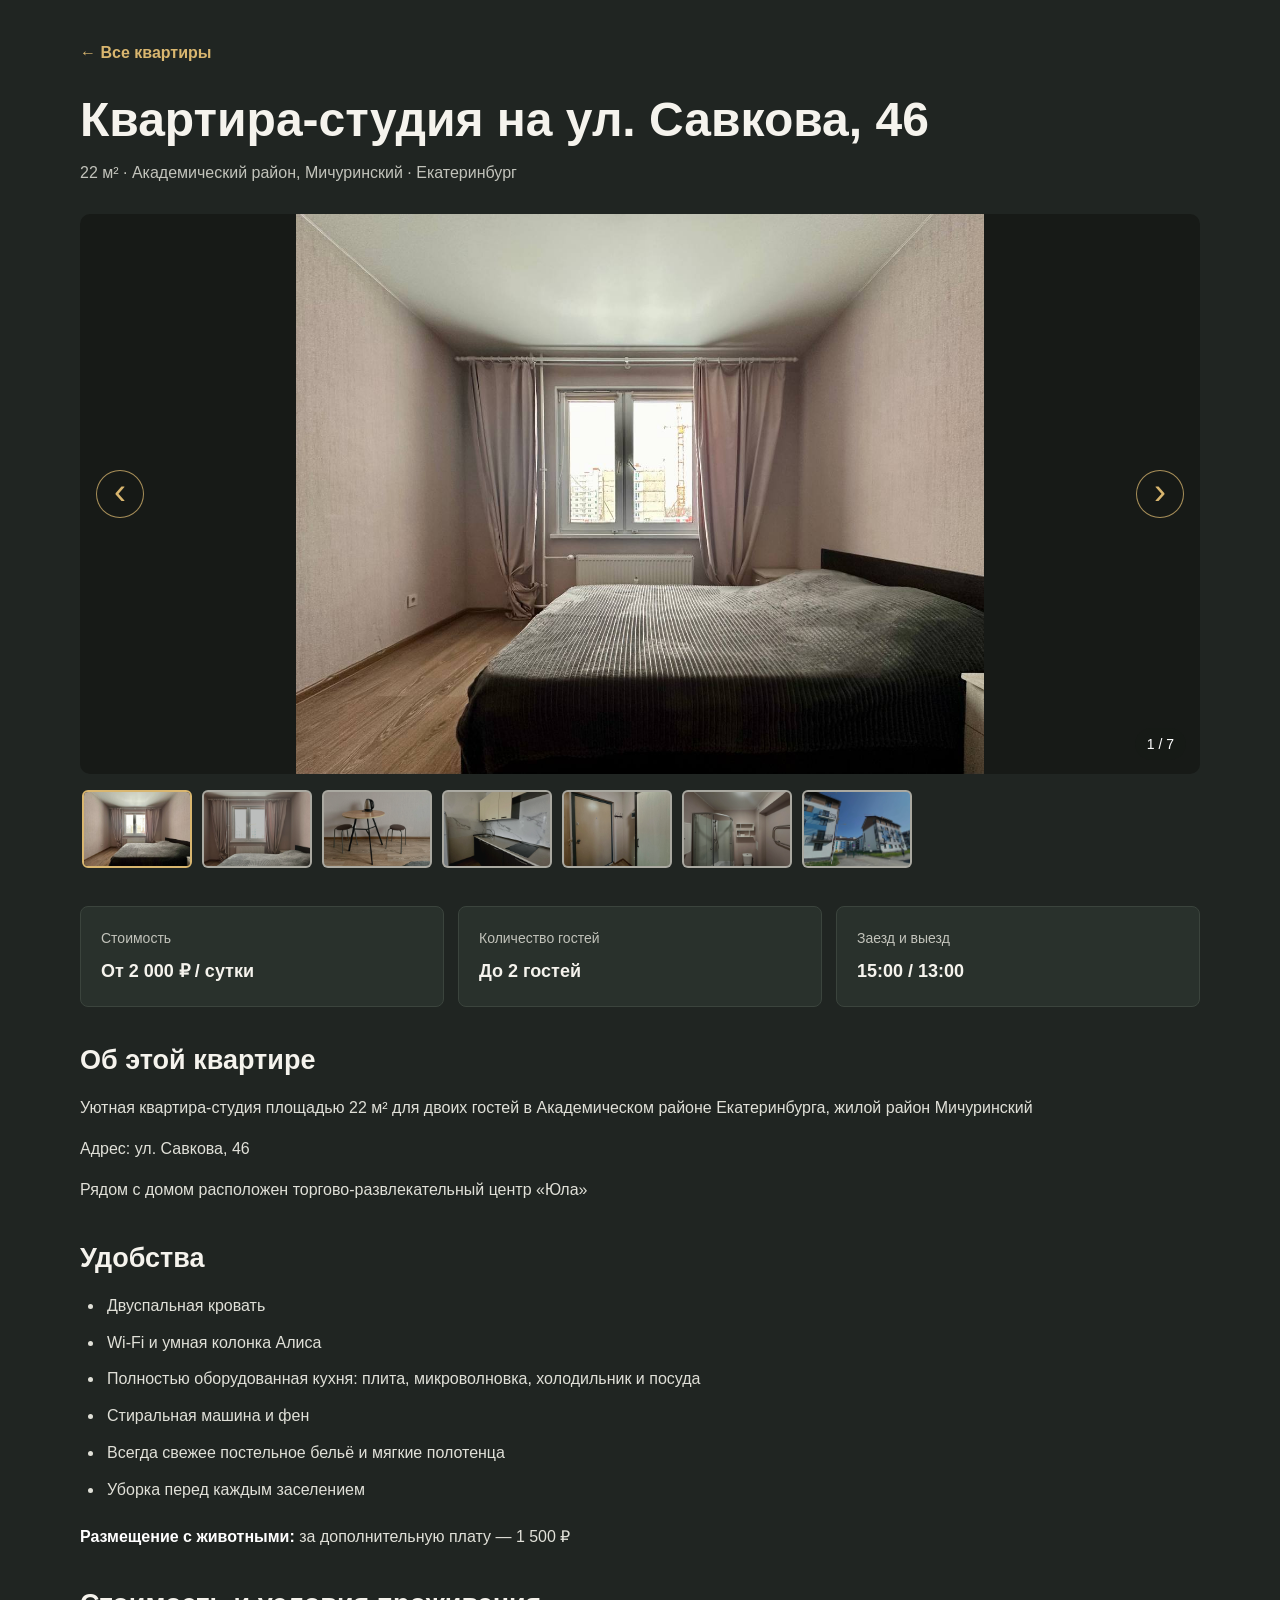
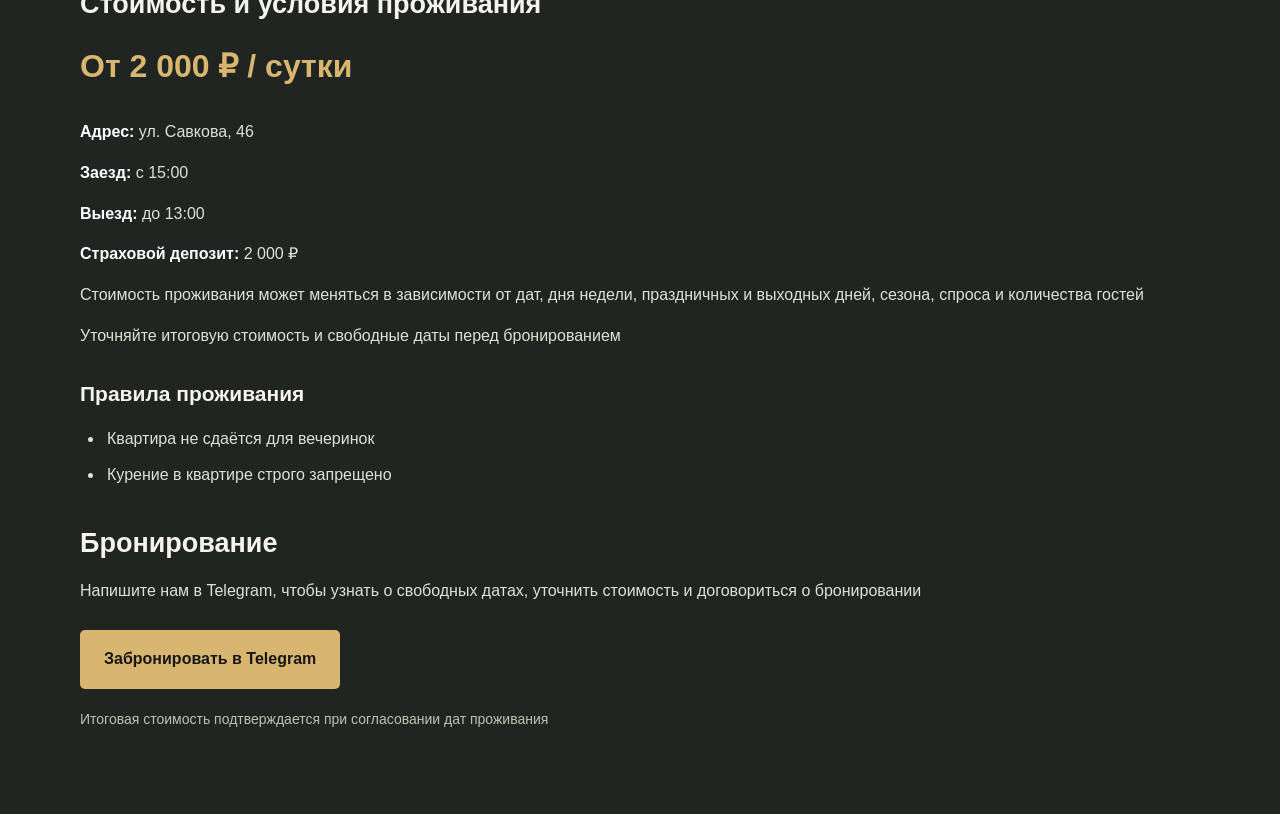
<file: apartment-9.html>
<!DOCTYPE html>
<html lang="ru">
<head>
  <meta charset="UTF-8">
  <meta name="viewport" content="width=device-width, initial-scale=1.0">

  <title>Квартира-студия на ул. Савкова, 46 — ANASTAY</title>
  <meta name="description" content="Квартира-студия 22 м² для двоих в Академическом районе Екатеринбурга, Мичуринский, ул. Савкова, 46">

  <link rel="stylesheet" href="style.css">

  <style>
    .apartment-page {
      box-sizing: border-box;
      width: 100%;
      max-width: 1168px;
      margin: 0 auto;
      padding: 40px 24px 70px;
      color: #f5f1e8;
    }

    .apartment-page *,
    .apartment-page *::before,
    .apartment-page *::after {
      box-sizing: border-box;
    }

    .apartment-page .apartment-back {
      display: inline-block;
      margin-bottom: 26px;
      color: #d9b66f;
      text-decoration: none;
      font-weight: 600;
    }

    .apartment-page .apartment-back:hover {
      color: #f2d99d;
    }

    .apartment-page h1 {
      margin: 0 0 12px;
      color: #f5f1e8;
      font-size: clamp(30px, 5vw, 48px);
      line-height: 1.15;
    }

    .apartment-page .apartment-subtitle {
      margin: 0 0 28px;
      color: #c2c3bb;
      line-height: 1.7;
    }

    /* Карусель фотографий */

    .apartment-page .apartment-gallery {
      display: block;
      width: 100%;
      margin: 0 0 26px;
    }

    .apartment-page .gallery-main {
      position: relative;
      display: block;
      width: 100%;
      height: clamp(280px, 52vw, 560px);
      overflow: hidden;
      border-radius: 10px;
      background: #171a17;
    }

    .apartment-page img.apartment-main-photo {
      display: block;
      width: 100%;
      height: 100%;
      min-height: 0;
      margin: 0;
      padding: 0;
      object-fit: contain;
      object-position: center;
      border: 0;
      border-radius: 0;
      background: #171a17;
      cursor: zoom-in;
    }

    .apartment-page .gallery-arrow {
      position: absolute;
      top: 50%;
      z-index: 5;
      display: flex;
      align-items: center;
      justify-content: center;
      width: 48px;
      height: 48px;
      margin: 0;
      padding: 0 0 4px;
      transform: translateY(-50%);
      border: 1px solid rgba(217, 182, 111, 0.75);
      border-radius: 50%;
      background: rgba(23, 26, 23, 0.85);
      color: #d9b66f;
      font-family: Arial, sans-serif;
      font-size: 36px;
      line-height: 1;
      cursor: pointer;
    }

    .apartment-page .gallery-arrow:hover {
      background: #373a31;
    }

    .apartment-page .gallery-prev {
      left: 16px;
      right: auto;
    }

    .apartment-page .gallery-next {
      right: 16px;
      left: auto;
    }

    .apartment-page .gallery-counter {
      position: absolute;
      right: 14px;
      bottom: 14px;
      z-index: 5;
      padding: 7px 12px;
      border-radius: 20px;
      background: rgba(23, 26, 23, 0.85);
      color: #fff;
      font-size: 14px;
      line-height: 1.3;
    }

    .apartment-page .gallery-thumbnails {
      display: flex;
      flex-direction: row;
      flex-wrap: nowrap;
      align-items: center;
      gap: 10px;
      width: 100%;
      margin: 12px 0 0;
      padding: 4px 2px 12px;
      overflow-x: auto;
      overflow-y: hidden;
      overscroll-behavior-x: contain;
      scrollbar-width: thin;
    }

    .apartment-page .gallery-thumbnails img {
      display: block;
      flex: 0 0 110px;
      width: 110px;
      min-width: 110px;
      max-width: 110px;
      height: 78px;
      min-height: 78px;
      max-height: 78px;
      margin: 0;
      padding: 0;
      object-fit: cover;
      object-position: center;
      border: 2px solid transparent;
      border-radius: 6px;
      background: #e5e1d7;
      opacity: 0.7;
      cursor: pointer;
    }

    .apartment-page .gallery-thumbnails img:hover {
      opacity: 0.9;
    }

    .apartment-page .gallery-thumbnails img.active {
      border-color: #d9b66f;
      opacity: 1;
    }

    /* Краткая информация */

    .apartment-page .apartment-info {
      display: grid;
      grid-template-columns: repeat(3, minmax(0, 1fr));
      gap: 14px;
      margin: 26px 0;
    }

    .apartment-page .apartment-info-item {
      min-width: 0;
      padding: 20px;
      border: 1px solid #e6e1d7;
      border-radius: 8px;
      background: #fff;
      color: #292b25;
    }

    .apartment-page .apartment-info-item span {
      display: block;
      margin-bottom: 8px;
      color: #77766f;
      font-size: 14px;
    }

    .apartment-page .apartment-info-item strong {
      color: #292b25;
      font-size: 18px;
    }

    /* Описание и условия */

    .apartment-page .apartment-section {
      margin-top: 36px;
      color: #e8e6de;
      line-height: 1.8;
    }

    .apartment-page .apartment-section h2 {
      margin: 0 0 16px;
      color: #f5f1e8;
      font-size: 27px;
      line-height: 1.3;
    }

    .apartment-page .apartment-section h3 {
      margin: 24px 0 12px;
      color: #f5f1e8;
      font-size: 21px;
    }

    .apartment-page .apartment-section p {
      margin: 0 0 12px;
      color: #e0e0d8;
    }

    .apartment-page .apartment-section ul {
      margin: 10px 0 18px;
      padding-left: 24px;
      color: #e0e0d8;
    }

    .apartment-page .apartment-section li {
      margin-bottom: 8px;
      padding-left: 3px;
    }

    .apartment-page .apartment-section strong {
      color: #fff;
    }

    .apartment-page .apartment-price {
      margin: 12px 0 22px !important;
      color: #d9b66f !important;
      font-size: clamp(25px, 4vw, 32px);
      font-weight: 700;
    }

    .apartment-page .apartment-booking {
      display: inline-block;
      margin-top: 12px;
      padding: 15px 24px;
      border: 0;
      border-radius: 5px;
      background: #d9b66f;
      color: #171717;
      text-decoration: none;
      font-weight: 700;
      transition: background 0.2s ease;
    }

    .apartment-page .apartment-booking:hover {
      background: #c9a45a;
    }

    .apartment-page .apartment-note {
      margin-top: 18px !important;
      color: #bfc1b7 !important;
      font-size: 14px;
    }

    @media (max-width: 650px) {
      .apartment-page {
        padding: 26px 16px 45px;
      }

      .apartment-page .gallery-main {
        height: 300px;
        border-radius: 8px;
      }

      .apartment-page .gallery-arrow {
        width: 40px;
        height: 40px;
        font-size: 30px;
      }

      .apartment-page .gallery-prev {
        left: 10px;
      }

      .apartment-page .gallery-next {
        right: 10px;
      }

      .apartment-page .gallery-thumbnails img {
        flex-basis: 85px;
        width: 85px;
        min-width: 85px;
        max-width: 85px;
        height: 65px;
        min-height: 65px;
        max-height: 65px;
      }

      .apartment-page .apartment-info {
        grid-template-columns: 1fr;
      }

      .apartment-page .apartment-section h2 {
        font-size: 24px;
      }
    }
  </style>
</head>

<body>
  <main class="apartment-page">

    <a class="apartment-back" href="index.html#apartments">← Все квартиры</a>

    <h1>Квартира-студия на ул. Савкова, 46</h1>

    <p class="apartment-subtitle">
      22 м² · Академический район, Мичуринский · Екатеринбург
    </p>

    <!-- Карусель фотографий -->
    <div class="apartment-gallery">

      <div class="gallery-main">
        <button
          class="gallery-arrow gallery-prev"
          id="gallery-prev"
          type="button"
          aria-label="Предыдущее фото"
        >‹</button>

        <img
          class="apartment-main-photo"
          id="gallery-main"
          src="apartment-9-1.jpg"
          alt="Квартира-студия на улице Савкова, 46 — фото 1"
        >

        <button
          class="gallery-arrow gallery-next"
          id="gallery-next"
          type="button"
          aria-label="Следующее фото"
        >›</button>

        <div class="gallery-counter" id="gallery-counter">1 / 7</div>
      </div>

      <div class="gallery-thumbnails">
        <img src="apartment-9-1.jpg" alt="Фото 1" data-index="0" class="active">
        <img src="apartment-9-2.jpg" alt="Фото 2" data-index="1">
        <img src="apartment-9-3.jpg" alt="Фото 3" data-index="2">
        <img src="apartment-9-4.jpg" alt="Фото 4" data-index="3">
        <img src="apartment-9-5.jpg" alt="Фото 5" data-index="4">
        <img src="apartment-9-6.jpg" alt="Фото 6" data-index="5">
        <img src="apartment-9-7.jpg" alt="Фото 7" data-index="6">
      </div>

    </div>

    <!-- Краткая информация -->
    <div class="apartment-info">

      <div class="apartment-info-item">
        <span>Стоимость</span>
        <strong>От 2 000 ₽ / сутки</strong>
      </div>

      <div class="apartment-info-item">
        <span>Количество гостей</span>
        <strong>До 2 гостей</strong>
      </div>

      <div class="apartment-info-item">
        <span>Заезд и выезд</span>
        <strong>15:00 / 13:00</strong>
      </div>

    </div>

    <!-- Об объекте -->
    <section class="apartment-section">
      <h2>Об этой квартире</h2>

      <p>
        Уютная квартира-студия площадью 22 м² для двоих гостей
        в Академическом районе Екатеринбурга, жилой район Мичуринский
      </p>

      <p>
        Адрес: ул. Савкова, 46
      </p>

      <p>
        Рядом с домом расположен торгово-развлекательный центр «Юла»
      </p>
    </section>

    <!-- Удобства -->
    <section class="apartment-section">
      <h2>Удобства</h2>

      <ul>
        <li>Двуспальная кровать</li>
        <li>Wi-Fi и умная колонка Алиса</li>
        <li>
          Полностью оборудованная кухня: плита, микроволновка,
          холодильник и посуда
        </li>
        <li>Стиральная машина и фен</li>
        <li>Всегда свежее постельное бельё и мягкие полотенца</li>
        <li>Уборка перед каждым заселением</li>
      </ul>

      <p>
        <strong>Размещение с животными:</strong>
        за дополнительную плату — 1 500 ₽
      </p>
    </section>

    <!-- Стоимость и условия -->
    <section class="apartment-section">
      <h2>Стоимость и условия проживания</h2>

      <p class="apartment-price">От 2 000 ₽ / сутки</p>

      <p><strong>Адрес:</strong> ул. Савкова, 46</p>
      <p><strong>Заезд:</strong> с 15:00</p>
      <p><strong>Выезд:</strong> до 13:00</p>
      <p><strong>Страховой депозит:</strong> 2 000 ₽</p>

      <p>
        Стоимость проживания может меняться в зависимости от дат,
        дня недели, праздничных и выходных дней, сезона, спроса
        и количества гостей
      </p>

      <p>
        Уточняйте итоговую стоимость и свободные даты перед бронированием
      </p>

      <h3>Правила проживания</h3>

      <ul>
        <li>Квартира не сдаётся для вечеринок</li>
        <li>Курение в квартире строго запрещено</li>
      </ul>
    </section>

    <!-- Бронирование -->
    <section class="apartment-section">
      <h2>Бронирование</h2>

      <p>
        Напишите нам в Telegram, чтобы узнать о свободных датах,
        уточнить стоимость и договориться о бронировании
      </p>

      <a
        class="apartment-booking"
        href="https://t.me/nastya_miksonova"
        target="_blank"
        rel="noopener noreferrer"
      >Забронировать в Telegram</a>

      <p class="apartment-note">
        Итоговая стоимость подтверждается при согласовании дат проживания
      </p>
    </section>

  </main>

  <script>
    document.addEventListener("DOMContentLoaded", function () {
      const mainPhoto = document.getElementById("gallery-main");
      const thumbnails = Array.from(
        document.querySelectorAll(".gallery-thumbnails img")
      );
      const prevButton = document.getElementById("gallery-prev");
      const nextButton = document.getElementById("gallery-next");
      const counter = document.getElementById("gallery-counter");

      if (
        !mainPhoto ||
        !prevButton ||
        !nextButton ||
        !counter ||
        thumbnails.length === 0
      ) {
        console.error("Карусель: не найдены необходимые элементы");
        return;
      }

      const photos = thumbnails.map(function (thumbnail) {
        return thumbnail.getAttribute("src");
      });

      let currentIndex = 0;

      function showPhoto(index) {
        currentIndex = (index + photos.length) % photos.length;

        mainPhoto.src = photos[currentIndex];
        mainPhoto.alt =
          "Квартира-студия на улице Савкова, 46 — фото " +
          (currentIndex + 1);

        thumbnails.forEach(function (thumbnail, i) {
          const active = i === currentIndex;
          thumbnail.classList.toggle("active", active);

          if (active) {
            thumbnail.setAttribute("aria-current", "true");
          } else {
            thumbnail.removeAttribute("aria-current");
          }
        });

        counter.textContent =
          (currentIndex + 1) + " / " + photos.length;
      }

      prevButton.addEventListener("click", function () {
        showPhoto(currentIndex - 1);
      });

      nextButton.addEventListener("click", function () {
        showPhoto(currentIndex + 1);
      });

      thumbnails.forEach(function (thumbnail, index) {
        thumbnail.addEventListener("click", function () {
          showPhoto(index);
        });
      });

      document.addEventListener("keydown", function (event) {
        if (event.key === "ArrowLeft") {
          showPhoto(currentIndex - 1);
        } else if (event.key === "ArrowRight") {
          showPhoto(currentIndex + 1);
        }
      });

      mainPhoto.addEventListener("click", function () {
        window.open(photos[currentIndex], "_blank", "noopener");
      });

      mainPhoto.addEventListener("error", function () {
        mainPhoto.alt =
          "Не удалось загрузить фото. Проверьте имя файла в папке images";
      });

      showPhoto(0);
    });
  </script>
</body>
</html>
</file>
<file: style.css>
:root {
  --dark: #202522;
  --dark-soft: #29312c;
  --dark-card: #29312c;
  --gold: #dfb966;
  --gold-hover: #cda451;
  --white: #f5f3ed;
  --muted: #c8ccc5;
  --light-bg: #f5f3ed;
  --light-card: #ffffff;
  --light-text: #282b28;
  --light-muted: #686b64;
  --border-dark: rgba(255, 255, 255, 0.13);
  --border-light: #e7e3da;
  --container: 1190px;
}

* {
  box-sizing: border-box;
}

html {
  scroll-behavior: smooth;
  scroll-padding-top: 90px;
}

body {
  margin: 0;
  background: var(--dark);
  color: var(--white);
  font-family: Arial, Helvetica, sans-serif;
  font-size: 16px;
  line-height: 1.6;
}

img {
  max-width: 100%;
}

a {
  color: inherit;
  -webkit-tap-highlight-color: transparent;
}

button {
  font: inherit;
  -webkit-tap-highlight-color: transparent;
}

.container {
  width: min(var(--container), calc(100% - 40px));
  margin-inline: auto;
}

/* ==================================================
   ШАПКА
   ================================================== */

.header {
  position: relative;
  z-index: 10;
  background: var(--dark);
  color: var(--white);
  border-bottom: 1px solid var(--border-dark);
}

.header__inner {
  min-height: 86px;
  display: flex;
  align-items: center;
  justify-content: space-between;
  gap: 28px;
}

.logo {
  display: inline-flex;
  align-items: center;
  gap: 12px;
  flex-shrink: 0;
  color: var(--white);
  text-decoration: none;
  font-size: 20px;
  font-weight: 700;
  letter-spacing: 1.5px;
  white-space: nowrap;
}

.logo img {
  display: block;
  width: 42px;
  height: 42px;
  object-fit: contain;
}

.logo__text {
  display: inline-flex;
  flex-direction: column;
  line-height: 1.2;
  color: #dfb966;
  font-weight: 700;
}

.nav {
  display: flex;
  align-items: center;
  justify-content: center;
  gap: 28px;
}

.nav a {
  color: var(--white);
  font-size: 14px;
  text-decoration: none;
  transition: color .2s ease;
}

.nav a:hover {
  color: var(--gold);
}

.header__phone {
  color: var(--gold);
  font-size: 14px;
  font-weight: 700;
  text-decoration: none;
  white-space: nowrap;
}

/* ==================================================
   ОБЩИЕ КНОПКИ
   ================================================== */

.button {
  display: inline-flex;
  align-items: center;
  justify-content: center;
  min-height: 52px;
  margin-top: 28px;
  padding: 14px 26px;
  border: 1px solid var(--gold);
  border-radius: 3px;
  background: var(--gold);
  color: #171917;
  text-align: center;
  text-decoration: none;
  font-size: 14px;
  font-weight: 700;
  line-height: 1.4;
  transition: background .2s ease, transform .2s ease;
}

.button:hover {
  background: var(--gold-hover);
  border-color: var(--gold-hover);
  transform: translateY(-1px);
}

/* ==================================================
   ГЛАВНЫЙ ЭКРАН
   ================================================== */

.hero {
  position: relative;
  display: flex;
  align-items: center;
  min-height: 560px;
  overflow: hidden;
  background:
    linear-gradient(
      90deg,
      rgba(24, 29, 26, .92) 0%,
      rgba(24, 29, 26, .76) 52%,
      rgba(24, 29, 26, .30) 100%
    ),
    url("hero.jpg") center / cover no-repeat,
    var(--dark-soft);
  color: var(--white);
}

.hero__content {
  padding-top: 76px;
  padding-bottom: 76px;
}

.eyebrow {
  margin: 0 0 18px;
  color: var(--gold);
  font-size: 12px;
  font-weight: 700;
  letter-spacing: 3px;
  text-transform: uppercase;
}

.hero h1 {
  max-width: 760px;
  margin: 0;
  color: var(--white);
  font-family: Georgia, "Times New Roman", serif;
  font-size: clamp(40px, 5.5vw, 68px);
  font-weight: 400;
  line-height: 1.12;
  letter-spacing: -1px;
}

.hero__text {
  max-width: 580px;
  margin: 24px 0 0;
  color: #e1e2dc;
  font-size: 18px;
}

/* ==================================================
   СЕКЦИИ
   ================================================== */

.section {
  padding: 88px 0;
}

.section h2,
.about h2,
.contacts h2 {
  margin: 0 0 20px;
  font-family: Georgia, "Times New Roman", serif;
  font-size: clamp(32px, 4vw, 46px);
  font-weight: 400;
  line-height: 1.2;
}

.section__text {
  margin: 0 0 38px;
  color: var(--light-muted);
}

/* ==================================================
   КАТАЛОГ КВАРТИР — СВЕТЛЫЕ КАРТОЧКИ
   ================================================== */

.apartments {
  background: var(--light-bg);
  color: var(--light-text);
}

.apartments h2 {
  color: var(--light-text);
}

.apartments .section__text {
  color: var(--light-muted);
}

.apartments__grid {
  display: grid;
  grid-template-columns: repeat(3, minmax(0, 1fr));
  align-items: stretch;
  gap: 24px;
}

.apartment-card {
  display: flex;
  flex-direction: column;
  min-width: 0;
  overflow: hidden;
  border: 1px solid var(--border-light);
  background: var(--light-card);
  color: var(--light-text);
}

.apartment-card__image-link {
  display: block;
  overflow: hidden;
  background: #e8e5de;
}

.apartment-card__image {
  display: block;
  width: 100%;
  height: 250px;
  object-fit: cover;
  transition: transform .3s ease;
}

.apartment-card__image-link:hover .apartment-card__image {
  transform: scale(1.025);
}

.apartment-card__content {
  display: flex;
  flex: 1;
  flex-direction: column;
  align-items: flex-start;
  padding: 22px 24px 24px;
  background: var(--light-card);
  color: var(--light-text);
}

.apartment-card__title,
.apartment-card h3 {
  margin: 0 0 18px;
  color: var(--light-text);
  font-family: Georgia, "Times New Roman", serif;
  font-size: 24px;
  font-weight: 400;
  line-height: 1.3;
}

.apartment-card__description {
  min-height: 48px;
  margin: 0 0 18px;
  color: var(--light-muted);
  font-size: 14px;
  line-height: 1.65;
}

.apartment-card__price {
  margin: 0 0 18px;
  color: var(--light-text);
  font-size: 14px;
  font-weight: 700;
}

.apartment-card__price span {
  color: var(--light-muted);
  font-weight: 400;
}

.apartment-card__link {
  display: inline-block;
  margin-top: auto;
  margin-bottom: 14px;
  padding-top: 8px;
  color: #8d6520;
  font-size: 14px;
  font-weight: 700;
  text-decoration: none;
}

.apartment-card__link:hover {
  color: #b08435;
}

/* Кнопки бронирования в карточках */

.apartment-card__buttons {
  display: flex;
  flex-direction: column;
  gap: 10px;
  width: 100%;
  margin-top: 4px;
}

.apartment-card__button {
  display: flex;
  align-items: center;
  justify-content: center;
  width: 100%;
  min-height: 52px;
  padding: 12px 10px;
  border: 0;
  border-radius: 5px;
  background: var(--gold);
  color: #171917;
  text-align: center;
  text-decoration: none;
  font-size: 14px;
  font-weight: 700;
  line-height: 1.4;
  transition: background .2s ease, transform .2s ease;
}

.apartment-card__button:hover {
  background: var(--gold-hover);
  color: #171917;
  transform: translateY(-1px);
}

/* ==================================================
   БЛОК О НАС
   ================================================== */

.about {
  background: var(--dark-soft);
  color: var(--white);
}

.about h2 {
  color: var(--white);
}

.about__content {
  max-width: 850px;
}

.about__content p:not(.eyebrow) {
  max-width: 760px;
  margin-top: 18px;
  color: var(--muted);
}

/* ==================================================
   КОНТАКТЫ
   ================================================== */

.contacts {
  background: var(--dark);
  color: var(--white);
  text-align: center;
}

.contacts h2 {
  color: var(--white);
}

.contacts__content {
  max-width: 760px;
}

.contacts__content > p:not(.eyebrow) {
  margin-top: 18px;
  color: var(--muted);
}

.contact-buttons {
  display: flex;
  flex-wrap: wrap;
  align-items: center;
  justify-content: center;
  gap: 14px;
  margin: 26px 0 18px;
}

.contact-button {
  display: inline-flex;
  align-items: center;
  justify-content: center;
  min-height: 52px;
  padding: 14px 24px;
  border: 0;
  border-radius: 5px;
  text-align: center;
  text-decoration: none;
  font-weight: 700;
  line-height: 1.4;
  transition: background .2s ease, transform .2s ease;
}

.contact-button:hover {
  transform: translateY(-1px);
}

.contact-button--telegram {
  background: #229ed9;
  color: #fff;
}

.contact-button--telegram:hover {
  background: #1889bf;
  color: #fff;
}

.contact-button--vk {
  background: #0077ff;
  color: #fff;
}

.contact-button--vk:hover {
  background: #0066dc;
  color: #fff;
}

.contact-button--gold {
  margin-top: 12px;
  background: var(--gold);
  color: #171917;
}

.contact-button--gold:hover {
  background: var(--gold-hover);
  color: #171917;
}

/* ==================================================
   ПОДВАЛ
   ================================================== */

.footer {
  padding: 34px 0;
  border-top: 1px solid var(--border-dark);
  background: var(--dark);
  color: #d9dcd6;
}

.footer__inner {
  display: flex;
  align-items: center;
  justify-content: space-between;
  flex-wrap: wrap;
  gap: 20px;
}

.footer__inner p {
  margin: 0;
  color: var(--muted);
  font-size: 13px;
}

.footer__socials {
  display: flex;
  flex-wrap: wrap;
  gap: 18px;
}

.footer__socials a {
  color: var(--white);
  font-size: 14px;
  text-decoration: none;
}

.footer__socials a:hover {
  color: var(--gold);
}

/* ==================================================
   СТРАНИЦЫ КВАРТИР
   Весь фон страницы тёмный, без светлых полос.
   Эти правила переопределяют встроенные стили HTML.
   ================================================== */

body:has(.apartment-page) {
  min-height: 100vh;
  background: var(--dark) !important;
  color: var(--white);
}

body:has(.apartment-page) .apartment-page {
  width: 100%;
  max-width: 1168px;
  min-height: 100vh;
  margin: 0 auto;
  padding: 40px 24px 70px;
  background: var(--dark) !important;
  color: var(--white);
}

.apartment-page,
.apartment-page * {
  box-sizing: border-box;
}

.apartment-page h1 {
  color: var(--white);
}

.apartment-page .apartment-back {
  display: inline-block;
  margin-bottom: 26px;
  color: var(--gold);
  font-weight: 600;
  text-decoration: none;
}

.apartment-page .apartment-back:hover {
  color: #f2d99d;
}

.apartment-page .apartment-subtitle {
  margin: 0 0 28px;
  color: #c2c3bb;
  line-height: 1.7;
}

/* Галерея */

.apartment-page .apartment-gallery {
  display: block;
  width: 100%;
  margin: 0 0 26px;
  background: var(--dark) !important;
}

.apartment-page .gallery-main {
  position: relative;
  display: block;
  width: 100%;
  height: clamp(280px, 52vw, 560px);
  overflow: hidden;
  border-radius: 10px;
  background: #171a17;
}

.apartment-page img.apartment-main-photo {
  display: block;
  width: 100%;
  height: 100%;
  min-height: 0;
  margin: 0;
  padding: 0;
  border: 0;
  border-radius: 0;
  background: #171a17;
  object-fit: contain;
  object-position: center;
  cursor: zoom-in;
}

.apartment-page .gallery-arrow {
  position: absolute;
  top: 50%;
  z-index: 5;
  display: flex;
  align-items: center;
  justify-content: center;
  width: 48px;
  height: 48px;
  margin: 0;
  padding: 0 0 4px;
  transform: translateY(-50%);
  border: 1px solid rgba(223, 185, 102, .75);
  border-radius: 50%;
  background: rgba(23, 26, 23, .85);
  color: var(--gold);
  font-family: Arial, sans-serif;
  font-size: 36px;
  line-height: 1;
  cursor: pointer;
}

.apartment-page .gallery-arrow:hover {
  background: #373a31;
}

.apartment-page .gallery-prev {
  left: 16px;
}

.apartment-page .gallery-next {
  right: 16px;
}

.apartment-page .gallery-counter {
  position: absolute;
  right: 14px;
  bottom: 14px;
  z-index: 5;
  padding: 7px 12px;
  border-radius: 20px;
  background: rgba(23, 26, 23, .85);
  color: #fff;
  font-size: 14px;
  line-height: 1.3;
}

.apartment-page .gallery-thumbnails {
  display: flex;
  flex-direction: row;
  flex-wrap: nowrap;
  align-items: center;
  gap: 10px;
  width: 100%;
  margin: 12px 0 0;
  padding: 4px 2px 12px;
  overflow-x: auto;
  overflow-y: hidden;
  overscroll-behavior-x: contain;
  scrollbar-width: thin;
  background: var(--dark) !important;
}

.apartment-page .gallery-thumbnails img {
  display: block;
  flex: 0 0 110px;
  width: 110px;
  min-width: 110px;
  max-width: 110px;
  height: 78px;
  min-height: 78px;
  max-height: 78px;
  margin: 0;
  padding: 0;
  border: 2px solid transparent;
  border-radius: 6px;
  background: #171a17;
  object-fit: cover;
  object-position: center;
  opacity: .7;
  cursor: pointer;
}

.apartment-page .gallery-thumbnails img:hover {
  opacity: .9;
}

.apartment-page .gallery-thumbnails img.active {
  border-color: var(--gold);
  opacity: 1;
}

/* Информационные карточки — тёмные */

.apartment-page .apartment-info {
  display: grid;
  grid-template-columns: repeat(3, minmax(0, 1fr));
  gap: 14px;
  margin: 26px 0;
  background: var(--dark) !important;
}

.apartment-page .apartment-info-item {
  min-width: 0;
  padding: 20px;
  border: 1px solid #3b443d !important;
  border-radius: 8px;
  background: var(--dark-soft) !important;
  color: var(--white) !important;
}

.apartment-page .apartment-info-item span {
  display: block;
  margin-bottom: 8px;
  color: #c2c3bb !important;
  font-size: 14px;
}

.apartment-page .apartment-info-item strong {
  color: var(--white) !important;
  font-size: 18px;
}

/* Описание, удобства, правила и цены */

.apartment-page .apartment-section {
  margin-top: 36px;
  background: var(--dark) !important;
  color: #e8e6de;
  line-height: 1.8;
}

.apartment-page .apartment-section h2 {
  margin: 0 0 16px;
  color: var(--white);
  font-size: 27px;
  line-height: 1.3;
}

.apartment-page .apartment-section h3 {
  margin: 24px 0 12px;
  color: var(--white);
  font-size: 21px;
}

.apartment-page .apartment-section p {
  margin: 0 0 12px;
  color: #e0e0d8;
}

.apartment-page .apartment-section ul {
  margin: 10px 0 18px;
  padding-left: 24px;
  background: var(--dark) !important;
  color: #e0e0d8;
}

.apartment-page .apartment-section li {
  margin-bottom: 8px;
  padding-left: 3px;
  color: #e0e0d8;
}

.apartment-page .apartment-section strong {
  color: #fff;
}

.apartment-page .apartment-price {
  margin: 12px 0 22px !important;
  color: var(--gold) !important;
  font-size: clamp(25px, 4vw, 32px);
  font-weight: 700;
}

.apartment-page .apartment-booking {
  display: inline-flex;
  align-items: center;
  justify-content: center;
  min-height: 52px;
  margin-top: 12px;
  padding: 15px 24px;
  border: 0;
  border-radius: 5px;
  background: var(--gold);
  color: #171917;
  font-weight: 700;
  text-decoration: none;
  transition: background .2s ease;
}

.apartment-page .apartment-booking:hover {
  background: var(--gold-hover);
}

.apartment-page .apartment-note {
  margin-top: 18px !important;
  color: #bfc1b7 !important;
  font-size: 14px;
}

/* ==================================================
   ПЛАНШЕТЫ
   ================================================== */

@media (max-width: 950px) {
  .header__inner {
    flex-wrap: wrap;
    padding-top: 16px;
    padding-bottom: 16px;
  }

  .nav {
    order: 3;
    width: 100%;
    gap: 20px;
  }

  .apartments__grid {
    grid-template-columns: repeat(2, minmax(0, 1fr));
  }

  .apartment-card__image {
    height: 230px;
  }

  .section {
    padding: 76px 0;
  }
}

/* ==================================================
   МОБИЛЬНЫЕ УСТРОЙСТВА
   ================================================== */

@media (max-width: 650px) {
  .container {
    width: calc(100% - 28px);
  }

  .header__inner {
    gap: 14px;
  }

  .logo {
    font-size: 17px;
    letter-spacing: 1px;
  }

  .logo img {
    width: 34px;
    height: 34px;
  }

  .header__phone {
    font-size: 12px;
  }

  .nav {
    justify-content: space-between;
    gap: 12px;
  }

  .nav a {
    font-size: 12px;
  }

  .hero {
    min-height: 440px;
    background-position: 58% center;
  }

  .hero__content {
    padding-top: 55px;
    padding-bottom: 55px;
  }

  .hero h1 {
    font-size: 42px;
  }

  .hero__text {
    font-size: 16px;
  }

  .section {
    padding: 58px 0;
  }

  .apartments__grid {
    grid-template-columns: 1fr;
    gap: 20px;
  }

  .apartment-card__image {
    height: 250px;
  }

  .apartment-card__content {
    padding: 20px;
  }

  .apartment-card__title,
  .apartment-card h3 {
    min-height: 0;
    font-size: 23px;
  }

  .apartment-card__description {
    min-height: 0;
  }

  .apartment-card__button {
    min-height: 50px;
    font-size: 13px;
  }

  .contact-buttons {
    flex-direction: column;
  }

  .contact-button {
    width: 100%;
  }

  .footer__inner {
    flex-direction: column;
    align-items: flex-start;
  }

  /* Внутренние страницы квартир */

  body:has(.apartment-page) {
    background: var(--dark) !important;
  }

  body:has(.apartment-page) .apartment-page {
    width: 100%;
    min-height: 100vh;
    padding: 26px 16px 45px;
    background: var(--dark) !important;
  }

  .apartment-page .gallery-main {
    height: 300px;
    border-radius: 8px;
  }

  .apartment-page .gallery-arrow {
    width: 40px;
    height: 40px;
    font-size: 30px;
  }

  .apartment-page .gallery-prev {
    left: 10px;
  }

  .apartment-page .gallery-next {
    right: 10px;
  }

  .apartment-page .gallery-thumbnails img {
    flex-basis: 85px;
    width: 85px;
    min-width: 85px;
    max-width: 85px;
    height: 65px;
    min-height: 65px;
    max-height: 65px;
  }

  .apartment-page .apartment-info {
    grid-template-columns: 1fr;
  }

  .apartment-page .apartment-section h2 {
    font-size: 24px;
  }
}
/* Белые заголовки на страницах квартир */
.apartment-page h1,
.apartment-page h2,
.apartment-page h3,
.apartment-page h4 {
    color: #f5f3ed !important;
}

/* Цена остаётся золотой */
.apartment-page .apartment-price,
.apartment-page .price,
.apartment-page .price-value {
    color: #dfb966 !important;
}
</file>
